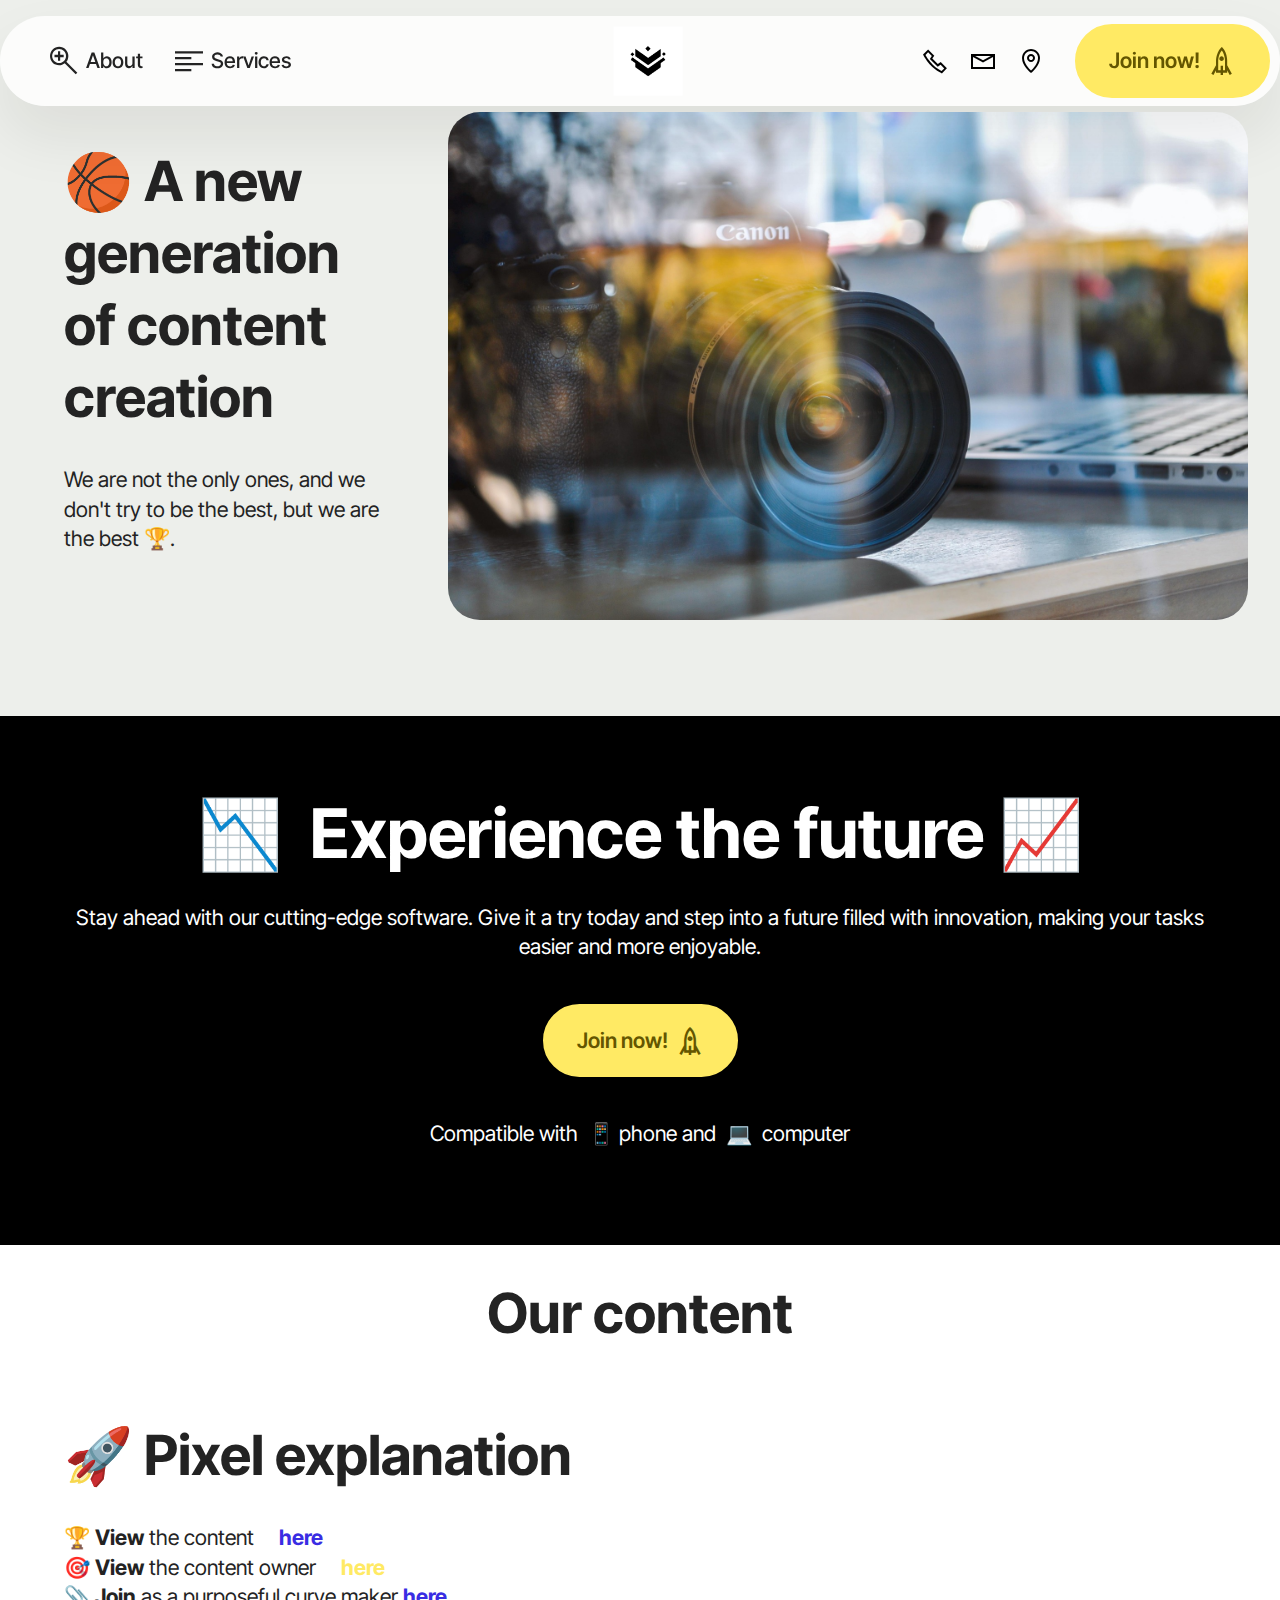
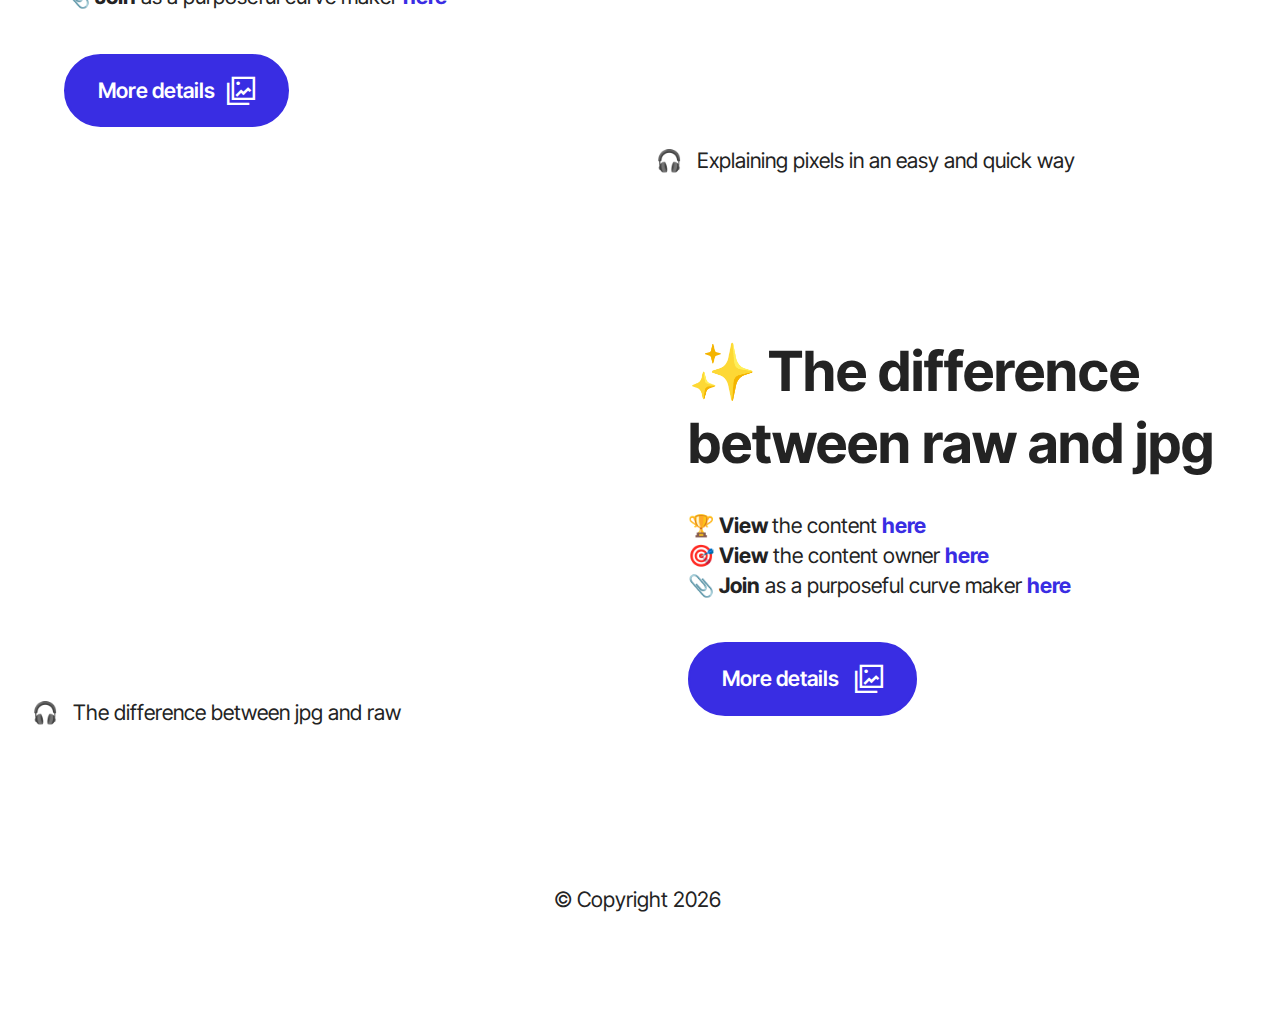
<file: index.html>
<!DOCTYPE html>
<html  >
<head>
  <!-- Site made with Mobirise Website Builder v6.0.6, https://mobirise.com -->
  <meta charset="UTF-8">
  <meta http-equiv="X-UA-Compatible" content="IE=edge">
  <meta name="generator" content="Mobirise v6.0.6, mobirise.com">
  <meta name="viewport" content="width=device-width, initial-scale=1, minimum-scale=1">
  <link rel="shortcut icon" href="assets/images/mbr-1.png" type="image/x-icon">
  <meta name="description" content="">
  
  
  <title>Home</title>
  <link rel="stylesheet" href="assets/web/assets/mobirise-icons2/mobirise2.css">
  <link rel="stylesheet" href="assets/bootstrap/css/bootstrap.min.css">
  <link rel="stylesheet" href="assets/bootstrap/css/bootstrap-grid.min.css">
  <link rel="stylesheet" href="assets/bootstrap/css/bootstrap-reboot.min.css">
  <link rel="stylesheet" href="assets/dropdown/css/style.css">
  <link rel="stylesheet" href="assets/theme/css/style.css">
  <link rel="preload" href="https://fonts.googleapis.com/css?family=Inter+Tight:100,200,300,400,500,600,700,800,900,100i,200i,300i,400i,500i,600i,700i,800i,900i&display=swap" as="style" onload="this.onload=null;this.rel='stylesheet'">
  <noscript><link rel="stylesheet" href="https://fonts.googleapis.com/css?family=Inter+Tight:100,200,300,400,500,600,700,800,900,100i,200i,300i,400i,500i,600i,700i,800i,900i&display=swap"></noscript>
  <link rel="preload" as="style" href="assets/mobirise/css/mbr-additional.css?v=aFgQM0"><link rel="stylesheet" href="assets/mobirise/css/mbr-additional.css?v=aFgQM0" type="text/css">

  
  
  
</head>
<body>
  
  <section data-bs-version="5.1" class="menu menu3 cid-uT8oaipbM6" once="menu" id="menu03-0">
	

	<nav class="navbar navbar-dropdown navbar-fixed-top navbar-expand-lg">
		<div class="container">
			<div class="navbar-brand">
				<span class="navbar-logo">
					<a href="index.html">
						<img src="assets/images/mbr-1.png" alt="ken zey" style="height: 4.3rem;">
					</a>
				</span>
				
			</div>
			<button class="navbar-toggler" type="button" data-toggle="collapse" data-bs-toggle="collapse" data-target="#navbarSupportedContent" data-bs-target="#navbarSupportedContent" aria-controls="navbarNavAltMarkup" aria-expanded="false" aria-label="Toggle navigation">
				<div class="hamburger">
					<span></span>
					<span></span>
					<span></span>
					<span></span>
				</div>
			</button>
			<div class="collapse navbar-collapse" id="navbarSupportedContent">
				<ul class="navbar-nav nav-dropdown" data-app-modern-menu="true"><li class="nav-item">
						<a class="nav-link link text-black text-primary display-4" href="index.html"><span class="mobi-mbri mobi-mbri-zoom-in mbr-iconfont mbr-iconfont-btn"></span>About</a>
					</li>
					<li class="nav-item">
						<a class="nav-link link text-black show text-primary display-4" href="index.html#video05-3" aria-expanded="false"><span class="mobi-mbri mobi-mbri-align-left mbr-iconfont mbr-iconfont-btn"></span>Services</a>
					</li></ul>
				<div class="icons-menu">
					<a class="iconfont-wrapper" href="page1.html#form03-b">
						<span class="p-2 mbr-iconfont mobi-mbri-phone mobi-mbri"></span>
					</a>
					<a class="iconfont-wrapper" href="page1.html#form03-b">
						<span class="p-2 mbr-iconfont mobi-mbri-letter mobi-mbri"></span>
					</a>
					<a class="iconfont-wrapper" href="page1.html#form03-b">
						<span class="p-2 mbr-iconfont mobi-mbri-map-pin mobi-mbri"></span>
					</a>
					
				</div>
				<div class="navbar-buttons mbr-section-btn"><a class="btn btn-danger display-4" href="page1.html"><span class="mobi-mbri mobi-mbri-rocket mbr-iconfont mbr-iconfont-btn"></span> Join now!</a></div>
			</div>
		</div>
	</nav>
</section>

<section data-bs-version="5.1" class="header1 cid-uT8owG5OhV" id="header01-1">
	

	
	

	<div class="container-fluid">
		<div class="row justify-content-center">
			<div class="col-12 col-md-12 col-lg-8 image-wrapper">
				<img class="w-100" src="assets/images/mbr.jpg" alt="Mobirise Website Builder">
			</div>
			<div class="col-12 col-lg col-md-12">
				<div class="text-wrapper align-left">
					<h1 class="mbr-section-title mbr-fonts-style mb-4 display-2"><strong>🏀 A new generation of content creation</strong></h1>
					<p class="mbr-text mbr-fonts-style mb-4 display-7">
						We are not the only ones, and we don't try to be the best, but we are the best 🏆.
					</p>
					
				</div>
			</div>
		</div>
	</div>
</section>

<section data-bs-version="5.1" class="header19 cid-uT8qOipTr6" id="header19-2">
  

  
  
  <div class="container">
    <div class="row">
      <div class="content-wrap col-12 col-md-12">
        <h1 class="mbr-section-title mbr-fonts-style mb-4 display-1">
          <strong>📉&nbsp; Experience the future 📈</strong></h1>
        <p class="mbr-fonts-style mbr-text mb-4 display-7">
          Stay ahead with our cutting-edge software. Give it a try today and step into a future filled with innovation,
          making your tasks easier and more enjoyable.
        </p>
        <div class="mbr-section-btn"><a class="btn btn-danger display-7" href="page1.html"><span class="mobi-mbri mobi-mbri-rocket mbr-iconfont mbr-iconfont-btn"></span>
            Join now!
          </a></div>
        <p class="mbr-fonts-style mbr-description mt-4 display-7">
          Compatible with&nbsp; 📱 phone and&nbsp; 💻&nbsp; computer
        </p>
      </div>
    </div>
  </div>
</section>

<section data-bs-version="5.1" class="video05 cid-uT8rcaxsiq" id="video05-3">
    

    
    

    <div class="container">
        <div class="row justify-content-center">
          <div class="col-12">
            <div class="title-wrapper mb-5">
                <h4 class="mbr-section-maintitle mbr-fonts-style mb-0 display-2"><strong>Our content</strong></h4>
            </div>
          </div>
            <div class="col-12 col-md">
                <div class="text-wrapper">
                    <h2 class="mb-4 mbr-fonts-style mbr-section-title display-2"><strong>🚀 Pixel explanation&nbsp;</strong></h2>
                    <p class="mbr-text mb-4 mbr-fonts-style display-7">🏆&nbsp;<strong>View</strong> the content&nbsp; &nbsp; &nbsp;<a href="page2.html" class="text-primary"><strong>here</strong></a><br>🎯&nbsp;<strong>View</strong> the content owner&nbsp; &nbsp; &nbsp;<a href="page2.html" class="text-danger text-primary"><strong>here</strong></a><br>📎&nbsp;<strong>Join</strong> as a purposeful curve maker <a href="page1.html" class="text-primary"><strong>here</strong></a><br></p>
                    <div class="mbr-section-btn mb-4"><a class="btn btn-primary display-7" href="page2.html"><span class="mobi-mbri mobi-mbri-photo mbr-iconfont mbr-iconfont-btn"></span>
                            More details&nbsp;</a></div>
                </div>
            </div>
            <div class="col-12 col-md-6 video-block">
                <div class="mbr-figure"><iframe class="mbr-embedded-video" src="https://www.youtube.com/embed/BjPh2HFbyQU?rel=0&amp;amp;mute=1&amp;showinfo=0&amp;autoplay=1&amp;loop=0" width="1280" height="720" frameborder="0" allowfullscreen></iframe></div>
                <p class="mbr-description mbr-fonts-style mt-3 display-4">
                    🎧&nbsp; &nbsp;Explaining pixels in an easy and quick way
                </p>
            </div>
        </div>
    </div>
</section>

<section data-bs-version="5.1" class="video05 cid-uT8rB9UYwj" id="video05-4">
    

    
    

    <div class="container">
        <div class="row justify-content-center">
          <div class="col-12">
            <div class="title-wrapper mb-5">
                
            </div>
          </div>
            <div class="col-12 col-md">
                <div class="text-wrapper">
                    <h2 class="mb-4 mbr-fonts-style mbr-section-title display-2"><strong>✨ The difference between raw and jpg</strong></h2>
                    <p class="mbr-text mb-4 mbr-fonts-style display-7">🏆&nbsp;<strong>View </strong>the content <a href="page3.html" class="text-primary"><strong>here</strong></a>
<br>🎯&nbsp;<strong>View</strong> the content owner <a href="page3.html" class="text-primary"><strong>here</strong></a>
<br>📎&nbsp;<strong>Join</strong> as a purposeful curve maker <a href="page1.html" class="text-primary"><strong>here</strong></a></p>
                    <div class="mbr-section-btn mb-4"><a class="btn btn-primary display-7" href="page3.html"><span class="mobi-mbri mobi-mbri-photo mbr-iconfont mbr-iconfont-btn"></span>
                            More details&nbsp;&nbsp;</a></div>
                </div>
            </div>
            <div class="col-12 col-md-6 video-block">
                <div class="mbr-figure"><iframe class="mbr-embedded-video" src="https://www.youtube.com/embed/uH6Lsxgx9Dg?rel=0&amp;amp;mute=1&amp;showinfo=0&amp;autoplay=1&amp;loop=1&amp;playlist=uH6Lsxgx9Dg" width="1280" height="720" frameborder="0" allowfullscreen></iframe></div>
                <p class="mbr-description mbr-fonts-style mt-3 display-4">🎧&nbsp; &nbsp;The difference between jpg and raw</p>
            </div>
        </div>
    </div>
</section>

<section data-bs-version="5.1" class="footer4 cid-v2bYqZytHE" once="footers" id="footer04-g">

    

    

    <div class="container">
        <div class="media-container-row align-center mbr-white">
            <div class="col-12">
                <p class="mbr-text mb-0 mbr-fonts-style display-7">
                    © Copyright 2026&nbsp;</p>
            </div>
        </div>
    </div>
</section><section class="display-7" style="padding: 0;align-items: center;justify-content: center;flex-wrap: wrap;    align-content: center;display: flex;position: relative;height: 4rem;"></section><script src="assets/bootstrap/js/bootstrap.bundle.min.js"></script>  <script src="assets/smoothscroll/smooth-scroll.js"></script>  <script src="assets/ytplayer/index.js"></script>  <script src="assets/dropdown/js/navbar-dropdown.js"></script>  <script src="assets/theme/js/script.js"></script>  
  
  
</body>
</html>
</file>
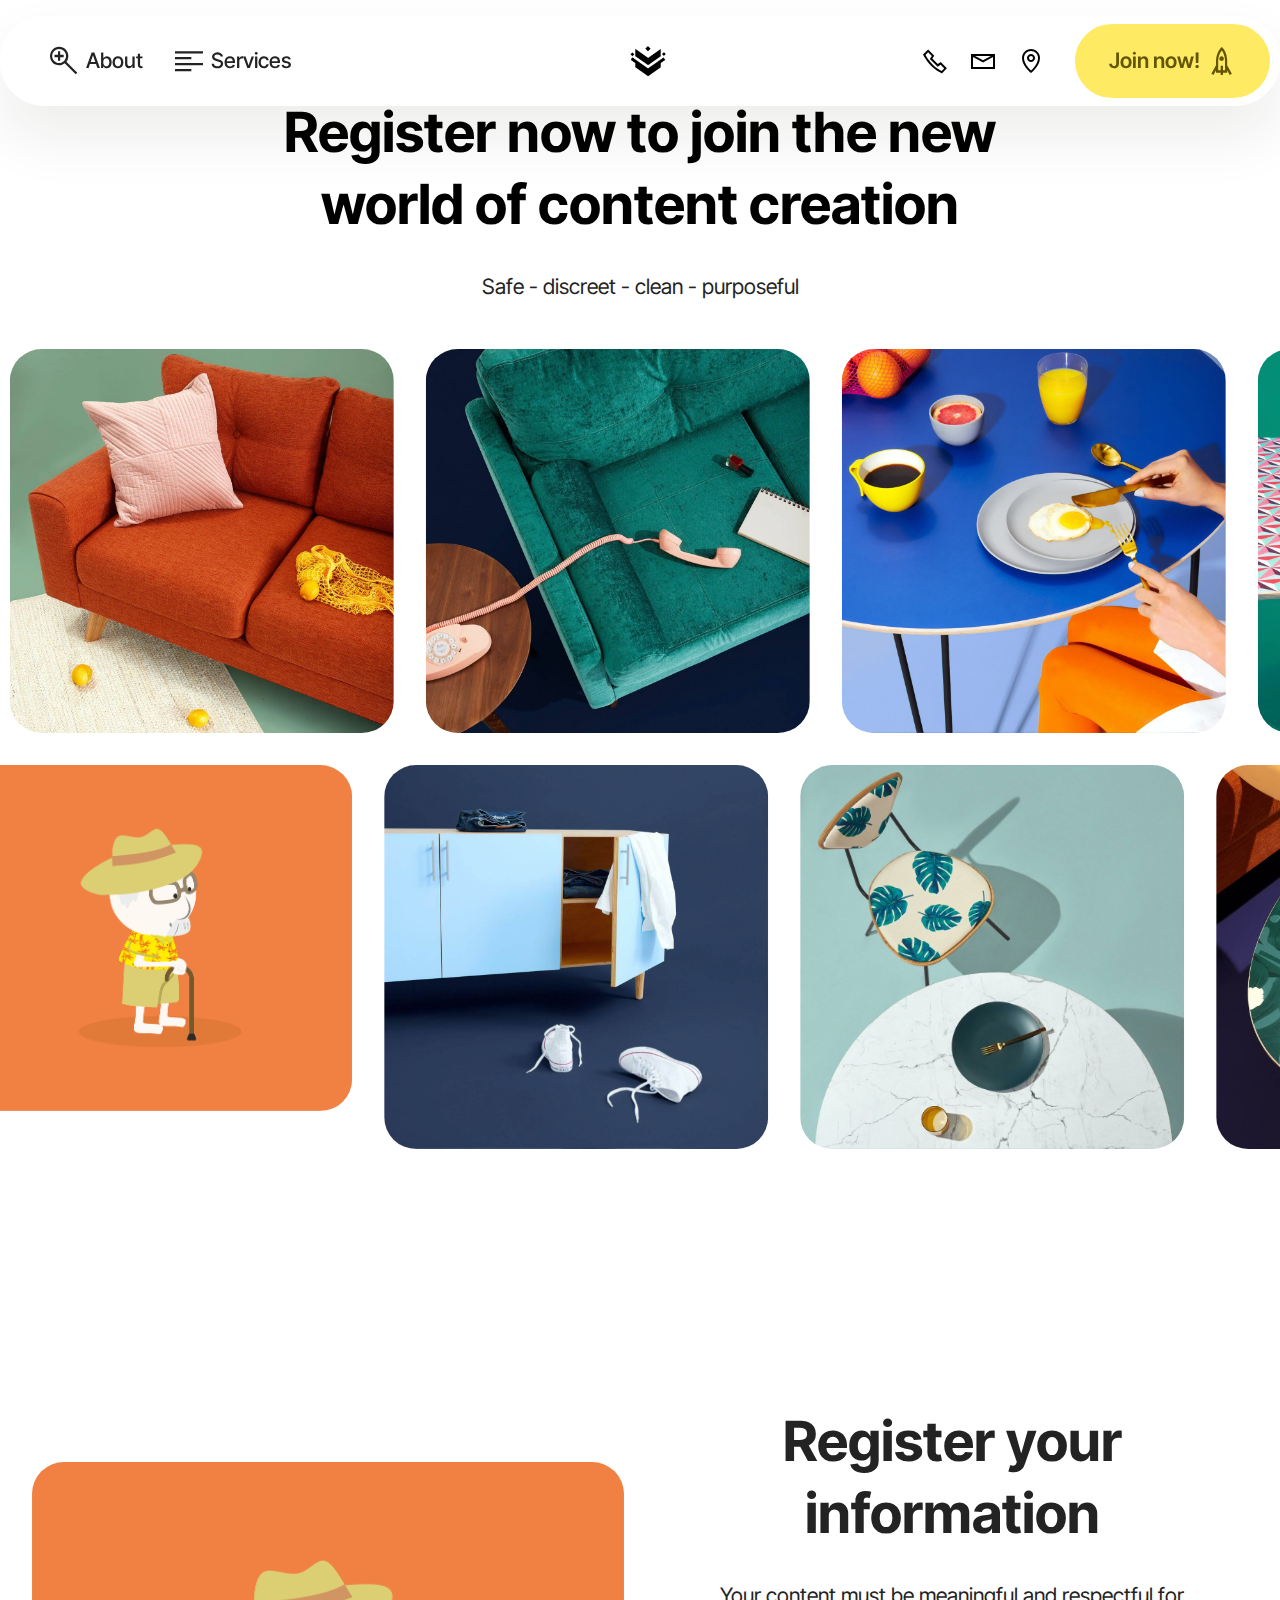
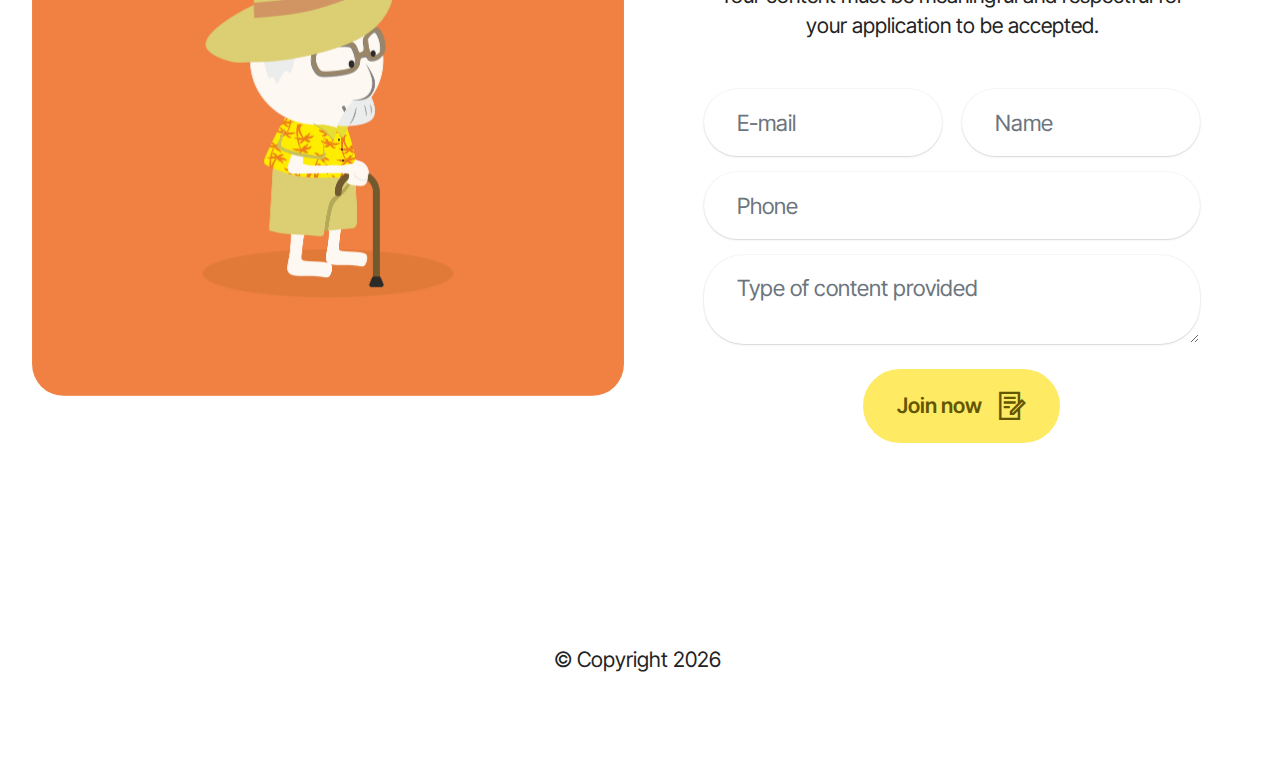
<file: page1.html>
<!DOCTYPE html>
<html  >
<head>
  <!-- Site made with Mobirise Website Builder v6.0.6, https://mobirise.com -->
  <meta charset="UTF-8">
  <meta http-equiv="X-UA-Compatible" content="IE=edge">
  <meta name="generator" content="Mobirise v6.0.6, mobirise.com">
  <meta name="viewport" content="width=device-width, initial-scale=1, minimum-scale=1">
  <link rel="shortcut icon" href="assets/images/mbr-1.png" type="image/x-icon">
  <meta name="description" content="">
  
  
  <title>Page 1</title>
  <link rel="stylesheet" href="assets/web/assets/mobirise-icons2/mobirise2.css">
  <link rel="stylesheet" href="assets/bootstrap/css/bootstrap.min.css">
  <link rel="stylesheet" href="assets/bootstrap/css/bootstrap-grid.min.css">
  <link rel="stylesheet" href="assets/bootstrap/css/bootstrap-reboot.min.css">
  <link rel="stylesheet" href="assets/dropdown/css/style.css">
  <link rel="stylesheet" href="assets/theme/css/style.css">
  <link rel="preload" href="https://fonts.googleapis.com/css?family=Inter+Tight:100,200,300,400,500,600,700,800,900,100i,200i,300i,400i,500i,600i,700i,800i,900i&display=swap" as="style" onload="this.onload=null;this.rel='stylesheet'">
  <noscript><link rel="stylesheet" href="https://fonts.googleapis.com/css?family=Inter+Tight:100,200,300,400,500,600,700,800,900,100i,200i,300i,400i,500i,600i,700i,800i,900i&display=swap"></noscript>
  <link rel="preload" as="style" href="assets/mobirise/css/mbr-additional.css?v=cAdMZ3"><link rel="stylesheet" href="assets/mobirise/css/mbr-additional.css?v=cAdMZ3" type="text/css">

  
  
  
</head>
<body>
  
  <section data-bs-version="5.1" class="menu menu3 cid-uT8oaipbM6" once="menu" id="menu03-7">
	

	<nav class="navbar navbar-dropdown navbar-fixed-top navbar-expand-lg">
		<div class="container">
			<div class="navbar-brand">
				<span class="navbar-logo">
					<a href="index.html">
						<img src="assets/images/mbr-1.png" alt="ken zey" style="height: 4.3rem;">
					</a>
				</span>
				
			</div>
			<button class="navbar-toggler" type="button" data-toggle="collapse" data-bs-toggle="collapse" data-target="#navbarSupportedContent" data-bs-target="#navbarSupportedContent" aria-controls="navbarNavAltMarkup" aria-expanded="false" aria-label="Toggle navigation">
				<div class="hamburger">
					<span></span>
					<span></span>
					<span></span>
					<span></span>
				</div>
			</button>
			<div class="collapse navbar-collapse" id="navbarSupportedContent">
				<ul class="navbar-nav nav-dropdown" data-app-modern-menu="true"><li class="nav-item">
						<a class="nav-link link text-black text-primary display-4" href="index.html"><span class="mobi-mbri mobi-mbri-zoom-in mbr-iconfont mbr-iconfont-btn"></span>About</a>
					</li>
					<li class="nav-item">
						<a class="nav-link link text-black show text-primary display-4" href="index.html#video05-3" aria-expanded="false"><span class="mobi-mbri mobi-mbri-align-left mbr-iconfont mbr-iconfont-btn"></span>Services</a>
					</li></ul>
				<div class="icons-menu">
					<a class="iconfont-wrapper" href="page1.html#form03-b">
						<span class="p-2 mbr-iconfont mobi-mbri-phone mobi-mbri"></span>
					</a>
					<a class="iconfont-wrapper" href="page1.html#form03-b">
						<span class="p-2 mbr-iconfont mobi-mbri-letter mobi-mbri"></span>
					</a>
					<a class="iconfont-wrapper" href="page1.html#form03-b">
						<span class="p-2 mbr-iconfont mobi-mbri-map-pin mobi-mbri"></span>
					</a>
					
				</div>
				<div class="navbar-buttons mbr-section-btn"><a class="btn btn-danger display-4" href="page1.html"><span class="mobi-mbri mobi-mbri-rocket mbr-iconfont mbr-iconfont-btn"></span> Join now!</a></div>
			</div>
		</div>
	</nav>
</section>

<section data-bs-version="5.1" class="gallery4 cid-v1CnqL2PqK" id="gallery04-a">
  
  
  <div class="container-fluid gallery-wrapper">
    <div class="row justify-content-center">
      <div class="col-12 content-head">
        <div class="mbr-section-head mb-5">
          <h4 class="mbr-section-title mbr-fonts-style align-center mb-0 display-2"><strong>Register now to join the new world of content creation</strong></h4>
          <h5 class="mbr-section-subtitle mbr-fonts-style align-center mb-0 mt-4 display-7">Safe - discreet - clean - purposeful</h5>
        </div>
      </div>
    </div>
    <div class="grid-container">
      <div class="grid-container-1" style="transform: translate3d(-200px, 0px, 0px);">
        <div class="grid-item">
          <img src="assets/images/gallery01.jpg" alt="Mobirise Website Builder">
        </div>
        <div class="grid-item">
          <img src="assets/images/gallery02.jpg" alt="Mobirise Website Builder">
        </div>
        <div class="grid-item">
          <img src="assets/images/gallery03.jpg" alt="Mobirise Website Builder">
        </div>
        <div class="grid-item">
          <img src="assets/images/gallery04.jpg" alt="Mobirise Website Builder">
        </div>
      </div>
      <div class="grid-container-2" style="transform: translate3d(-70px, 0px, 0px);">
        <div class="grid-item">
          <img src="assets/images/gallery05.jpg" alt="Mobirise Website Builder">
        </div>
        <div class="grid-item">
          <img src="assets/images/mbr-819x738.png" alt="Mobirise Website Builder">
        </div>
        <div class="grid-item">
          <img src="assets/images/gallery07.jpg" alt="Mobirise Website Builder">
        </div>
        <div class="grid-item">
          <img src="assets/images/gallery10.jpg" alt="Mobirise Website Builder">
        </div>
      </div>
    </div>
  </div>
</section>

<section data-bs-version="5.1" class="form03 cid-v1CnLlspab" id="form03-b">
    

    

    <div class="container">
        <div class="row justify-content-center">
            <div class="col-12 col-lg item-wrapper">
                <div class="mbr-section-head mb-5">
                    <h3 class="mbr-section-title mbr-fonts-style align-center mb-0 display-2"><strong>Register your information</strong></h3>
                    <h4 class="mbr-section-subtitle mbr-fonts-style align-center mb-0 mt-4 display-7">Your content must be meaningful and respectful for your application to be accepted.</h4>
                </div>
                <div class="col-lg-12 mx-auto mbr-form" data-form-type="formoid">
                    <form action="https://mobirise.eu/" method="POST" class="mbr-form form-with-styler" data-form-title="Form Name"><input type="hidden" name="email" data-form-email="true" value="X9p8PW5va+8dssWcCx81+3VNXkUvv7/0LXSNVaDAXt2BcJ8H76G15q6e29pTCMr53NRRJjcj6t6qGks2TOiwAe1KOoM523d34Cf4Vg3tMkaqntr82FUwfOisE+lWpc4z">
                        <div class="row">
                            <div hidden="hidden" data-form-alert="" class="alert alert-success col-12">Thank you, your request has been successfully registered and the team will contact you.!</div>
                            <div hidden="hidden" data-form-alert-danger="" class="alert alert-danger col-12">
                                Oops...! some problem!
                            </div>
                        </div>
                        <div class="dragArea row">
                            <div class="col-md col-sm-12 form-group mb-3 mb-3" data-for="name">
                                <input type="text" name="name" placeholder="Name" data-form-field="name" class="form-control" value="" id="name-form03-b">
                            </div>
                            <div class="col-md col-sm-12 form-group mb-3 mb-3" data-for="email">
                                <input type="email" name="email" placeholder="E-mail" data-form-field="email" class="form-control" value="" id="email-form03-b">
                            </div>
                            <div class="col-12 form-group mb-3 mb-3" data-for="phone">
                                <input type="tel" name="phone" placeholder="Phone" data-form-field="phone" class="form-control" value="" id="phone-form03-b">
                            </div>
                            <div class="col-12 form-group mb-3 mb-3" data-for="textarea">
                                <textarea name="textarea" placeholder="Type of content provided" data-form-field="textarea" class="form-control" id="textarea-form03-b"></textarea>
                            </div>
                            <div class="col-lg-12 col-md-12 col-sm-12 align-center mbr-section-btn"><button type="submit" class="btn btn-danger display-7"><span class="mobi-mbri mobi-mbri-contact-form mbr-iconfont mbr-iconfont-btn"></span>
                                    Join now&nbsp;&nbsp;</button></div>
                        </div>
                    </form>
                </div>


            </div>
            <div class="col-12 col-lg-6">
                <div class="image-wrapper">
                    <img class="w-100" src="assets/images/mbr-1187x1070.png" alt="Mobirise Website Builder">
                </div>
            </div>

        </div>
    </div>
</section>

<section data-bs-version="5.1" class="footer4 cid-v2bYqZytHE" once="footers" id="footer04-g">

    

    

    <div class="container">
        <div class="media-container-row align-center mbr-white">
            <div class="col-12">
                <p class="mbr-text mb-0 mbr-fonts-style display-7">
                    © Copyright 2026&nbsp;</p>
            </div>
        </div>
    </div>
</section><section class="display-7" style="padding: 0;align-items: center;justify-content: center;flex-wrap: wrap;    align-content: center;display: flex;position: relative;height: 4rem;"><a href="https://mobiri.se/" style="flex: 1 1;height: 4rem;position: absolute;width: 100%;z-index: 1;"><img alt="" style="height: 4rem;" src="[data-uri]"></a><p style="margin: 0;text-align: center;" class="display-7">&#8204;</p></section><script src="assets/bootstrap/js/bootstrap.bundle.min.js"></script>  <script src="assets/smoothscroll/smooth-scroll.js"></script>  <script src="assets/ytplayer/index.js"></script>  <script src="assets/dropdown/js/navbar-dropdown.js"></script>  <script src="assets/scrollgallery/scroll-gallery.js"></script>  <script src="assets/theme/js/script.js"></script>  <script src="assets/formoid/formoid.min.js"></script>  
  
  
</body>
</html>
</file>
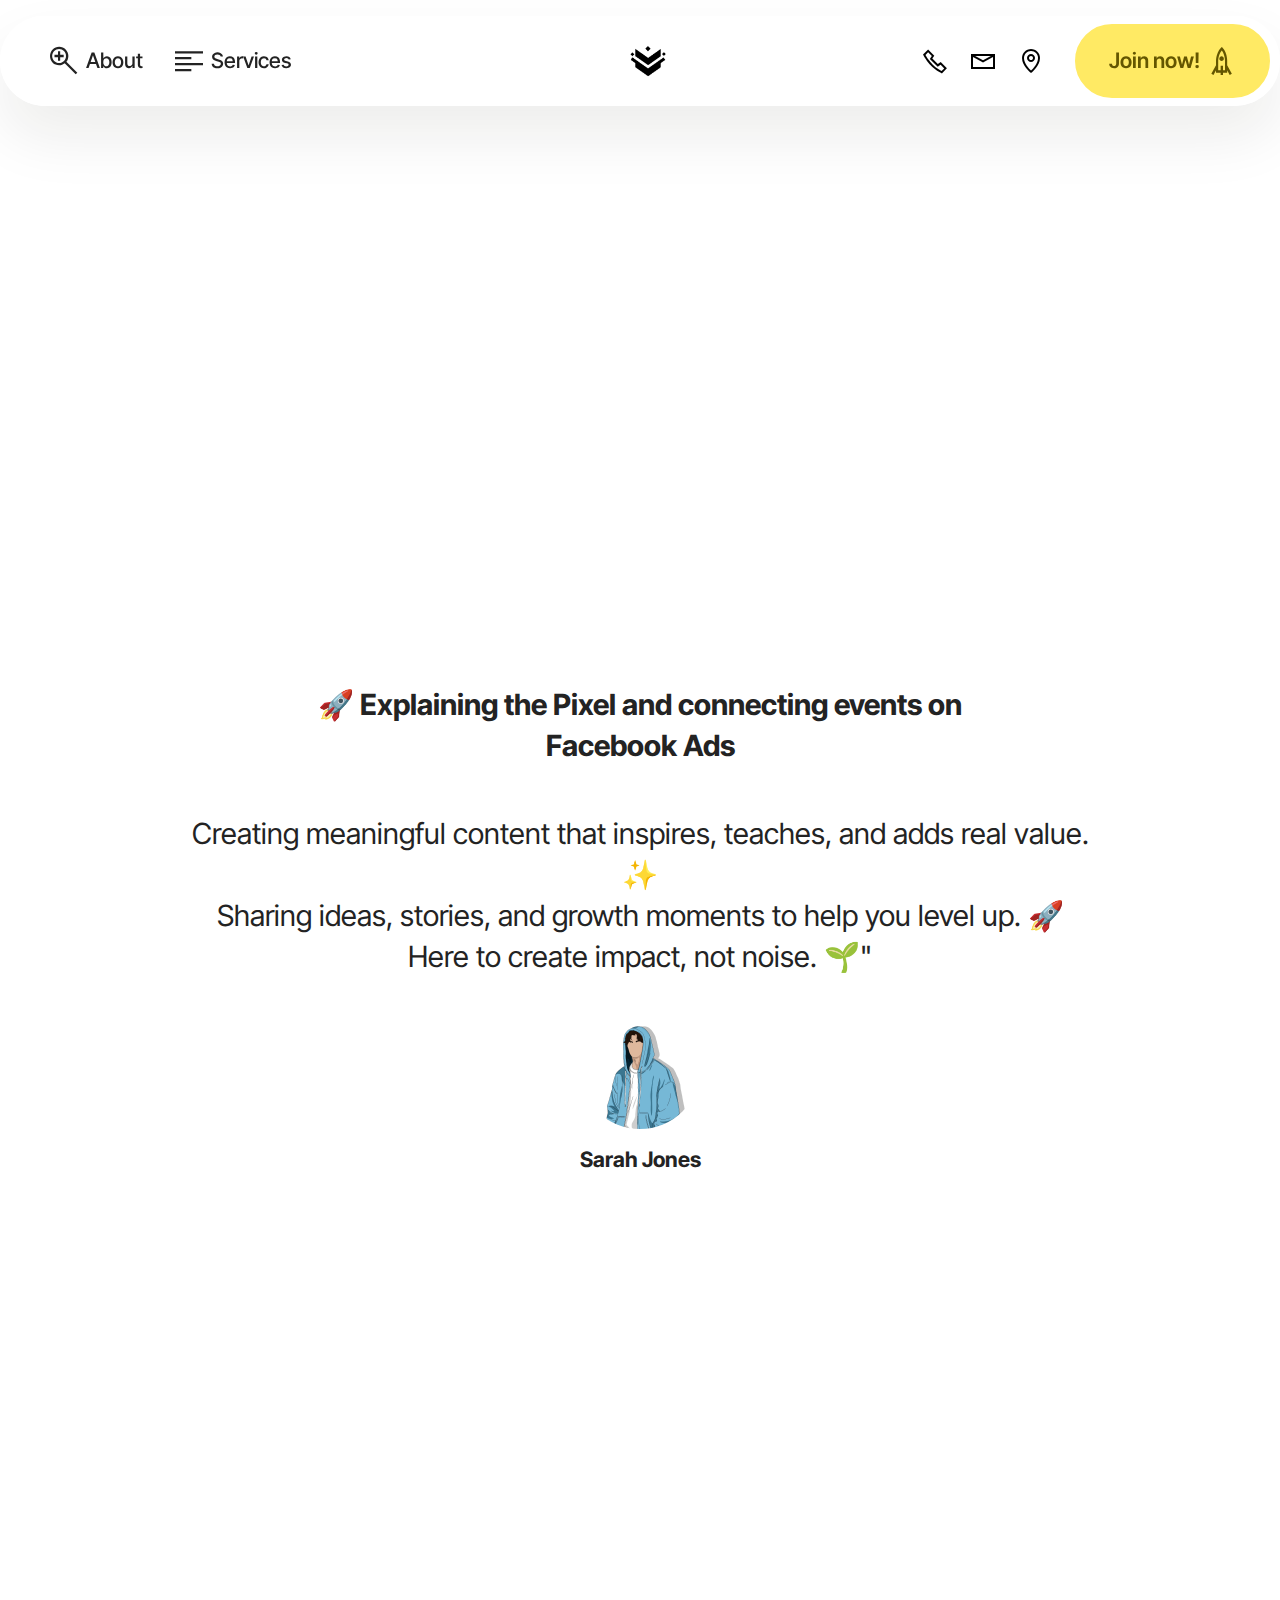
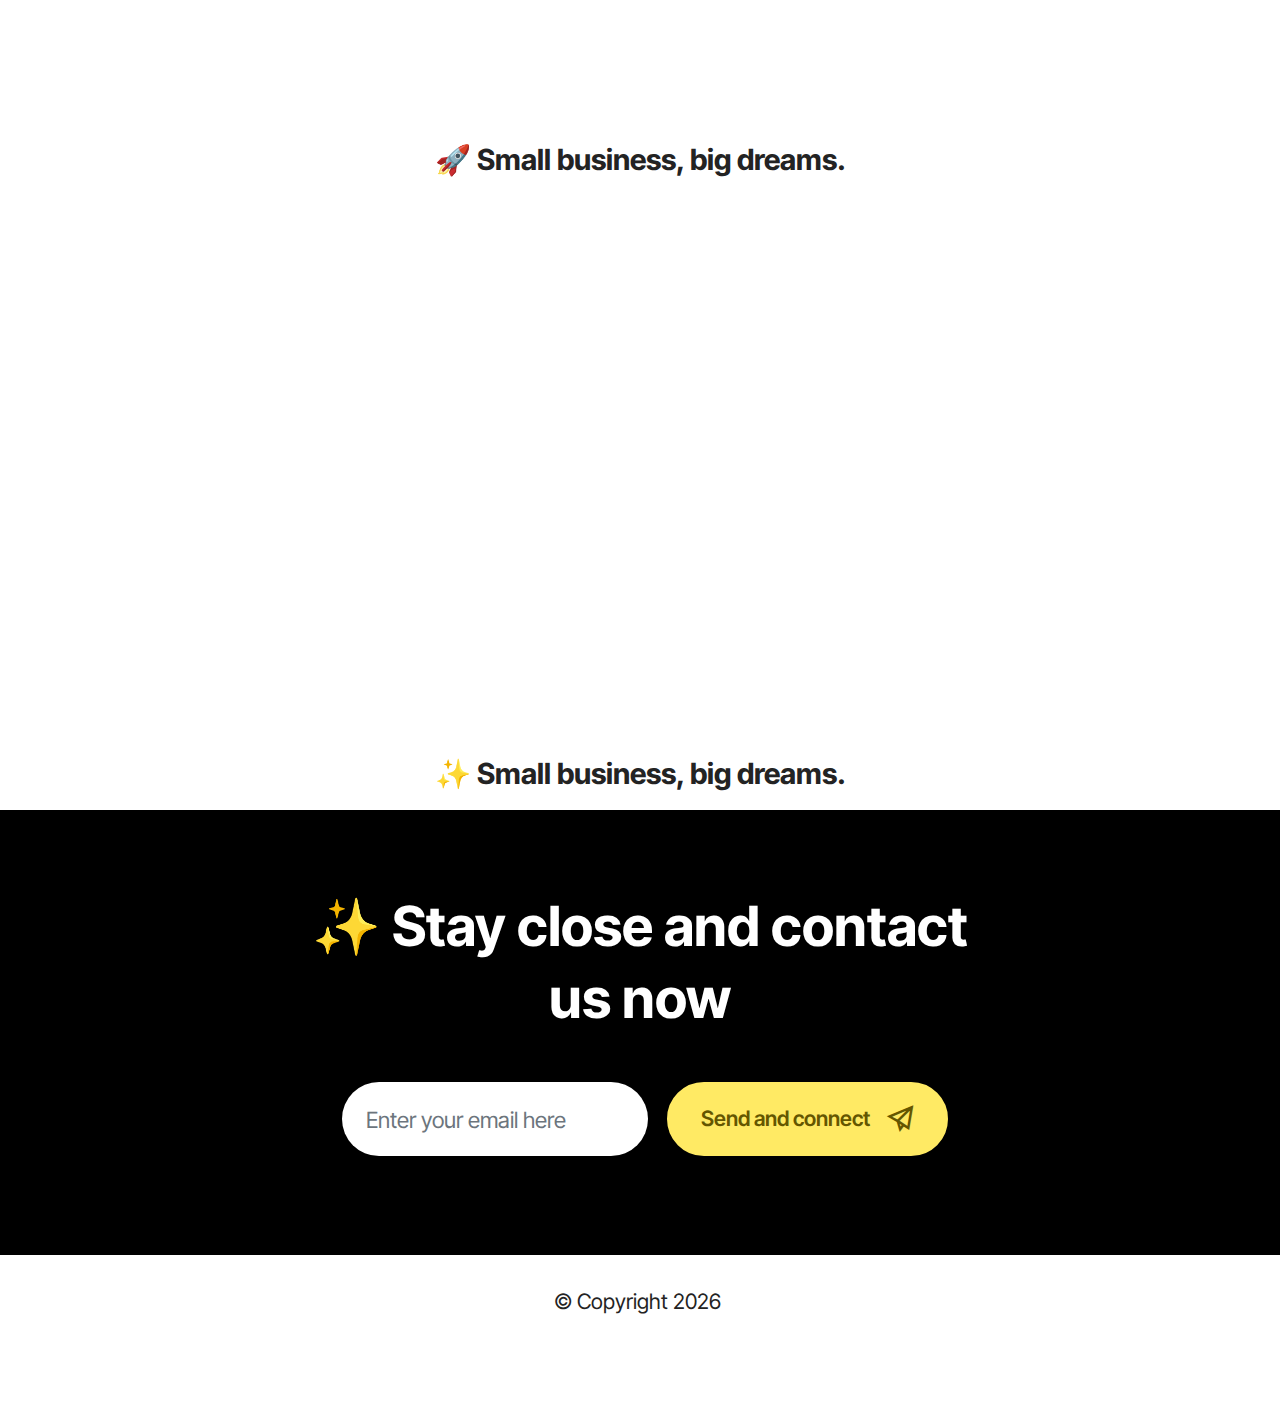
<file: page2.html>
<!DOCTYPE html>
<html  >
<head>
  <!-- Site made with Mobirise Website Builder v6.0.6, https://mobirise.com -->
  <meta charset="UTF-8">
  <meta http-equiv="X-UA-Compatible" content="IE=edge">
  <meta name="generator" content="Mobirise v6.0.6, mobirise.com">
  <meta name="viewport" content="width=device-width, initial-scale=1, minimum-scale=1">
  <link rel="shortcut icon" href="assets/images/mbr-1.png" type="image/x-icon">
  <meta name="description" content="">
  
  
  <title>Page 2</title>
  <link rel="stylesheet" href="assets/web/assets/mobirise-icons2/mobirise2.css">
  <link rel="stylesheet" href="assets/bootstrap/css/bootstrap.min.css">
  <link rel="stylesheet" href="assets/bootstrap/css/bootstrap-grid.min.css">
  <link rel="stylesheet" href="assets/bootstrap/css/bootstrap-reboot.min.css">
  <link rel="stylesheet" href="assets/dropdown/css/style.css">
  <link rel="stylesheet" href="assets/theme/css/style.css">
  <link rel="preload" href="https://fonts.googleapis.com/css?family=Inter+Tight:100,200,300,400,500,600,700,800,900,100i,200i,300i,400i,500i,600i,700i,800i,900i&display=swap" as="style" onload="this.onload=null;this.rel='stylesheet'">
  <noscript><link rel="stylesheet" href="https://fonts.googleapis.com/css?family=Inter+Tight:100,200,300,400,500,600,700,800,900,100i,200i,300i,400i,500i,600i,700i,800i,900i&display=swap"></noscript>
  <link rel="preload" as="style" href="assets/mobirise/css/mbr-additional.css?v=oykgrD"><link rel="stylesheet" href="assets/mobirise/css/mbr-additional.css?v=oykgrD" type="text/css">

  
  
  
</head>
<body>
  
  <section data-bs-version="5.1" class="menu menu3 cid-uT8oaipbM6" once="menu" id="menu03-c">
	

	<nav class="navbar navbar-dropdown navbar-fixed-top navbar-expand-lg">
		<div class="container">
			<div class="navbar-brand">
				<span class="navbar-logo">
					<a href="index.html">
						<img src="assets/images/mbr-1.png" alt="ken zey" style="height: 4.3rem;">
					</a>
				</span>
				
			</div>
			<button class="navbar-toggler" type="button" data-toggle="collapse" data-bs-toggle="collapse" data-target="#navbarSupportedContent" data-bs-target="#navbarSupportedContent" aria-controls="navbarNavAltMarkup" aria-expanded="false" aria-label="Toggle navigation">
				<div class="hamburger">
					<span></span>
					<span></span>
					<span></span>
					<span></span>
				</div>
			</button>
			<div class="collapse navbar-collapse" id="navbarSupportedContent">
				<ul class="navbar-nav nav-dropdown" data-app-modern-menu="true"><li class="nav-item">
						<a class="nav-link link text-black text-primary display-4" href="index.html"><span class="mobi-mbri mobi-mbri-zoom-in mbr-iconfont mbr-iconfont-btn"></span>About</a>
					</li>
					<li class="nav-item">
						<a class="nav-link link text-black show text-primary display-4" href="index.html#video05-3" aria-expanded="false"><span class="mobi-mbri mobi-mbri-align-left mbr-iconfont mbr-iconfont-btn"></span>Services</a>
					</li></ul>
				<div class="icons-menu">
					<a class="iconfont-wrapper" href="page1.html#form03-b">
						<span class="p-2 mbr-iconfont mobi-mbri-phone mobi-mbri"></span>
					</a>
					<a class="iconfont-wrapper" href="page1.html#form03-b">
						<span class="p-2 mbr-iconfont mobi-mbri-letter mobi-mbri"></span>
					</a>
					<a class="iconfont-wrapper" href="page1.html#form03-b">
						<span class="p-2 mbr-iconfont mobi-mbri-map-pin mobi-mbri"></span>
					</a>
					
				</div>
				<div class="navbar-buttons mbr-section-btn"><a class="btn btn-danger display-4" href="page1.html"><span class="mobi-mbri mobi-mbri-rocket mbr-iconfont mbr-iconfont-btn"></span> Join now!</a></div>
			</div>
		</div>
	</nav>
</section>

<section data-bs-version="5.1" class="video02 cid-v1CoIdrazq" id="video02-e">
  

  
  

  <div class="container">
    <div class="row justify-content-center">
      <div class="mbr-figure col-12 mb-5 col-md-9"><iframe class="mbr-embedded-video" src="https://www.youtube.com/embed/BjPh2HFbyQU?rel=0&amp;amp;mute=1&amp;showinfo=0&amp;autoplay=1&amp;loop=1&amp;playlist=BjPh2HFbyQU" width="1280" height="720" frameborder="0" allowfullscreen></iframe></div>
    </div>
    <div class="row justify-content-center">
      <div class="col-12 content-text">
        <h4 class="mbr-description mbr-fonts-style mb-3 align-center display-5"><strong>🚀 Explaining the Pixel and connecting events on Facebook Ads</strong></h4>
        
      </div>
    </div>
  </div>
</section>

<section data-bs-version="5.1" class="people07 cid-v1CpNhmgJI" id="people07-f">
    
    <div class="container">
        <div class="row justify-content-center">
            <div class="col-md-12 col-lg-9">
                <p class="card-text mbr-fonts-style display-5">Creating meaningful content that inspires, teaches, and adds real value. ✨<br>Sharing ideas, stories, and growth moments to help you level up. 🚀<br>Here to create impact, not noise. 🌱"</p>
                <div class="img-wrapper mt-4 justify-content-center">
                    <img src="assets/images/mbr-240x320.png" alt="" data-slide-to="0" data-bs-slide-to="0">
                </div>
                <p class="card-title mbr-fonts-style mt-3 display-7">
                    <strong>Sarah Jones</strong>
                </p>
            </div>
        </div>
    </div>
</section>

<section data-bs-version="5.1" class="video02 cid-v2hzWsCriI" id="video02-p">
  

  
  

  <div class="container">
    <div class="row justify-content-center">
      <div class="mbr-figure col-12 mb-5 col-md-9"><iframe class="mbr-embedded-video" src="https://www.youtube.com/embed/Hl7sozxmC3M?rel=0&amp;amp;mute=1&amp;showinfo=0&amp;autoplay=1&amp;loop=1&amp;playlist=Hl7sozxmC3M" width="1280" height="720" frameborder="0" allowfullscreen></iframe></div>
    </div>
    <div class="row justify-content-center">
      <div class="col-12 content-text">
        <h4 class="mbr-description mbr-fonts-style mb-3 align-center display-5">
          <strong>🚀 Small business, big dreams.</strong>
        </h4>
        
      </div>
    </div>
  </div>
</section>

<section data-bs-version="5.1" class="video02 cid-v2hzXgzYoh" id="video02-q">
  

  
  

  <div class="container">
    <div class="row justify-content-center">
      <div class="mbr-figure col-12 mb-5 col-md-9"><iframe class="mbr-embedded-video" src="https://www.youtube.com/embed/gRyofUYnqzE?rel=0&amp;amp;mute=1&amp;showinfo=0&amp;autoplay=1&amp;loop=1&amp;playlist=gRyofUYnqzE" width="1280" height="720" frameborder="0" allowfullscreen></iframe></div>
    </div>
    <div class="row justify-content-center">
      <div class="col-12 content-text">
        <h4 class="mbr-description mbr-fonts-style mb-3 align-center display-5">
          <strong>✨ Small business, big dreams.</strong>
        </h4>
        
      </div>
    </div>
  </div>
</section>

<section data-bs-version="5.1" class="form1 cid-v2fk9KZitJ" id="form01-h">
	

	

	<div class="container">
		<div class="row content-wrapper justify-content-center">
			<div class="col-lg-7 mbr-form">
				<div class="col-lg-12 col-md-12 col-sm-12">
					<h5 class="mbr-section-title mbr-fonts-style mb-5 display-2"><strong>✨ Stay close and contact us now</strong></h5>
				</div>

				<div class="text-wrapper align-left" data-form-type="formoid">
					<!--Formbuilder Form-->
					<form action="https://mobirise.eu/" method="POST" class="mbr-form form-with-styler" data-form-title="Form Name"><input type="hidden" name="email" data-form-email="true" value="PRC9rAuglsvL14QkDiEfUGvZezZo4aEt1Ov6t3yHVSLmTDTWAD4R/uuYlTaqbXeF5fR+6zT/a7rt85PIKuCXoBjNMnt2+YEqXIrxDxWivYB1lSA6GXgKQRgGh+FPIeEW">
						<div class="row">
							<div hidden="hidden" data-form-alert="" class="alert alert-success col-12">Thank you, we will contact you immediately, you creative genius!</div>
							<div hidden="hidden" data-form-alert-danger="" class="alert alert-danger col-12">
								Oops...! some problem!
							</div>
						</div>
						<div class="dragArea row">
							<div data-for="email" class="col-lg-6 col-md-6 col-sm-12 form-group">
								<input type="email" name="email" placeholder="Enter your email here" data-form-field="email" class="form-control display-7" value="" id="email-form01-h">
							</div>
							<div class="col-auto mbr-section-btn"><button type="submit" class="w-100 w-100 w-100 w-100 w-100 w-100 btn btn-danger display-7"><span class="mobi-mbri mobi-mbri-paper-plane mbr-iconfont mbr-iconfont-btn"></span>Send and connect&nbsp;&nbsp;</button></div>
						</div>
					</form>
					<!--Formbuilder Form-->
				</div>
			</div>
		</div>
	</div>
</section>

<section data-bs-version="5.1" class="footer4 cid-v2bYqZytHE" once="footers" id="footer04-g">

    

    

    <div class="container">
        <div class="media-container-row align-center mbr-white">
            <div class="col-12">
                <p class="mbr-text mb-0 mbr-fonts-style display-7">
                    © Copyright 2026&nbsp;</p>
            </div>
        </div>
    </div>
</section><section class="display-7" style="padding: 0;align-items: center;justify-content: center;flex-wrap: wrap;    align-content: center;display: flex;position: relative;height: 4rem;"><p style="margin: 0;text-align: center;" class="display-7">&#8204;</p></section><script src="assets/bootstrap/js/bootstrap.bundle.min.js"></script>  <script src="assets/smoothscroll/smooth-scroll.js"></script>  <script src="assets/ytplayer/index.js"></script>  <script src="assets/dropdown/js/navbar-dropdown.js"></script>  <script src="assets/playervimeo/vimeo_player.js"></script>  <script src="assets/theme/js/script.js"></script>  <script src="assets/formoid/formoid.min.js"></script>  
  
  
</body>
</html>
</file>
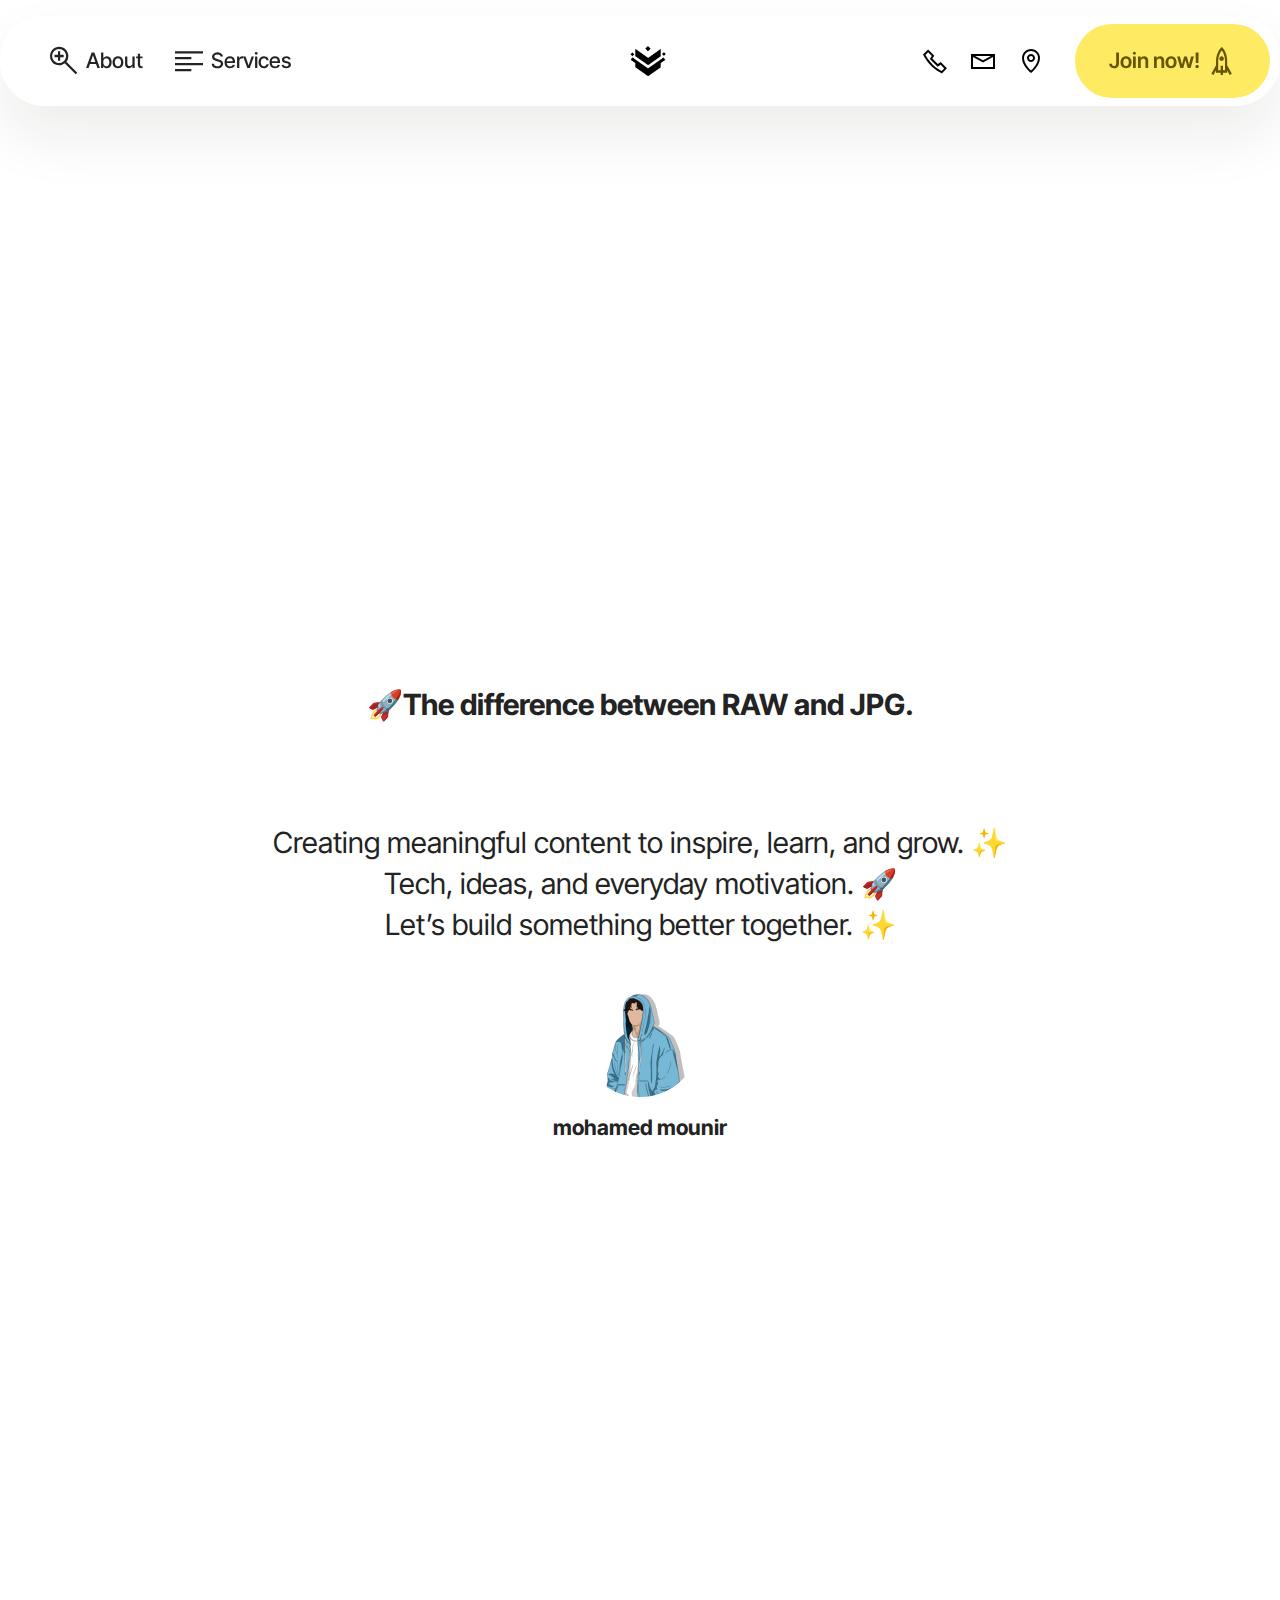
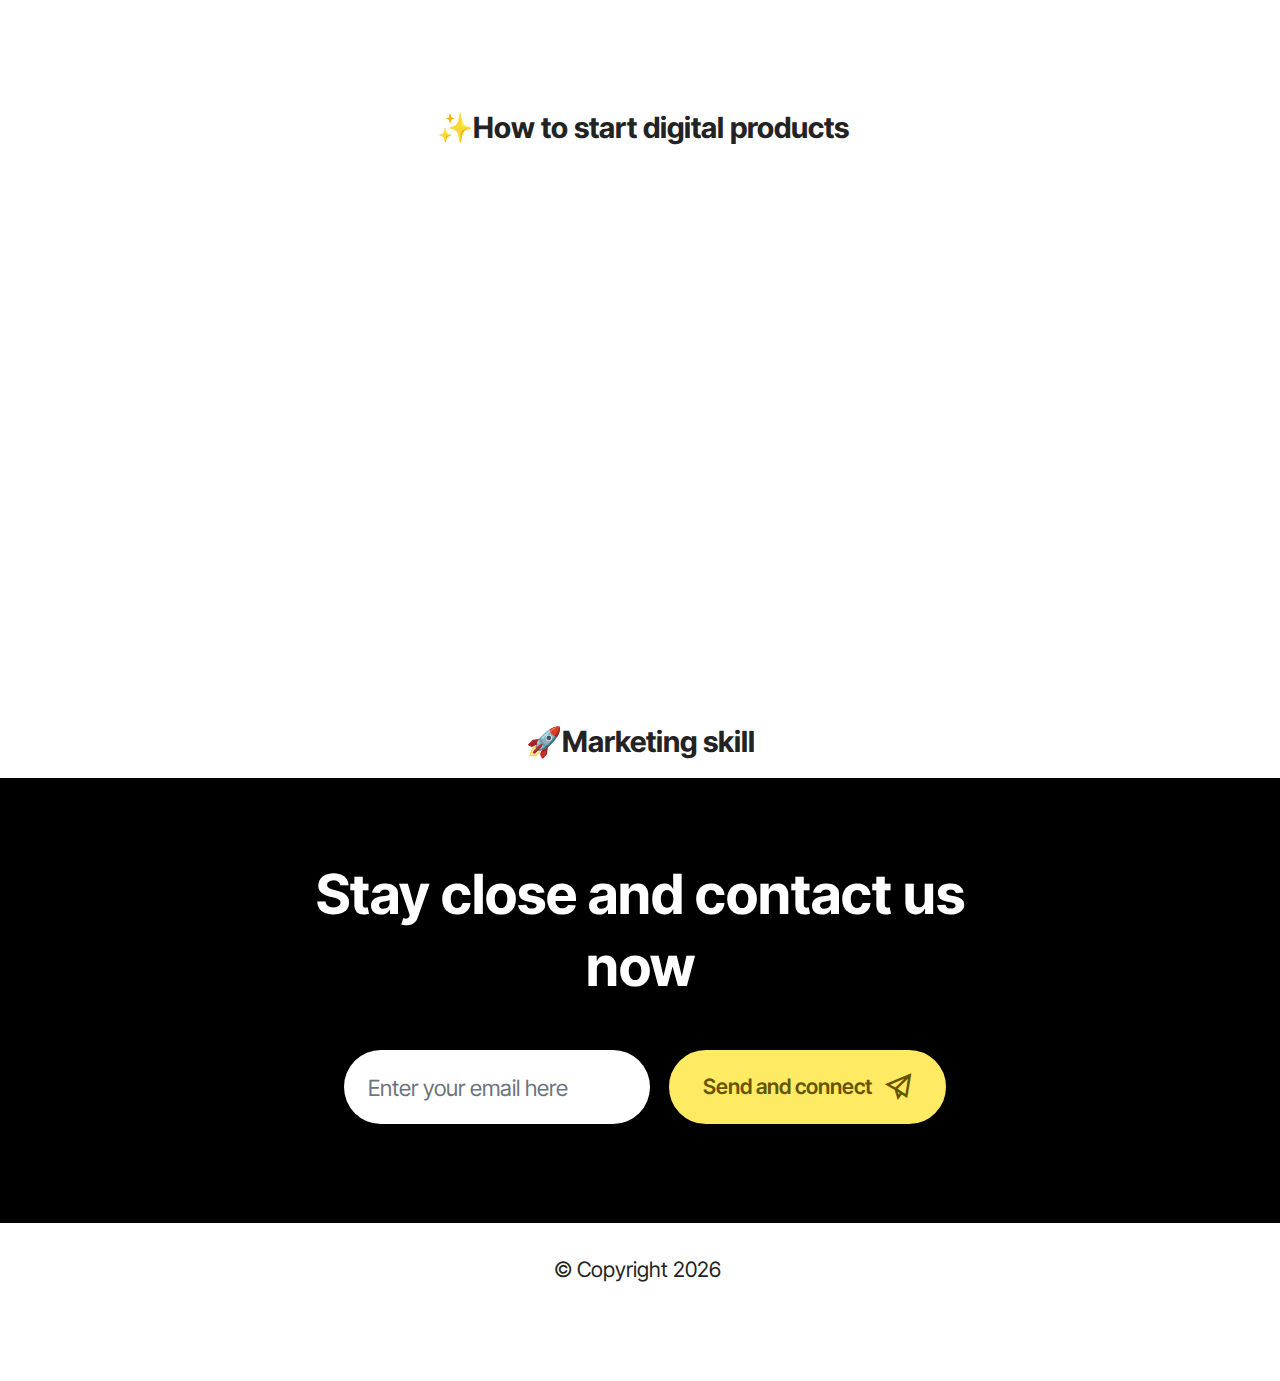
<file: page3.html>
<!DOCTYPE html>
<html  >
<head>
  <!-- Site made with Mobirise Website Builder v6.0.6, https://mobirise.com -->
  <meta charset="UTF-8">
  <meta http-equiv="X-UA-Compatible" content="IE=edge">
  <meta name="generator" content="Mobirise v6.0.6, mobirise.com">
  <meta name="viewport" content="width=device-width, initial-scale=1, minimum-scale=1">
  <link rel="shortcut icon" href="assets/images/mbr-1.png" type="image/x-icon">
  <meta name="description" content="">
  
  
  <title>Page 3</title>
  <link rel="stylesheet" href="assets/web/assets/mobirise-icons2/mobirise2.css">
  <link rel="stylesheet" href="assets/bootstrap/css/bootstrap.min.css">
  <link rel="stylesheet" href="assets/bootstrap/css/bootstrap-grid.min.css">
  <link rel="stylesheet" href="assets/bootstrap/css/bootstrap-reboot.min.css">
  <link rel="stylesheet" href="assets/dropdown/css/style.css">
  <link rel="stylesheet" href="assets/theme/css/style.css">
  <link rel="preload" href="https://fonts.googleapis.com/css?family=Inter+Tight:100,200,300,400,500,600,700,800,900,100i,200i,300i,400i,500i,600i,700i,800i,900i&display=swap" as="style" onload="this.onload=null;this.rel='stylesheet'">
  <noscript><link rel="stylesheet" href="https://fonts.googleapis.com/css?family=Inter+Tight:100,200,300,400,500,600,700,800,900,100i,200i,300i,400i,500i,600i,700i,800i,900i&display=swap"></noscript>
  <link rel="preload" as="style" href="assets/mobirise/css/mbr-additional.css?v=AmCRma"><link rel="stylesheet" href="assets/mobirise/css/mbr-additional.css?v=AmCRma" type="text/css">

  
  
  
</head>
<body>
  
  <section data-bs-version="5.1" class="menu menu3 cid-v2ft7GPmnF" once="menu" id="menu03-i">
	

	<nav class="navbar navbar-dropdown navbar-fixed-top navbar-expand-lg">
		<div class="container">
			<div class="navbar-brand">
				<span class="navbar-logo">
					<a href="index.html">
						<img src="assets/images/mbr-1.png" alt="ken zey" style="height: 4.3rem;">
					</a>
				</span>
				
			</div>
			<button class="navbar-toggler" type="button" data-toggle="collapse" data-bs-toggle="collapse" data-target="#navbarSupportedContent" data-bs-target="#navbarSupportedContent" aria-controls="navbarNavAltMarkup" aria-expanded="false" aria-label="Toggle navigation">
				<div class="hamburger">
					<span></span>
					<span></span>
					<span></span>
					<span></span>
				</div>
			</button>
			<div class="collapse navbar-collapse" id="navbarSupportedContent">
				<ul class="navbar-nav nav-dropdown" data-app-modern-menu="true"><li class="nav-item">
						<a class="nav-link link text-black text-primary display-4" href="index.html"><span class="mobi-mbri mobi-mbri-zoom-in mbr-iconfont mbr-iconfont-btn"></span>About</a>
					</li>
					<li class="nav-item">
						<a class="nav-link link text-black show text-primary display-4" href="index.html#video05-3" aria-expanded="false"><span class="mobi-mbri mobi-mbri-align-left mbr-iconfont mbr-iconfont-btn"></span>Services</a>
					</li></ul>
				<div class="icons-menu">
					<a class="iconfont-wrapper" href="page1.html#form03-b">
						<span class="p-2 mbr-iconfont mobi-mbri-phone mobi-mbri"></span>
					</a>
					<a class="iconfont-wrapper" href="page1.html#form03-b">
						<span class="p-2 mbr-iconfont mobi-mbri-letter mobi-mbri"></span>
					</a>
					<a class="iconfont-wrapper" href="page1.html#form03-b">
						<span class="p-2 mbr-iconfont mobi-mbri-map-pin mobi-mbri"></span>
					</a>
					
				</div>
				<div class="navbar-buttons mbr-section-btn"><a class="btn btn-danger display-4" href="page1.html"><span class="mobi-mbri mobi-mbri-rocket mbr-iconfont mbr-iconfont-btn"></span> Join now!</a></div>
			</div>
		</div>
	</nav>
</section>

<section data-bs-version="5.1" class="video02 cid-v2ft7HJkN1" id="video02-j">
  

  
  

  <div class="container">
    <div class="row justify-content-center">
      <div class="mbr-figure col-12 mb-5 col-md-9"><iframe class="mbr-embedded-video" src="https://www.youtube.com/embed/uH6Lsxgx9Dg?rel=0&amp;amp;mute=1&amp;showinfo=0&amp;autoplay=1&amp;loop=1&amp;playlist=uH6Lsxgx9Dg" width="1280" height="720" frameborder="0" allowfullscreen></iframe></div>
    </div>
    <div class="row justify-content-center">
      <div class="col-12 content-text">
        <h4 class="mbr-description mbr-fonts-style mb-3 align-center display-5"><strong>🚀The difference between RAW and JPG.</strong></h4>
        
      </div>
    </div>
  </div>
</section>

<section data-bs-version="5.1" class="people07 cid-v2ft7J2yJV" id="people07-k">
    
    <div class="container">
        <div class="row justify-content-center">
            <div class="col-md-12 col-lg-10">
                <p class="card-text mbr-fonts-style display-5"><br>
<br>Creating meaningful content to inspire, learn, and grow. ✨
<br>Tech, ideas, and everyday motivation. 🚀
<br>Let’s build something better together. ✨<br></p>
                <div class="img-wrapper mt-4 justify-content-center">
                    <img src="assets/images/mbr-240x320.png" alt="test" data-slide-to="0" data-bs-slide-to="0">
                </div>
                <p class="card-title mbr-fonts-style mt-3 display-7">
                    <strong>mohamed mounir</strong></p>
            </div>
        </div>
    </div>
</section>

<section data-bs-version="5.1" class="video02 cid-v2fOFiZAvT" id="video02-n">
  

  
  

  <div class="container">
    <div class="row justify-content-center">
      <div class="mbr-figure col-12 mb-5 col-md-9"><iframe class="mbr-embedded-video" src="https://www.youtube.com/embed/lIkWV64vzFc?rel=0&amp;amp;mute=1&amp;showinfo=0&amp;autoplay=1&amp;loop=1&amp;playlist=lIkWV64vzFc" width="1280" height="720" frameborder="0" allowfullscreen></iframe></div>
    </div>
    <div class="row justify-content-center">
      <div class="col-12 content-text">
        <h4 class="mbr-description mbr-fonts-style mb-3 align-center display-5"><strong>&nbsp;✨How to start digital products</strong></h4>
        
      </div>
    </div>
  </div>
</section>

<section data-bs-version="5.1" class="video02 cid-v2fOMpFypU" id="video02-o">
  

  
  

  <div class="container">
    <div class="row justify-content-center">
      <div class="mbr-figure col-12 mb-5 col-md-9"><iframe class="mbr-embedded-video" src="https://www.youtube.com/embed/GR1HF9SbG3c?rel=0&amp;amp;mute=1&amp;showinfo=0&amp;autoplay=1&amp;loop=1&amp;playlist=GR1HF9SbG3c" width="1280" height="720" frameborder="0" allowfullscreen></iframe></div>
    </div>
    <div class="row justify-content-center">
      <div class="col-12 content-text">
        <h4 class="mbr-description mbr-fonts-style mb-3 align-center display-5"><strong>🚀Marketing skill</strong></h4>
        
      </div>
    </div>
  </div>
</section>

<section data-bs-version="5.1" class="form1 cid-v2ft7JsYsZ" id="form01-l">
	

	

	<div class="container">
		<div class="row content-wrapper justify-content-center">
			<div class="col-lg-7 mbr-form">
				<div class="col-lg-12 col-md-12 col-sm-12">
					<h5 class="mbr-section-title mbr-fonts-style mb-5 display-2"><strong>Stay close and contact us now</strong></h5>
				</div>

				<div class="text-wrapper align-left" data-form-type="formoid">
					<!--Formbuilder Form-->
					<form action="https://mobirise.eu/" method="POST" class="mbr-form form-with-styler" data-form-title="Form Name"><input type="hidden" name="email" data-form-email="true" value="aYBVVbC8e6+s1ulN2LffiHFx0FnrGFBj5AR/Tzo5AGl4xCeXG4RR7Dz+aL1n0TPs2r5e1FbT23k+8iBqGZ0gYLiRmp3+HdcXJr8PqYvysy9JPmEtThyMc+jtCPVHJJBV">
						<div class="row">
							<div hidden="hidden" data-form-alert="" class="alert alert-success col-12">Thank you, we will contact you immediately, you creative genius!</div>
							<div hidden="hidden" data-form-alert-danger="" class="alert alert-danger col-12">
								Oops...! some problem!
							</div>
						</div>
						<div class="dragArea row">
							<div data-for="email" class="col-lg-6 col-md-6 col-sm-12 form-group">
								<input type="email" name="email" placeholder="Enter your email here" data-form-field="email" class="form-control display-7" value="" id="email-form01-l">
							</div>
							<div class="col-auto mbr-section-btn"><button type="submit" class="w-100 w-100 w-100 w-100 w-100 w-100 btn btn-danger display-7"><span class="mobi-mbri mobi-mbri-paper-plane mbr-iconfont mbr-iconfont-btn"></span>Send and connect&nbsp;</button></div>
						</div>
					</form>
					<!--Formbuilder Form-->
				</div>
			</div>
		</div>
	</div>
</section>

<section data-bs-version="5.1" class="footer4 cid-v2ft7JS4Nx" once="footers" id="footer04-m">

    

    

    <div class="container">
        <div class="media-container-row align-center mbr-white">
            <div class="col-12">
                <p class="mbr-text mb-0 mbr-fonts-style display-7">
                    © Copyright 2026&nbsp;</p>
            </div>
        </div>
    </div>
</section><section class="display-7" style="padding: 0;align-items: center;justify-content: center;flex-wrap: wrap;    align-content: center;display: flex;position: relative;height: 4rem;"></section><script src="assets/bootstrap/js/bootstrap.bundle.min.js"></script>  <script src="assets/smoothscroll/smooth-scroll.js"></script>  <script src="assets/ytplayer/index.js"></script>  <script src="assets/dropdown/js/navbar-dropdown.js"></script>  <script src="assets/playervimeo/vimeo_player.js"></script>  <script src="assets/theme/js/script.js"></script>  <script src="assets/formoid/formoid.min.js"></script>  
  
  
</body>
</html>
</file>
<file: assets/web/assets/mobirise-icons2/mobirise2.css>
@font-face {
  font-family: 'Moririse2';
  font-display: swap;
  src:  url('mobirise2.eot?f2bix4');
  src:  url('mobirise2.eot?f2bix4#iefix') format('embedded-opentype'),
    url('mobirise2.ttf?f2bix4') format('truetype'),
    url('mobirise2.woff?f2bix4') format('woff'),
    url('mobirise2.svg?f2bix4#mobirise2') format('svg');
  font-weight: normal;
  font-style: normal;
}

[class^="mobi-"], [class*=" mobi-"] {
  /* use !important to prevent issues with browser extensions that change fonts */
  font-family: 'Moririse2' !important;
  speak: none;
  font-style: normal;
  font-weight: normal;
  font-variant: normal;
  text-transform: none;
  line-height: 1;

  /* Better Font Rendering =========== */
  -webkit-font-smoothing: antialiased;
  -moz-osx-font-smoothing: grayscale;
}

.mobi-mbri-add-submenu:before {
  content: "\e900";
}
.mobi-mbri-alert:before {
  content: "\e901";
}
.mobi-mbri-align-center:before {
  content: "\e902";
}
.mobi-mbri-align-justify:before {
  content: "\e903";
}
.mobi-mbri-align-left:before {
  content: "\e904";
}
.mobi-mbri-align-right:before {
  content: "\e905";
}
.mobi-mbri-android:before {
  content: "\e906";
}
.mobi-mbri-apple:before {
  content: "\e907";
}
.mobi-mbri-arrow-down:before {
  content: "\e908";
}
.mobi-mbri-arrow-next:before {
  content: "\e909";
}
.mobi-mbri-arrow-prev:before {
  content: "\e90a";
}
.mobi-mbri-arrow-up:before {
  content: "\e90b";
}
.mobi-mbri-bold:before {
  content: "\e90c";
}
.mobi-mbri-bookmark:before {
  content: "\e90d";
}
.mobi-mbri-bootstrap:before {
  content: "\e90e";
}
.mobi-mbri-briefcase:before {
  content: "\e90f";
}
.mobi-mbri-browse:before {
  content: "\e910";
}
.mobi-mbri-bulleted-list:before {
  content: "\e911";
}
.mobi-mbri-calendar:before {
  content: "\e912";
}
.mobi-mbri-camera:before {
  content: "\e913";
}
.mobi-mbri-cart-add:before {
  content: "\e914";
}
.mobi-mbri-cart-full:before {
  content: "\e915";
}
.mobi-mbri-cash:before {
  content: "\e916";
}
.mobi-mbri-change-style:before {
  content: "\e917";
}
.mobi-mbri-chat:before {
  content: "\e918";
}
.mobi-mbri-clock:before {
  content: "\e919";
}
.mobi-mbri-close:before {
  content: "\e91a";
}
.mobi-mbri-cloud:before {
  content: "\e91b";
}
.mobi-mbri-code:before {
  content: "\e91c";
}
.mobi-mbri-contact-form:before {
  content: "\e91d";
}
.mobi-mbri-credit-card:before {
  content: "\e91e";
}
.mobi-mbri-cursor-click:before {
  content: "\e91f";
}
.mobi-mbri-cust-feedback:before {
  content: "\e920";
}
.mobi-mbri-database:before {
  content: "\e921";
}
.mobi-mbri-delivery:before {
  content: "\e922";
}
.mobi-mbri-desktop:before {
  content: "\e923";
}
.mobi-mbri-devices:before {
  content: "\e924";
}
.mobi-mbri-down:before {
  content: "\e925";
}
.mobi-mbri-download-2:before {
  content: "\e926";
}
.mobi-mbri-download:before {
  content: "\e927";
}
.mobi-mbri-drag-n-drop-2:before {
  content: "\e928";
}
.mobi-mbri-drag-n-drop:before {
  content: "\e929";
}
.mobi-mbri-edit-2:before {
  content: "\e92a";
}
.mobi-mbri-edit:before {
  content: "\e92b";
}
.mobi-mbri-error:before {
  content: "\e92c";
}
.mobi-mbri-extension:before {
  content: "\e92d";
}
.mobi-mbri-features:before {
  content: "\e92e";
}
.mobi-mbri-file:before {
  content: "\e92f";
}
.mobi-mbri-flag:before {
  content: "\e930";
}
.mobi-mbri-folder:before {
  content: "\e931";
}
.mobi-mbri-gift:before {
  content: "\e932";
}
.mobi-mbri-github:before {
  content: "\e933";
}
.mobi-mbri-globe-2:before {
  content: "\e934";
}
.mobi-mbri-globe:before {
  content: "\e935";
}
.mobi-mbri-growing-chart:before {
  content: "\e936";
}
.mobi-mbri-hearth:before {
  content: "\e937";
}
.mobi-mbri-help:before {
  content: "\e938";
}
.mobi-mbri-home:before {
  content: "\e939";
}
.mobi-mbri-hot-cup:before {
  content: "\e93a";
}
.mobi-mbri-idea:before {
  content: "\e93b";
}
.mobi-mbri-image-gallery:before {
  content: "\e93c";
}
.mobi-mbri-image-slider:before {
  content: "\e93d";
}
.mobi-mbri-info:before {
  content: "\e93e";
}
.mobi-mbri-italic:before {
  content: "\e93f";
}
.mobi-mbri-key:before {
  content: "\e940";
}
.mobi-mbri-laptop:before {
  content: "\e941";
}
.mobi-mbri-layers:before {
  content: "\e942";
}
.mobi-mbri-left-right:before {
  content: "\e943";
}
.mobi-mbri-left:before {
  content: "\e944";
}
.mobi-mbri-letter:before {
  content: "\e945";
}
.mobi-mbri-like:before {
  content: "\e946";
}
.mobi-mbri-link:before {
  content: "\e947";
}
.mobi-mbri-lock:before {
  content: "\e948";
}
.mobi-mbri-login:before {
  content: "\e949";
}
.mobi-mbri-logout:before {
  content: "\e94a";
}
.mobi-mbri-magic-stick:before {
  content: "\e94b";
}
.mobi-mbri-map-pin:before {
  content: "\e94c";
}
.mobi-mbri-menu:before {
  content: "\e94d";
}
.mobi-mbri-mobile-2:before {
  content: "\e94e";
}
.mobi-mbri-mobile-horizontal:before {
  content: "\e94f";
}
.mobi-mbri-mobile:before {
  content: "\e950";
}
.mobi-mbri-mobirise:before {
  content: "\e951";
}
.mobi-mbri-more-horizontal:before {
  content: "\e952";
}
.mobi-mbri-more-vertical:before {
  content: "\e953";
}
.mobi-mbri-music:before {
  content: "\e954";
}
.mobi-mbri-new-file:before {
  content: "\e955";
}
.mobi-mbri-numbered-list:before {
  content: "\e956";
}
.mobi-mbri-opened-folder:before {
  content: "\e957";
}
.mobi-mbri-pages:before {
  content: "\e958";
}
.mobi-mbri-paper-plane:before {
  content: "\e959";
}
.mobi-mbri-paperclip:before {
  content: "\e95a";
}
.mobi-mbri-phone:before {
  content: "\e95b";
}
.mobi-mbri-photo:before {
  content: "\e95c";
}
.mobi-mbri-photos:before {
  content: "\e95d";
}
.mobi-mbri-pin:before {
  content: "\e95e";
}
.mobi-mbri-play:before {
  content: "\e95f";
}
.mobi-mbri-plus:before {
  content: "\e960";
}
.mobi-mbri-preview:before {
  content: "\e961";
}
.mobi-mbri-print:before {
  content: "\e962";
}
.mobi-mbri-protect:before {
  content: "\e963";
}
.mobi-mbri-question:before {
  content: "\e964";
}
.mobi-mbri-quote-left:before {
  content: "\e965";
}
.mobi-mbri-quote-right:before {
  content: "\e966";
}
.mobi-mbri-redo:before {
  content: "\e967";
}
.mobi-mbri-refresh:before {
  content: "\e968";
}
.mobi-mbri-responsive-2:before {
  content: "\e969";
}
.mobi-mbri-responsive:before {
  content: "\e96a";
}
.mobi-mbri-right:before {
  content: "\e96b";
}
.mobi-mbri-rocket:before {
  content: "\e96c";
}
.mobi-mbri-sad-face:before {
  content: "\e96d";
}
.mobi-mbri-sale:before {
  content: "\e96e";
}
.mobi-mbri-save:before {
  content: "\e96f";
}
.mobi-mbri-search:before {
  content: "\e970";
}
.mobi-mbri-setting-2:before {
  content: "\e971";
}
.mobi-mbri-setting-3:before {
  content: "\e972";
}
.mobi-mbri-setting:before {
  content: "\e973";
}
.mobi-mbri-share:before {
  content: "\e974";
}
.mobi-mbri-shopping-bag:before {
  content: "\e975";
}
.mobi-mbri-shopping-basket:before {
  content: "\e976";
}
.mobi-mbri-shopping-cart:before {
  content: "\e977";
}
.mobi-mbri-sites:before {
  content: "\e978";
}
.mobi-mbri-smile-face:before {
  content: "\e979";
}
.mobi-mbri-speed:before {
  content: "\e97a";
}
.mobi-mbri-star:before {
  content: "\e97b";
}
.mobi-mbri-success:before {
  content: "\e97c";
}
.mobi-mbri-sun:before {
  content: "\e97d";
}
.mobi-mbri-sun2:before {
  content: "\e97e";
}
.mobi-mbri-tablet-vertical:before {
  content: "\e97f";
}
.mobi-mbri-tablet:before {
  content: "\e980";
}
.mobi-mbri-target:before {
  content: "\e981";
}
.mobi-mbri-timer:before {
  content: "\e982";
}
.mobi-mbri-to-ftp:before {
  content: "\e983";
}
.mobi-mbri-to-local-drive:before {
  content: "\e984";
}
.mobi-mbri-touch-swipe:before {
  content: "\e985";
}
.mobi-mbri-touch:before {
  content: "\e986";
}
.mobi-mbri-trash:before {
  content: "\e987";
}
.mobi-mbri-underline:before {
  content: "\e988";
}
.mobi-mbri-undo:before {
  content: "\e989";
}
.mobi-mbri-unlink:before {
  content: "\e98a";
}
.mobi-mbri-unlock:before {
  content: "\e98b";
}
.mobi-mbri-up-down:before {
  content: "\e98c";
}
.mobi-mbri-up:before {
  content: "\e98d";
}
.mobi-mbri-update:before {
  content: "\e98e";
}
.mobi-mbri-upload-2:before {
  content: "\e98f";
}
.mobi-mbri-upload:before {
  content: "\e990";
}
.mobi-mbri-user-2:before {
  content: "\e991";
}
.mobi-mbri-user:before {
  content: "\e992";
}
.mobi-mbri-users:before {
  content: "\e993";
}
.mobi-mbri-video-play:before {
  content: "\e994";
}
.mobi-mbri-video:before {
  content: "\e995";
}
.mobi-mbri-watch:before {
  content: "\e996";
}
.mobi-mbri-website-theme-2:before {
  content: "\e997";
}
.mobi-mbri-website-theme:before {
  content: "\e998";
}
.mobi-mbri-wifi:before {
  content: "\e999";
}
.mobi-mbri-windows:before {
  content: "\e99a";
}
.mobi-mbri-zoom-in:before {
  content: "\e99b";
}
.mobi-mbri-zoom-out:before {
  content: "\e99c";
}
</file>
<file: assets/dropdown/css/style.css>
.navbar-dropdown {
  left: 0;
  padding: 0;
  position: absolute;
  right: 0;
  top: 0;
  transition: all 0.45s ease;
  z-index: 1030;
  background: #282828; }
  .navbar-dropdown .navbar-logo {
    margin-right: 0.8rem;
    transition: margin 0.3s ease-in-out;
    vertical-align: middle; }
    .navbar-dropdown .navbar-logo img {
      height: 3.125rem;
      transition: all 0.3s ease-in-out; }
    .navbar-dropdown .navbar-logo.mbr-iconfont {
      font-size: 3.125rem;
      line-height: 3.125rem; }
  .navbar-dropdown .navbar-caption {
    font-weight: 700;
    white-space: normal;
    vertical-align: -4px;
    line-height: 3.125rem !important; }
    .navbar-dropdown .navbar-caption, .navbar-dropdown .navbar-caption:hover {
      color: inherit;
      text-decoration: none; }
  .navbar-dropdown .mbr-iconfont + .navbar-caption {
    vertical-align: -1px; }
  .navbar-dropdown.navbar-fixed-top {
    position: fixed; }
  .navbar-dropdown .navbar-brand span {
    vertical-align: -4px; }
  .navbar-dropdown.bg-color.transparent {
    background: none; }
  .navbar-dropdown.navbar-short .navbar-brand {
    padding: 0.625rem 0; }
    .navbar-dropdown.navbar-short .navbar-brand span {
      vertical-align: -1px; }
  .navbar-dropdown.navbar-short .navbar-caption {
    line-height: 2.375rem !important;
    vertical-align: -2px; }
  .navbar-dropdown.navbar-short .navbar-logo {
    margin-right: 0.5rem; }
    .navbar-dropdown.navbar-short .navbar-logo img {
      height: 2.375rem; }
    .navbar-dropdown.navbar-short .navbar-logo.mbr-iconfont {
      font-size: 2.375rem;
      line-height: 2.375rem; }
  .navbar-dropdown.navbar-short .mbr-table-cell {
    height: 3.625rem; }
  .navbar-dropdown .navbar-close {
    left: 0.6875rem;
    position: fixed;
    top: 0.75rem;
    z-index: 1000; }
  .navbar-dropdown .hamburger-icon {
    content: "";
    display: inline-block;
    vertical-align: middle;
    width: 16px;
    -webkit-box-shadow: 0 -6px 0 1px #282828,0 0 0 1px #282828,0 6px 0 1px #282828;
    -moz-box-shadow: 0 -6px 0 1px #282828,0 0 0 1px #282828,0 6px 0 1px #282828;
    box-shadow: 0 -6px 0 1px #282828,0 0 0 1px #282828,0 6px 0 1px #282828; }

.dropdown-menu .dropdown-toggle[data-toggle="dropdown-submenu"]::after {
  border-bottom: 0.35em solid transparent;
  border-left: 0.35em solid;
  border-right: 0;
  border-top: 0.35em solid transparent;
  margin-left: 0.3rem; }

.dropdown-menu .dropdown-item:focus {
  outline: 0; }

.nav-dropdown {
  font-size: 0.75rem;
  font-weight: 500;
  height: auto !important; }
  .nav-dropdown .nav-btn {
    padding-left: 1rem; }
  .nav-dropdown .link {
    margin: .667em 1.667em;
    font-weight: 500;
    padding: 0;
    transition: color .2s ease-in-out; }
    .nav-dropdown .link.dropdown-toggle {
      margin-right: 2.583em; }
      .nav-dropdown .link.dropdown-toggle::after {
        margin-left: .25rem;
        border-top: 0.35em solid;
        border-right: 0.35em solid transparent;
        border-left: 0.35em solid transparent;
        border-bottom: 0; }
      .nav-dropdown .link.dropdown-toggle[aria-expanded="true"] {
        margin: 0;
        padding: 0.667em 3.263em  0.667em 1.667em; }
  .nav-dropdown .link::after,
  .nav-dropdown .dropdown-item::after {
    color: inherit; }
  .nav-dropdown .btn {
    font-size: 0.75rem;
    font-weight: 700;
    letter-spacing: 0;
    margin-bottom: 0;
    padding-left: 1.25rem;
    padding-right: 1.25rem; }
  .nav-dropdown .dropdown-menu {
    border-radius: 0;
    border: 0;
    left: 0;
    margin: 0;
    padding-bottom: 1.25rem;
    padding-top: 1.25rem;
    position: relative; }
  .nav-dropdown .dropdown-submenu {
    margin-left: 0.125rem;
    top: 0; }
  .nav-dropdown .dropdown-item {
    font-weight: 500;
    line-height: 2;
    padding: 0.3846em 4.615em 0.3846em 1.5385em;
    position: relative;
    transition: color .2s ease-in-out, background-color .2s ease-in-out; }
    .nav-dropdown .dropdown-item::after {
      margin-top: -0.3077em;
      position: absolute;
      right: 1.1538em;
      top: 50%; }
    .nav-dropdown .dropdown-item:focus, .nav-dropdown .dropdown-item:hover {
      background: none; }

@media (max-width: 767px) {
  .nav-dropdown.navbar-toggleable-sm {
    bottom: 0;
    display: none;
    left: 0;
    overflow-x: hidden;
    position: fixed;
    top: 0;
    transform: translateX(-100%);
    -ms-transform: translateX(-100%);
    -webkit-transform: translateX(-100%);
    width: 18.75rem;
    z-index: 999; } }
.nav-dropdown.navbar-toggleable-xl {
  bottom: 0;
  display: none;
  left: 0;
  overflow-x: hidden;
  position: fixed;
  top: 0;
  transform: translateX(-100%);
  -ms-transform: translateX(-100%);
  -webkit-transform: translateX(-100%);
  width: 18.75rem;
  z-index: 999; }

.nav-dropdown-sm {
  display: block !important;
  overflow-x: hidden;
  overflow: auto;
  padding-top: 3.875rem; }
  .nav-dropdown-sm::after {
    content: "";
    display: block;
    height: 3rem;
    width: 100%; }
  .nav-dropdown-sm.collapse.in ~ .navbar-close {
    display: block !important; }
  .nav-dropdown-sm.collapsing, .nav-dropdown-sm.collapse.in {
    transform: translateX(0);
    -ms-transform: translateX(0);
    -webkit-transform: translateX(0);
    transition: all 0.25s ease-out;
    -webkit-transition: all 0.25s ease-out;
    background: #282828; }
  .nav-dropdown-sm.collapsing[aria-expanded="false"] {
    transform: translateX(-100%);
    -ms-transform: translateX(-100%);
    -webkit-transform: translateX(-100%); }
  .nav-dropdown-sm .nav-item {
    display: block;
    margin-left: 0 !important;
    padding-left: 0; }
  .nav-dropdown-sm .link,
  .nav-dropdown-sm .dropdown-item {
    border-top: 1px dotted rgba(255, 255, 255, 0.1);
    font-size: 0.8125rem;
    line-height: 1.6;
    margin: 0 !important;
    padding: 0.875rem 2.4rem 0.875rem 1.5625rem !important;
    position: relative;
    white-space: normal; }
    .nav-dropdown-sm .link:focus, .nav-dropdown-sm .link:hover,
    .nav-dropdown-sm .dropdown-item:focus,
    .nav-dropdown-sm .dropdown-item:hover {
      background: rgba(0, 0, 0, 0.2) !important;
      color: #c0a375; }
  .nav-dropdown-sm .nav-btn {
    position: relative;
    padding: 1.5625rem 1.5625rem 0 1.5625rem; }
    .nav-dropdown-sm .nav-btn::before {
      border-top: 1px dotted rgba(255, 255, 255, 0.1);
      content: "";
      left: 0;
      position: absolute;
      top: 0;
      width: 100%; }
    .nav-dropdown-sm .nav-btn + .nav-btn {
      padding-top: 0.625rem; }
      .nav-dropdown-sm .nav-btn + .nav-btn::before {
        display: none; }
  .nav-dropdown-sm .btn {
    padding: 0.625rem 0; }
  .nav-dropdown-sm .dropdown-toggle[data-toggle="dropdown-submenu"]::after {
    margin-left: .25rem;
    border-top: 0.35em solid;
    border-right: 0.35em solid transparent;
    border-left: 0.35em solid transparent;
    border-bottom: 0; }
  .nav-dropdown-sm .dropdown-toggle[data-toggle="dropdown-submenu"][aria-expanded="true"]::after {
    border-top: 0;
    border-right: 0.35em solid transparent;
    border-left: 0.35em solid transparent;
    border-bottom: 0.35em solid; }
  .nav-dropdown-sm .dropdown-menu {
    margin: 0;
    padding: 0;
    position: relative;
    top: 0;
    left: 0;
    width: 100%;
    border: 0;
    float: none;
    border-radius: 0;
    background: none; }
  .nav-dropdown-sm .dropdown-submenu {
    left: 100%;
    margin-left: 0.125rem;
    margin-top: -1.25rem;
    top: 0; }

.navbar-toggleable-sm .nav-dropdown .dropdown-menu {
  position: absolute; }

.navbar-toggleable-sm .nav-dropdown .dropdown-submenu {
  left: 100%;
  margin-left: 0.125rem;
  margin-top: -1.25rem;
  top: 0; }

.navbar-toggleable-sm.opened .nav-dropdown .dropdown-menu {
  position: relative; }

.navbar-toggleable-sm.opened .nav-dropdown .dropdown-submenu {
  left: 0;
  margin-left: 00rem;
  margin-top: 0rem;
  top: 0; }

.is-builder .nav-dropdown.collapsing {
  transition: none !important; }
</file>
<file: assets/theme/css/style.css>
@charset "UTF-8";
section {
  background-color: #ffffff;
}

body {
  font-style: normal;
  line-height: 1.5;
  font-weight: 400;
  color: #232323;
  position: relative;
}

button {
  background-color: transparent;
  border-color: transparent;
}

.embla__button,
.carousel-control {
  background-color: #edefea !important;
  opacity: 0.8 !important;
  color: #464845 !important;
  border-color: #edefea !important;
}

.carousel .close,
.modalWindow .close {
  background-color: #edefea !important;
  color: #464845 !important;
  border-color: #edefea !important;
  opacity: 0.8 !important;
}

.carousel .close:hover,
.modalWindow .close:hover {
  opacity: 1 !important;
}

.carousel-indicators li {
  background-color: #edefea !important;
  border: 2px solid #464845 !important;
}

.carousel-indicators li:hover,
.carousel-indicators li:active {
  opacity: 0.8 !important;
}

.embla__button:hover,
.carousel-control:hover {
  background-color: #edefea !important;
  opacity: 1 !important;
}

.modalWindow-video-container {
  height: 80%;
}

section,
.container,
.container-fluid {
  position: relative;
  word-wrap: break-word;
}

a.mbr-iconfont:hover {
  text-decoration: none;
}

.article .lead p,
.article .lead ul,
.article .lead ol,
.article .lead pre,
.article .lead blockquote {
  margin-bottom: 0;
}

a {
  font-style: normal;
  font-weight: 400;
  cursor: pointer;
}
a, a:hover {
  text-decoration: none;
}

.mbr-section-title {
  font-style: normal;
  line-height: 1.3;
}

.mbr-section-subtitle {
  line-height: 1.3;
}

.mbr-text {
  font-style: normal;
  line-height: 1.7;
}

h1,
h2,
h3,
h4,
h5,
h6,
.display-1,
.display-2,
.display-4,
.display-5,
.display-7,
span,
p,
a {
  line-height: 1;
  word-break: break-word;
  word-wrap: break-word;
  font-weight: 400;
}

b,
strong {
  font-weight: bold;
}

input:-webkit-autofill, input:-webkit-autofill:hover, input:-webkit-autofill:focus, input:-webkit-autofill:active {
  transition-delay: 9999s;
  -webkit-transition-property: background-color, color;
  transition-property: background-color, color;
}

textarea[type=hidden] {
  display: none;
}

section {
  background-position: 50% 50%;
  background-repeat: no-repeat;
  background-size: cover;
}
section .mbr-background-video,
section .mbr-background-video-preview {
  position: absolute;
  bottom: 0;
  left: 0;
  right: 0;
  top: 0;
}

.hidden {
  visibility: hidden;
}

.mbr-z-index20 {
  z-index: 20;
}

/*! Base colors */
.mbr-white {
  color: #ffffff;
}

.mbr-black {
  color: #111111;
}

.mbr-bg-white {
  background-color: #ffffff;
}

.mbr-bg-black {
  background-color: #000000;
}

/*! Text-aligns */
.align-left {
  text-align: left;
}

.align-center {
  text-align: center;
}

.align-right {
  text-align: right;
}

/*! Font-weight  */
.mbr-light {
  font-weight: 300;
}

.mbr-regular {
  font-weight: 400;
}

.mbr-semibold {
  font-weight: 500;
}

.mbr-bold {
  font-weight: 700;
}

/*! Media  */
.media-content {
  flex-basis: 100%;
}

.media-container-row {
  display: flex;
  flex-direction: row;
  flex-wrap: wrap;
  justify-content: center;
  align-content: center;
  align-items: start;
}
.media-container-row .media-size-item {
  width: 400px;
}

.media-container-column {
  display: flex;
  flex-direction: column;
  flex-wrap: wrap;
  justify-content: center;
  align-content: center;
  align-items: stretch;
}
.media-container-column > * {
  width: 100%;
}

@media (min-width: 992px) {
  .media-container-row {
    flex-wrap: nowrap;
  }
}
figure {
  margin-bottom: 0;
  overflow: hidden;
}

figure[mbr-media-size] {
  transition: width 0.1s;
}

img,
iframe {
  display: block;
  width: 100%;
}

.card {
  background-color: transparent;
  border: none;
}

.card-box {
  width: 100%;
}

.card-img {
  text-align: center;
  flex-shrink: 0;
  -webkit-flex-shrink: 0;
}

.media {
  max-width: 100%;
  margin: 0 auto;
}

.mbr-figure {
  align-self: center;
}

.media-container > div {
  max-width: 100%;
}

.mbr-figure img,
.card-img img {
  width: 100%;
}

@media (max-width: 991px) {
  .media-size-item {
    width: auto !important;
  }
  .media {
    width: auto;
  }
  .mbr-figure {
    width: 100% !important;
  }
}
/*! Buttons */
.mbr-section-btn {
  margin-left: -0.6rem;
  margin-right: -0.6rem;
  font-size: 0;
}

.btn {
  font-weight: 600;
  border-width: 1px;
  font-style: normal;
  margin: 0.6rem 0.6rem;
  white-space: normal;
  transition: all 0.2s ease-in-out;
  display: inline-flex;
  align-items: center;
  justify-content: center;
  word-break: break-word;
}

.btn-sm {
  font-weight: 600;
  letter-spacing: 0px;
  transition: all 0.3s ease-in-out;
}

.btn-md {
  font-weight: 600;
  letter-spacing: 0px;
  transition: all 0.3s ease-in-out;
}

.btn-lg {
  font-weight: 600;
  letter-spacing: 0px;
  transition: all 0.3s ease-in-out;
}

.btn-form {
  margin: 0;
}
.btn-form:hover {
  cursor: pointer;
}

nav .mbr-section-btn {
  margin-left: 0rem;
  margin-right: 0rem;
}

/*! Btn icon margin */
.btn .mbr-iconfont,
.btn.btn-sm .mbr-iconfont {
  order: 1;
  cursor: pointer;
  margin-left: 0.5rem;
  vertical-align: sub;
}

.btn.btn-md .mbr-iconfont,
.btn.btn-md .mbr-iconfont {
  margin-left: 0.8rem;
}

.mbr-regular {
  font-weight: 400;
}

.mbr-semibold {
  font-weight: 500;
}

.mbr-bold {
  font-weight: 700;
}

[type=submit] {
  -webkit-appearance: none;
}

/*! Full-screen */
.mbr-fullscreen .mbr-overlay {
  min-height: 100vh;
}

.mbr-fullscreen {
  display: flex;
  display: -moz-flex;
  display: -ms-flex;
  display: -o-flex;
  align-items: center;
  min-height: 100vh;
  padding-top: 3rem;
  padding-bottom: 3rem;
}

/*! Map */
.map {
  height: 25rem;
  position: relative;
}
.map iframe {
  width: 100%;
  height: 100%;
}

/*! Scroll to top arrow */
.mbr-arrow-up {
  bottom: 25px;
  right: 90px;
  position: fixed;
  text-align: right;
  z-index: 5000;
  color: #ffffff;
  font-size: 22px;
}

.mbr-arrow-up a {
  background: rgba(0, 0, 0, 0.2);
  border-radius: 50%;
  color: #fff;
  display: inline-block;
  height: 60px;
  width: 60px;
  border: 2px solid #fff;
  outline-style: none !important;
  position: relative;
  text-decoration: none;
  transition: all 0.3s ease-in-out;
  cursor: pointer;
  text-align: center;
}
.mbr-arrow-up a:hover {
  background-color: rgba(0, 0, 0, 0.4);
}
.mbr-arrow-up a i {
  line-height: 60px;
}

.mbr-arrow-up-icon {
  display: block;
  color: #fff;
}

.mbr-arrow-up-icon::before {
  content: "›";
  display: inline-block;
  font-family: serif;
  font-size: 22px;
  line-height: 1;
  font-style: normal;
  position: relative;
  top: 6px;
  left: -4px;
  transform: rotate(-90deg);
}

/*! Arrow Down */
.mbr-arrow {
  position: absolute;
  bottom: 45px;
  left: 50%;
  width: 60px;
  height: 60px;
  cursor: pointer;
  background-color: rgba(80, 80, 80, 0.5);
  border-radius: 50%;
  transform: translateX(-50%);
}
@media (max-width: 767px) {
  .mbr-arrow {
    display: none;
  }
}
.mbr-arrow > a {
  display: inline-block;
  text-decoration: none;
  outline-style: none;
  animation: arrowdown 1.7s ease-in-out infinite;
  color: #ffffff;
}
.mbr-arrow > a > i {
  position: absolute;
  top: -2px;
  left: 15px;
  font-size: 2rem;
}

#scrollToTop a i::before {
  content: "";
  position: absolute;
  display: block;
  border-bottom: 2.5px solid #fff;
  border-left: 2.5px solid #fff;
  width: 27.8%;
  height: 27.8%;
  left: 50%;
  top: 51%;
  transform: translateY(-30%) translateX(-50%) rotate(135deg);
}

@keyframes arrowdown {
  0% {
    transform: translateY(0px);
  }
  50% {
    transform: translateY(-5px);
  }
  100% {
    transform: translateY(0px);
  }
}
@media (max-width: 500px) {
  .mbr-arrow-up {
    left: 0;
    right: 0;
    text-align: center;
  }
}
/*Gradients animation*/
@keyframes gradient-animation {
  from {
    background-position: 0% 100%;
    animation-timing-function: ease-in-out;
  }
  to {
    background-position: 100% 0%;
    animation-timing-function: ease-in-out;
  }
}
.bg-gradient {
  background-size: 200% 200%;
  animation: gradient-animation 5s infinite alternate;
  -webkit-animation: gradient-animation 5s infinite alternate;
}

.menu .navbar-brand {
  display: -webkit-flex;
}
.menu .navbar-brand span {
  display: flex;
  display: -webkit-flex;
}
.menu .navbar-brand .navbar-caption-wrap {
  display: -webkit-flex;
}
.menu .navbar-brand .navbar-logo img {
  display: -webkit-flex;
  width: auto;
}
@media (min-width: 768px) and (max-width: 991px) {
  .menu .navbar-toggleable-sm .navbar-nav {
    display: -ms-flexbox;
  }
}
@media (max-width: 991px) {
  .menu .navbar-collapse {
    max-height: 93.5vh;
  }
  .menu .navbar-collapse.show {
    overflow: auto;
  }
}
@media (min-width: 992px) {
  .menu .navbar-nav.nav-dropdown {
    display: -webkit-flex;
  }
  .menu .navbar-toggleable-sm .navbar-collapse {
    display: -webkit-flex !important;
  }
  .menu .collapsed .navbar-collapse {
    max-height: 93.5vh;
  }
  .menu .collapsed .navbar-collapse.show {
    overflow: auto;
  }
}
@media (max-width: 767px) {
  .menu .navbar-collapse {
    max-height: 80vh;
  }
}

.nav-link .mbr-iconfont {
  margin-right: 0.5rem;
}

.navbar {
  display: -webkit-flex;
  -webkit-flex-wrap: wrap;
  -webkit-align-items: center;
  -webkit-justify-content: space-between;
}

.navbar-collapse {
  -webkit-flex-basis: 100%;
  -webkit-flex-grow: 1;
  -webkit-align-items: center;
}

.nav-dropdown .link {
  padding: 0.667em 1.667em !important;
  margin: 0 !important;
}

.nav {
  display: -webkit-flex;
  -webkit-flex-wrap: wrap;
}

.row {
  display: -webkit-flex;
  -webkit-flex-wrap: wrap;
}

.justify-content-center {
  -webkit-justify-content: center;
}

.form-inline {
  display: -webkit-flex;
}

.card-wrapper {
  -webkit-flex: 1;
}

.carousel-control {
  z-index: 10;
  display: -webkit-flex;
}

.carousel-controls {
  display: -webkit-flex;
}

.media {
  display: -webkit-flex;
}

.form-group:focus {
  outline: none;
}

.jq-selectbox__select {
  padding: 7px 0;
  position: relative;
}

.jq-selectbox__dropdown {
  overflow: hidden;
  border-radius: 10px;
  position: absolute;
  top: 100%;
  left: 0 !important;
  width: 100% !important;
}

.jq-selectbox__trigger-arrow {
  right: 0;
  transform: translateY(-50%);
}

.jq-selectbox li {
  padding: 1.07em 0.5em;
}

input[type=range] {
  padding-left: 0 !important;
  padding-right: 0 !important;
}

.modal-dialog,
.modal-content {
  height: 100%;
}

.modal-dialog .carousel-inner {
  height: calc(100vh - 1.75rem);
}
@media (max-width: 575px) {
  .modal-dialog .carousel-inner {
    height: calc(100vh - 1rem);
  }
}

.carousel-item {
  text-align: center;
}

.carousel-item img {
  margin: auto;
}

.navbar-toggler {
  align-self: flex-start;
  padding: 0.25rem 0.75rem;
  font-size: 1.25rem;
  line-height: 1;
  background: transparent;
  border: 1px solid transparent;
  border-radius: 0.25rem;
}

.navbar-toggler:focus,
.navbar-toggler:hover {
  text-decoration: none;
  box-shadow: none;
}

.navbar-toggler-icon {
  display: inline-block;
  width: 1.5em;
  height: 1.5em;
  vertical-align: middle;
  content: "";
  background: no-repeat center center;
  background-size: 100% 100%;
}

.navbar-toggler-left {
  position: absolute;
  left: 1rem;
}

.navbar-toggler-right {
  position: absolute;
  right: 1rem;
}

.card-img {
  width: auto;
}

.menu .navbar.collapsed:not(.beta-menu) {
  flex-direction: column;
}

.carousel-item.active,
.carousel-item-next,
.carousel-item-prev {
  display: flex;
}

.note-air-layout .dropup .dropdown-menu,
.note-air-layout .navbar-fixed-bottom .dropdown .dropdown-menu {
  bottom: initial !important;
}

html,
body {
  height: auto;
  min-height: 100vh;
}

.dropup .dropdown-toggle::after {
  display: none;
}

.form-asterisk {
  font-family: initial;
  position: absolute;
  top: -2px;
  font-weight: normal;
}

.form-control-label {
  position: relative;
  cursor: pointer;
  margin-bottom: 0.357em;
  padding: 0;
}

.alert {
  color: #ffffff;
  border-radius: 0;
  border: 0;
  font-size: 1.1rem;
  line-height: 1.5;
  margin-bottom: 1.875rem;
  padding: 1.25rem;
  position: relative;
  text-align: center;
}
.alert.alert-form::after {
  background-color: inherit;
  bottom: -7px;
  content: "";
  display: block;
  height: 14px;
  left: 50%;
  margin-left: -7px;
  position: absolute;
  transform: rotate(45deg);
  width: 14px;
}

.form-control {
  background-color: #ffffff;
  background-clip: border-box;
  color: #232323;
  line-height: 1rem !important;
  height: auto;
  padding: 1.2rem 2rem;
  transition: border-color 0.25s ease 0s;
  border: 1px solid transparent !important;
  border-radius: 4px;
  box-shadow: rgba(0, 0, 0, 0.07) 0px 1px 1px 0px, rgba(0, 0, 0, 0.07) 0px 1px 3px 0px, rgba(0, 0, 0, 0.03) 0px 0px 0px 1px;
}
.form-active .form-control:invalid {
  border-color: red;
}

.row > * {
  padding-right: 1rem;
  padding-left: 1rem;
}

form .row {
  margin-left: -0.6rem;
  margin-right: -0.6rem;
}
form .row [class*=col] {
  padding-left: 0.6rem;
  padding-right: 0.6rem;
}

form .mbr-section-btn {
  padding-left: 0.6rem;
  padding-right: 0.6rem;
}

form .form-check-input {
  margin-top: 0.5;
}

textarea.form-control {
  line-height: 1.5rem !important;
}

.form-group {
  margin-bottom: 1.2rem;
}

.form-control,
form .btn {
  min-height: 48px;
}

.gdpr-block label span.textGDPR input[name=gdpr] {
  top: 7px;
}

.form-control:focus {
  box-shadow: none;
}

:focus {
  outline: none;
}

.mbr-overlay {
  background-color: #000;
  bottom: 0;
  left: 0;
  opacity: 0.5;
  position: absolute;
  right: 0;
  top: 0;
  z-index: 0;
  pointer-events: none;
}

blockquote {
  font-style: italic;
  padding: 3rem;
  font-size: 1.09rem;
  position: relative;
  border-left: 3px solid;
}

ul,
ol,
pre,
blockquote {
  margin-bottom: 2.3125rem;
}

.mt-4 {
  margin-top: 2rem !important;
}

.mb-4 {
  margin-bottom: 2rem !important;
}

.container,
.container-fluid {
  padding-left: 16px;
  padding-right: 16px;
}

.row {
  margin-left: -16px;
  margin-right: -16px;
}
.row > [class*=col] {
  padding-left: 16px;
  padding-right: 16px;
}

@media (min-width: 992px) {
  .container-fluid {
    padding-left: 32px;
    padding-right: 32px;
  }
}
@media (max-width: 991px) {
  .mbr-container {
    padding-left: 16px;
    padding-right: 16px;
  }
}
.app-video-wrapper > img {
  opacity: 1;
}

.app-video-wrapper {
  background: transparent;
}

.item {
  position: relative;
}

.dropdown-menu .dropdown-menu {
  left: 100%;
}

.dropdown-item + .dropdown-menu {
  display: none;
}

.dropdown-item:hover + .dropdown-menu,
.dropdown-menu:hover {
  display: block;
}

@media (min-aspect-ratio: 16/9) {
  .mbr-video-foreground {
    height: 300% !important;
    top: -100% !important;
  }
}
@media (max-aspect-ratio: 16/9) {
  .mbr-video-foreground {
    width: 300% !important;
    left: -100% !important;
  }
}.engine {
	position: absolute;
	text-indent: -2400px;
	text-align: center;
	padding: 0;
	top: 0;
	left: -2400px;
}
</file>
<file: assets/mobirise/css/mbr-additional.css>
.btn {
  border-width: 2px;
}
img,
.card-wrap,
.card-wrapper,
.video-wrapper,
.mbr-figure iframe,
.google-map iframe,
.slide-content,
.plan,
.card,
.item-wrapper {
  border-radius: 2rem !important;
}
.video-wrapper {
  overflow: hidden;
}
body {
  font-family: Inter Tight;
}
.display-1 {
  font-family: 'Inter Tight', sans-serif;
  font-size: 5rem;
  line-height: 1;
}
.display-1 > .mbr-iconfont {
  font-size: 6.25rem;
}
.display-2 {
  font-family: 'Inter Tight', sans-serif;
  font-size: 4rem;
  line-height: 1;
}
.display-2 > .mbr-iconfont {
  font-size: 5rem;
}
.display-4 {
  font-family: 'Inter Tight', sans-serif;
  font-size: 1.4rem;
  line-height: 1.5;
}
.display-4 > .mbr-iconfont {
  font-size: 1.75rem;
}
.display-5 {
  font-family: 'Inter Tight', sans-serif;
  font-size: 2rem;
  line-height: 1.5;
}
.display-5 > .mbr-iconfont {
  font-size: 2.5rem;
}
.display-7 {
  font-family: 'Inter Tight', sans-serif;
  font-size: 1.4rem;
  line-height: 1.3;
}
.display-7 > .mbr-iconfont {
  font-size: 1.75rem;
}
/* ---- Fluid typography for mobile devices ---- */
/* 1.4 - font scale ratio ( bootstrap == 1.42857 ) */
/* 100vw - current viewport width */
/* (48 - 20)  48 == 48rem == 768px, 20 == 20rem == 320px(minimal supported viewport) */
/* 0.65 - min scale variable, may vary */
@media (max-width: 992px) {
  .display-1 {
    font-size: 4rem;
  }
}
@media (max-width: 768px) {
  .display-1 {
    font-size: 3.5rem;
    font-size: calc( 2.4rem + (5 - 2.4) * ((100vw - 20rem) / (48 - 20)));
    line-height: calc( 1.1 * (2.4rem + (5 - 2.4) * ((100vw - 20rem) / (48 - 20))));
  }
  .display-2 {
    font-size: 3.2rem;
    font-size: calc( 2.05rem + (4 - 2.05) * ((100vw - 20rem) / (48 - 20)));
    line-height: calc( 1.3 * (2.05rem + (4 - 2.05) * ((100vw - 20rem) / (48 - 20))));
  }
  .display-4 {
    font-size: 1.12rem;
    font-size: calc( 1.14rem + (1.4 - 1.14) * ((100vw - 20rem) / (48 - 20)));
    line-height: calc( 1.4 * (1.14rem + (1.4 - 1.14) * ((100vw - 20rem) / (48 - 20))));
  }
  .display-5 {
    font-size: 1.6rem;
    font-size: calc( 1.35rem + (2 - 1.35) * ((100vw - 20rem) / (48 - 20)));
    line-height: calc( 1.4 * (1.35rem + (2 - 1.35) * ((100vw - 20rem) / (48 - 20))));
  }
  .display-7 {
    font-size: 1.12rem;
    font-size: calc( 1.14rem + (1.4 - 1.14) * ((100vw - 20rem) / (48 - 20)));
    line-height: calc( 1.4 * (1.14rem + (1.4 - 1.14) * ((100vw - 20rem) / (48 - 20))));
  }
}
@media (min-width: 992px) and (max-width: 1400px) {
  .display-1 {
    font-size: 3.5rem;
    font-size: calc( 2.4rem + (5 - 2.4) * ((100vw - 62rem) / (87 - 62)));
    line-height: calc( 1.1 * (2.4rem + (5 - 2.4) * ((100vw - 62rem) / (87 - 62))));
  }
  .display-2 {
    font-size: 3.2rem;
    font-size: calc( 2.05rem + (4 - 2.05) * ((100vw - 62rem) / (87 - 62)));
    line-height: calc( 1.3 * (2.05rem + (4 - 2.05) * ((100vw - 62rem) / (87 - 62))));
  }
  .display-4 {
    font-size: 1.12rem;
    font-size: calc( 1.14rem + (1.4 - 1.14) * ((100vw - 62rem) / (87 - 62)));
    line-height: calc( 1.4 * (1.14rem + (1.4 - 1.14) * ((100vw - 62rem) / (87 - 62))));
  }
  .display-5 {
    font-size: 1.6rem;
    font-size: calc( 1.35rem + (2 - 1.35) * ((100vw - 62rem) / (87 - 62)));
    line-height: calc( 1.4 * (1.35rem + (2 - 1.35) * ((100vw - 62rem) / (87 - 62))));
  }
  .display-7 {
    font-size: 1.12rem;
    font-size: calc( 1.14rem + (1.4 - 1.14) * ((100vw - 62rem) / (87 - 62)));
    line-height: calc( 1.4 * (1.14rem + (1.4 - 1.14) * ((100vw - 62rem) / (87 - 62))));
  }
}
/* Buttons */
.btn {
  padding: 1.25rem 2rem;
  border-radius: 4px;
}
@media (max-width: 767px) {
  .btn {
    padding: 0.75rem 1.5rem;
  }
}
.btn-sm {
  padding: 0.6rem 1.2rem;
  border-radius: 4px;
}
.btn-md {
  padding: 0.6rem 1.2rem;
  border-radius: 4px;
}
.btn-lg {
  padding: 1.25rem 2rem;
  border-radius: 4px;
}
.bg-primary {
  background-color: #392de3 !important;
}
.bg-success {
  background-color: #3a341c !important;
}
.bg-info {
  background-color: #320707 !important;
}
.bg-warning {
  background-color: #a0e2e1 !important;
}
.bg-danger {
  background-color: #ffea64 !important;
}
.btn-primary,
.btn-primary:active {
  background-color: #392de3 !important;
  border-color: #392de3 !important;
  color: #ffffff !important;
  box-shadow: none;
}
.btn-primary:hover,
.btn-primary:focus,
.btn-primary.focus,
.btn-primary.active {
  color: inherit;
  background-color: #635ae9 !important;
  border-color: #635ae9 !important;
  box-shadow: none;
}
.btn-primary.disabled,
.btn-primary:disabled {
  color: #ffffff !important;
  background-color: #635ae9 !important;
  border-color: #635ae9 !important;
}
.btn-secondary,
.btn-secondary:active {
  background-color: #ffd7ef !important;
  border-color: #ffd7ef !important;
  color: #d70081 !important;
  box-shadow: none;
}
.btn-secondary:hover,
.btn-secondary:focus,
.btn-secondary.focus,
.btn-secondary.active {
  color: inherit;
  background-color: #ffffff !important;
  border-color: #ffffff !important;
  box-shadow: none;
}
.btn-secondary.disabled,
.btn-secondary:disabled {
  color: #d70081 !important;
  background-color: #ffffff !important;
  border-color: #ffffff !important;
}
.btn-info,
.btn-info:active {
  background-color: #320707 !important;
  border-color: #320707 !important;
  color: #ffffff !important;
  box-shadow: none;
}
.btn-info:hover,
.btn-info:focus,
.btn-info.focus,
.btn-info.active {
  color: inherit;
  background-color: #5f0d0d !important;
  border-color: #5f0d0d !important;
  box-shadow: none;
}
.btn-info.disabled,
.btn-info:disabled {
  color: #ffffff !important;
  background-color: #5f0d0d !important;
  border-color: #5f0d0d !important;
}
.btn-success,
.btn-success:active {
  background-color: #3a341c !important;
  border-color: #3a341c !important;
  color: #ffffff !important;
  box-shadow: none;
}
.btn-success:hover,
.btn-success:focus,
.btn-success.focus,
.btn-success.active {
  color: inherit;
  background-color: #5c532d !important;
  border-color: #5c532d !important;
  box-shadow: none;
}
.btn-success.disabled,
.btn-success:disabled {
  color: #ffffff !important;
  background-color: #5c532d !important;
  border-color: #5c532d !important;
}
.btn-warning,
.btn-warning:active {
  background-color: #a0e2e1 !important;
  border-color: #a0e2e1 !important;
  color: #1f6463 !important;
  box-shadow: none;
}
.btn-warning:hover,
.btn-warning:focus,
.btn-warning.focus,
.btn-warning.active {
  color: inherit;
  background-color: #c7eeed !important;
  border-color: #c7eeed !important;
  box-shadow: none;
}
.btn-warning.disabled,
.btn-warning:disabled {
  color: #1f6463 !important;
  background-color: #c7eeed !important;
  border-color: #c7eeed !important;
}
.btn-danger,
.btn-danger:active {
  background-color: #ffea64 !important;
  border-color: #ffea64 !important;
  color: #645600 !important;
  box-shadow: none;
}
.btn-danger:hover,
.btn-danger:focus,
.btn-danger.focus,
.btn-danger.active {
  color: inherit;
  background-color: #fff197 !important;
  border-color: #fff197 !important;
  box-shadow: none;
}
.btn-danger.disabled,
.btn-danger:disabled {
  color: #645600 !important;
  background-color: #fff197 !important;
  border-color: #fff197 !important;
}
.btn-white,
.btn-white:active {
  background-color: #eff0ec !important;
  border-color: #eff0ec !important;
  color: #757b62 !important;
  box-shadow: none;
}
.btn-white:hover,
.btn-white:focus,
.btn-white.focus,
.btn-white.active {
  color: inherit;
  background-color: #ffffff !important;
  border-color: #ffffff !important;
  box-shadow: none;
}
.btn-white.disabled,
.btn-white:disabled {
  color: #757b62 !important;
  background-color: #ffffff !important;
  border-color: #ffffff !important;
}
.btn-black,
.btn-black:active {
  background-color: #232323 !important;
  border-color: #232323 !important;
  color: #ffffff !important;
  box-shadow: none;
}
.btn-black:hover,
.btn-black:focus,
.btn-black.focus,
.btn-black.active {
  color: inherit;
  background-color: #3d3d3d !important;
  border-color: #3d3d3d !important;
  box-shadow: none;
}
.btn-black.disabled,
.btn-black:disabled {
  color: #ffffff !important;
  background-color: #3d3d3d !important;
  border-color: #3d3d3d !important;
}
.btn-primary-outline,
.btn-primary-outline:active {
  background-color: transparent !important;
  border-color: #392de3;
  color: #392de3;
}
.btn-primary-outline:hover,
.btn-primary-outline:focus,
.btn-primary-outline.focus,
.btn-primary-outline.active {
  color: #1f16a3 !important;
  background-color: transparent !important;
  border-color: #1f16a3 !important;
  box-shadow: none !important;
}
.btn-primary-outline.disabled,
.btn-primary-outline:disabled {
  color: #ffffff !important;
  background-color: #392de3 !important;
  border-color: #392de3 !important;
}
.btn-secondary-outline,
.btn-secondary-outline:active {
  background-color: transparent !important;
  border-color: #ffd7ef;
  color: #ffd7ef;
}
.btn-secondary-outline:hover,
.btn-secondary-outline:focus,
.btn-secondary-outline.focus,
.btn-secondary-outline.active {
  color: #ff80cc !important;
  background-color: transparent !important;
  border-color: #ff80cc !important;
  box-shadow: none !important;
}
.btn-secondary-outline.disabled,
.btn-secondary-outline:disabled {
  color: #d70081 !important;
  background-color: #ffd7ef !important;
  border-color: #ffd7ef !important;
}
.btn-info-outline,
.btn-info-outline:active {
  background-color: transparent !important;
  border-color: #320707;
  color: #320707;
}
.btn-info-outline:hover,
.btn-info-outline:focus,
.btn-info-outline.focus,
.btn-info-outline.active {
  color: #000000 !important;
  background-color: transparent !important;
  border-color: #000000 !important;
  box-shadow: none !important;
}
.btn-info-outline.disabled,
.btn-info-outline:disabled {
  color: #ffffff !important;
  background-color: #320707 !important;
  border-color: #320707 !important;
}
.btn-success-outline,
.btn-success-outline:active {
  background-color: transparent !important;
  border-color: #3a341c;
  color: #3a341c;
}
.btn-success-outline:hover,
.btn-success-outline:focus,
.btn-success-outline.focus,
.btn-success-outline.active {
  color: #000000 !important;
  background-color: transparent !important;
  border-color: #000000 !important;
  box-shadow: none !important;
}
.btn-success-outline.disabled,
.btn-success-outline:disabled {
  color: #ffffff !important;
  background-color: #3a341c !important;
  border-color: #3a341c !important;
}
.btn-warning-outline,
.btn-warning-outline:active {
  background-color: transparent !important;
  border-color: #a0e2e1;
  color: #a0e2e1;
}
.btn-warning-outline:hover,
.btn-warning-outline:focus,
.btn-warning-outline.focus,
.btn-warning-outline.active {
  color: #5ececc !important;
  background-color: transparent !important;
  border-color: #5ececc !important;
  box-shadow: none !important;
}
.btn-warning-outline.disabled,
.btn-warning-outline:disabled {
  color: #1f6463 !important;
  background-color: #a0e2e1 !important;
  border-color: #a0e2e1 !important;
}
.btn-danger-outline,
.btn-danger-outline:active {
  background-color: transparent !important;
  border-color: #ffea64;
  color: #ffea64;
}
.btn-danger-outline:hover,
.btn-danger-outline:focus,
.btn-danger-outline.focus,
.btn-danger-outline.active {
  color: #ffde0d !important;
  background-color: transparent !important;
  border-color: #ffde0d !important;
  box-shadow: none !important;
}
.btn-danger-outline.disabled,
.btn-danger-outline:disabled {
  color: #645600 !important;
  background-color: #ffea64 !important;
  border-color: #ffea64 !important;
}
.btn-black-outline,
.btn-black-outline:active {
  background-color: transparent !important;
  border-color: #232323;
  color: #232323;
}
.btn-black-outline:hover,
.btn-black-outline:focus,
.btn-black-outline.focus,
.btn-black-outline.active {
  color: #000000 !important;
  background-color: transparent !important;
  border-color: #000000 !important;
  box-shadow: none !important;
}
.btn-black-outline.disabled,
.btn-black-outline:disabled {
  color: #ffffff !important;
  background-color: #232323 !important;
  border-color: #232323 !important;
}
.btn-white-outline,
.btn-white-outline:active {
  background-color: transparent !important;
  border-color: #fafafa;
  color: #fafafa;
}
.btn-white-outline:hover,
.btn-white-outline:focus,
.btn-white-outline.focus,
.btn-white-outline.active {
  color: #cfcfcf !important;
  background-color: transparent !important;
  border-color: #cfcfcf !important;
  box-shadow: none !important;
}
.btn-white-outline.disabled,
.btn-white-outline:disabled {
  color: #7a7a7a !important;
  background-color: #fafafa !important;
  border-color: #fafafa !important;
}
.text-primary {
  color: #392de3 !important;
}
.text-secondary {
  color: #ffd7ef !important;
}
.text-success {
  color: #3a341c !important;
}
.text-info {
  color: #320707 !important;
}
.text-warning {
  color: #a0e2e1 !important;
}
.text-danger {
  color: #ffea64 !important;
}
.text-white {
  color: #fafafa !important;
}
.text-black {
  color: #232323 !important;
}
a.text-primary:hover,
a.text-primary:focus,
a.text-primary.active {
  color: #1d1496 !important;
}
a.text-secondary:hover,
a.text-secondary:focus,
a.text-secondary.active {
  color: #ff71c6 !important;
}
a.text-success:hover,
a.text-success:focus,
a.text-success.active {
  color: #000000 !important;
}
a.text-info:hover,
a.text-info:focus,
a.text-info.active {
  color: #000000 !important;
}
a.text-warning:hover,
a.text-warning:focus,
a.text-warning.active {
  color: #52cac8 !important;
}
a.text-danger:hover,
a.text-danger:focus,
a.text-danger.active {
  color: #fddb00 !important;
}
a.text-white:hover,
a.text-white:focus,
a.text-white.active {
  color: #c7c7c7 !important;
}
a.text-black:hover,
a.text-black:focus,
a.text-black.active {
  color: #000000 !important;
}
a[class*="text-"]:not(.nav-link):not(.dropdown-item):not([role]):not(.navbar-caption) {
  position: relative;
  background-image: transparent;
  background-size: 10000px 2px;
  background-repeat: no-repeat;
  background-position: 0px 1.2em;
  background-position: -10000px 1.2em;
}
a[class*="text-"]:not(.nav-link):not(.dropdown-item):not([role]):not(.navbar-caption):hover {
  transition: background-position 2s ease-in-out;
  background-image: linear-gradient(currentColor 50%, currentColor 50%);
  background-position: 0px 1.2em;
}
.nav-tabs .nav-link.active {
  color: #392de3;
}
.nav-tabs .nav-link:not(.active) {
  color: #232323;
}
.alert-success {
  background-color: #70c770;
}
.alert-info {
  background-color: #320707;
}
.alert-warning {
  background-color: #a0e2e1;
}
.alert-danger {
  background-color: #ffea64;
}
.mbr-section-btn .btn:not(.btn-form) {
  border-radius: 100px;
}
.mbr-gallery-filter li a {
  border-radius: 100px !important;
}
.mbr-gallery-filter li.active .btn {
  background-color: #392de3;
  border-color: #392de3;
  color: #ffffff;
}
.mbr-gallery-filter li.active .btn:focus {
  box-shadow: none;
}
.nav-tabs .nav-link {
  border-radius: 100px !important;
}
a,
a:hover {
  color: #392de3;
}
.mbr-plan-header.bg-primary .mbr-plan-subtitle,
.mbr-plan-header.bg-primary .mbr-plan-price-desc {
  color: #e3e1fb;
}
.mbr-plan-header.bg-success .mbr-plan-subtitle,
.mbr-plan-header.bg-success .mbr-plan-price-desc {
  color: #c0b27c;
}
.mbr-plan-header.bg-info .mbr-plan-subtitle,
.mbr-plan-header.bg-info .mbr-plan-price-desc {
  color: #f3abab;
}
.mbr-plan-header.bg-warning .mbr-plan-subtitle,
.mbr-plan-header.bg-warning .mbr-plan-price-desc {
  color: #ffffff;
}
.mbr-plan-header.bg-danger .mbr-plan-subtitle,
.mbr-plan-header.bg-danger .mbr-plan-price-desc {
  color: #ffffff;
}
/* Scroll to top button*/
.scrollToTop_wraper {
  display: none;
}
.form-control {
  font-family: 'Inter Tight', sans-serif;
  font-size: 1.4rem;
  line-height: 1.3;
  font-weight: 400;
  border-radius: 40px !important;
}
.form-control > .mbr-iconfont {
  font-size: 1.75rem;
}
.form-control:hover,
.form-control:focus {
  box-shadow: rgba(0, 0, 0, 0.07) 0px 1px 1px 0px, rgba(0, 0, 0, 0.07) 0px 1px 3px 0px, rgba(0, 0, 0, 0.03) 0px 0px 0px 1px;
  border-color: #392de3 !important;
}
.form-control:-webkit-input-placeholder {
  font-family: 'Inter Tight', sans-serif;
  font-size: 1.4rem;
  line-height: 1.3;
  font-weight: 400;
}
.form-control:-webkit-input-placeholder > .mbr-iconfont {
  font-size: 1.75rem;
}
blockquote {
  border-color: #392de3;
}
/* Forms */
.mbr-form .input-group-btn .btn {
  border-radius: 100px !important;
}
.mbr-form .input-group-btn .btn:hover {
  box-shadow: 0 10px 40px 0 rgba(0, 0, 0, 0.2);
}
.mbr-form .input-group-btn button[type="submit"] {
  border-radius: 100px !important;
  padding: 1rem 3rem;
}
.mbr-form .input-group-btn button[type="submit"]:hover {
  box-shadow: 0 10px 40px 0 rgba(0, 0, 0, 0.2);
}
.jq-selectbox li:hover,
.jq-selectbox li.selected {
  background-color: #392de3;
  color: #ffffff;
}
.jq-number__spin {
  transition: 0.25s ease;
}
.jq-number__spin:hover {
  border-color: #392de3;
}
.jq-selectbox .jq-selectbox__trigger-arrow,
.jq-number__spin.minus:after,
.jq-number__spin.plus:after {
  transition: 0.4s;
  border-top-color: #232323;
  border-bottom-color: #232323;
}
.jq-selectbox:hover .jq-selectbox__trigger-arrow,
.jq-number__spin.minus:hover:after,
.jq-number__spin.plus:hover:after {
  border-top-color: #392de3;
  border-bottom-color: #392de3;
}
.xdsoft_datetimepicker .xdsoft_calendar td.xdsoft_default,
.xdsoft_datetimepicker .xdsoft_calendar td.xdsoft_current,
.xdsoft_datetimepicker .xdsoft_timepicker .xdsoft_time_box > div > div.xdsoft_current {
  color: #ffffff !important;
  background-color: #392de3 !important;
  box-shadow: none !important;
}
.xdsoft_datetimepicker .xdsoft_calendar td:hover,
.xdsoft_datetimepicker .xdsoft_timepicker .xdsoft_time_box > div > div:hover {
  color: #000000 !important;
  background: #ffd7ef !important;
  box-shadow: none !important;
}
.lazy-bg {
  background-image: none !important;
}
.lazy-placeholder:not(section),
.lazy-none {
  display: block;
  position: relative;
  padding-bottom: 56.25%;
  width: 100%;
  height: auto;
}
iframe.lazy-placeholder,
.lazy-placeholder:after {
  content: '';
  position: absolute;
  width: 200px;
  height: 200px;
  background: transparent no-repeat center;
  background-size: contain;
  top: 50%;
  left: 50%;
  transform: translateX(-50%) translateY(-50%);
  background-image: url("data:image/svg+xml;charset=UTF-8,%3csvg width='32' height='32' viewBox='0 0 64 64' xmlns='http://www.w3.org/2000/svg' stroke='%23392de3' %3e%3cg fill='none' fill-rule='evenodd'%3e%3cg transform='translate(16 16)' stroke-width='2'%3e%3ccircle stroke-opacity='.5' cx='16' cy='16' r='16'/%3e%3cpath d='M32 16c0-9.94-8.06-16-16-16'%3e%3canimateTransform attributeName='transform' type='rotate' from='0 16 16' to='360 16 16' dur='1s' repeatCount='indefinite'/%3e%3c/path%3e%3c/g%3e%3c/g%3e%3c/svg%3e");
}
section.lazy-placeholder:after {
  opacity: 0.5;
}
body {
  overflow-x: hidden;
}
a {
  transition: color 0.6s;
}
@media (max-width: 1400px) {
  .container {
    max-width: 100%;
  }
}
@media (max-width: 1400px) and (min-width: 768px) {
  .container {
    padding-left: 32px;
    padding-right: 32px;
  }
}
@media (max-width: 1400px) and (min-width: 768px) {
  .container-fluid {
    padding-left: 32px;
    padding-right: 32px;
  }
}
@media (max-width: 767px) {
  .container-fluid {
    padding-left: 16px;
    padding-right: 16px;
  }
}
.cid-uT8oaipbM6 {
  z-index: 1000;
  width: 100%;
}
.cid-uT8oaipbM6 .dropdown-item:before {
  font-family: Moririse2 !important;
  content: "\e966";
  display: inline-block;
  width: 0;
  position: absolute;
  left: 1rem;
  top: 0.5rem;
  margin-right: 0.5rem;
  line-height: 1;
  font-size: inherit;
  vertical-align: middle;
  text-align: center;
  overflow: hidden;
  transform: scale(0, 1);
  transition: all 0.25s ease-in-out;
}
@media (max-width: 767px) {
  .cid-uT8oaipbM6 .navbar-toggler {
    transform: scale(0.8);
  }
}
.cid-uT8oaipbM6 .navbar-nav {
  margin: auto;
  margin-left: 0;
}
@media (min-width: 992px) {
  .cid-uT8oaipbM6 .navbar-nav {
    max-width: 45%;
  }
}
.cid-uT8oaipbM6 .navbar-nav .nav-item {
  padding: 0 !important;
  transition: .3s all !important;
}
.cid-uT8oaipbM6 .navbar-nav .nav-item .nav-link {
  padding: 16px !important;
  margin: 0 !important;
  border-radius: 1rem !important;
  transition: .3s all !important;
}
.cid-uT8oaipbM6 .navbar-nav .nav-item .nav-link:hover {
  background-color: rgba(27, 31, 10, 0.06);
}
.cid-uT8oaipbM6 .navbar-nav .open .nav-link::after {
  transform: rotate(180deg);
}
@media (min-width: 992px) {
  .cid-uT8oaipbM6 .navbar-nav .open .nav-link::before {
    content: "";
    width: 100%;
    height: 20px;
    top: 100%;
    background: transparent;
    position: absolute;
  }
}
.cid-uT8oaipbM6 .navbar-nav .dropdown-item {
  padding: 12px !important;
  border-radius: 0.5rem !important;
  margin: 0 8px !important;
  transition: .3s all !important;
}
.cid-uT8oaipbM6 .navbar-nav .dropdown-item:hover {
  background-color: rgba(27, 31, 10, 0.06);
}
@media (min-width: 992px) {
  .cid-uT8oaipbM6 .navbar-nav {
    padding-left: 1.5rem;
  }
}
.cid-uT8oaipbM6 .navbar-logo {
  padding-left: 1rem;
  margin: 0 !important;
}
@media (min-width: 992px) {
  .cid-uT8oaipbM6 .navbar-logo {
    position: absolute;
    left: 50%;
    top: 50%;
    transform: translate(-50%, -50%);
  }
}
@media (max-width: 767px) {
  .cid-uT8oaipbM6 .navbar-logo {
    padding-left: 1rem;
  }
}
.cid-uT8oaipbM6 .navbar-brand {
  flex-shrink: 0;
  align-items: center;
  margin-right: 0;
  padding: 10px 0;
  transition: all 0.3s;
  word-break: break-word;
  z-index: 1;
}
.cid-uT8oaipbM6 .navbar-brand img {
  max-width: 100%;
  max-height: 100%;
  border-radius: 0px !important;
}
.cid-uT8oaipbM6 .navbar-brand .navbar-caption {
  line-height: inherit !important;
}
.cid-uT8oaipbM6 .navbar-brand .navbar-logo a {
  outline: none;
}
.cid-uT8oaipbM6 .nav-link {
  width: fit-content;
  position: relative;
}
.cid-uT8oaipbM6 .navbar-caption {
  padding-left: 2rem;
  padding-right: .5rem;
}
@media (max-width: 767px) {
  .cid-uT8oaipbM6 .navbar-caption {
    padding-left: 1rem;
  }
}
@media (max-width: 767px) {
  .cid-uT8oaipbM6 .nav-dropdown {
    padding-bottom: 0.5rem;
  }
}
.cid-uT8oaipbM6 .nav-dropdown .link.dropdown-toggle::after {
  margin-left: 0.5rem;
  margin-top: 0.2rem;
  transition: .3s all;
}
.cid-uT8oaipbM6 .container {
  display: flex;
  height: 90px;
  position: relative;
  padding: 0.5rem 0.6rem;
  flex-wrap: nowrap;
  background: rgba(255, 255, 255, 0.8) !important;
  left: 0;
  right: 0;
  -webkit-box-pack: justify;
  -ms-flex-pack: justify;
  justify-content: flex-end;
  -webkit-box-align: center;
  -webkit-align-items: center;
  -ms-flex-align: center;
  align-items: center;
  border-radius: 100vw;
  margin-top: 1rem;
  background-color: #ffffff;
  box-shadow: 0 30px 60px 0 rgba(27, 31, 10, 0.08);
}
@media (max-width: 992px) {
  .cid-uT8oaipbM6 .container {
    padding-right: 2rem;
  }
}
@media (max-width: 767px) {
  .cid-uT8oaipbM6 .container {
    width: 95%;
    height: 56px !important;
    padding-right: 1rem;
    margin-top: 0rem;
  }
}
.cid-uT8oaipbM6 .iconfont-wrapper {
  color: #000000 !important;
  font-size: 1.5rem;
  padding-right: 0.5rem;
}
.cid-uT8oaipbM6 .dropdown-menu {
  flex-wrap: wrap;
  flex-direction: column;
  max-width: 100%;
  padding: 12px 4px !important;
  border-radius: 1.5rem;
  transition: .3s all !important;
  min-width: auto;
  background: #ffffff;
  background: rgba(255, 255, 255, 0.8) !important;
}
.cid-uT8oaipbM6 .nav-item:focus,
.cid-uT8oaipbM6 .nav-link:focus {
  outline: none;
}
.cid-uT8oaipbM6 .dropdown .dropdown-menu .dropdown-item {
  width: auto;
  transition: all 0.25s ease-in-out;
}
.cid-uT8oaipbM6 .dropdown .dropdown-menu .dropdown-item::after {
  right: 0.5rem;
}
.cid-uT8oaipbM6 .dropdown .dropdown-menu .dropdown-item .mbr-iconfont {
  margin-right: 0.5rem;
  vertical-align: sub;
}
.cid-uT8oaipbM6 .dropdown .dropdown-menu .dropdown-item .mbr-iconfont:before {
  display: inline-block;
  transform: scale(1, 1);
  transition: all 0.25s ease-in-out;
}
.cid-uT8oaipbM6 .collapsed .dropdown-menu .dropdown-item:before {
  display: none;
}
.cid-uT8oaipbM6 .collapsed .dropdown .dropdown-menu .dropdown-item {
  padding: 0.235em 1.5em 0.235em 1.5em !important;
  transition: none;
  margin: 0 !important;
}
.cid-uT8oaipbM6 .navbar {
  min-height: 90px;
  transition: all 0.3s;
  border-bottom: 1px solid transparent;
  background: transparent !important;
  padding: 0 !important;
  border: none !important;
  box-shadow: none !important;
  border-radius: 0 !important;
}
.cid-uT8oaipbM6 .navbar.opened {
  transition: all 0.3s;
}
.cid-uT8oaipbM6 .navbar .dropdown-item {
  padding: 0.5rem 1.8rem;
}
.cid-uT8oaipbM6 .navbar .navbar-logo img {
  width: auto;
}
.cid-uT8oaipbM6 .navbar .navbar-collapse {
  justify-content: flex-end;
}
.cid-uT8oaipbM6 .navbar.collapsed {
  justify-content: center;
}
.cid-uT8oaipbM6 .navbar.collapsed .nav-item .nav-link::before {
  display: none;
}
.cid-uT8oaipbM6 .navbar.collapsed.opened .dropdown-menu {
  top: 0;
}
@media (min-width: 992px) {
  .cid-uT8oaipbM6 .navbar.collapsed.opened:not(.navbar-short) .navbar-collapse {
    max-height: calc(98.5vh - 4.3rem);
  }
}
.cid-uT8oaipbM6 .navbar.collapsed .dropdown-menu .dropdown-submenu {
  left: 0 !important;
}
.cid-uT8oaipbM6 .navbar.collapsed .dropdown-menu .dropdown-item:after {
  right: auto;
}
.cid-uT8oaipbM6 .navbar.collapsed .dropdown-menu .dropdown-toggle[data-toggle="dropdown-submenu"]:after {
  margin-left: 0.5rem;
  margin-top: 0.2rem;
  border-top: 0.35em solid;
  border-right: 0.35em solid transparent;
  border-left: 0.35em solid transparent;
  border-bottom: 0;
  top: 41%;
}
.cid-uT8oaipbM6 .navbar.collapsed ul.navbar-nav li {
  margin: auto;
}
.cid-uT8oaipbM6 .navbar.collapsed .dropdown-menu .dropdown-item {
  padding: 0.25rem 1.5rem;
  text-align: center;
}
.cid-uT8oaipbM6 .navbar.collapsed .icons-menu {
  padding-left: 0;
  padding-right: 0;
  padding-top: 0.5rem;
  padding-bottom: 0.5rem;
}
@media (max-width: 767px) {
  .cid-uT8oaipbM6 .navbar {
    min-height: 72px;
  }
  .cid-uT8oaipbM6 .navbar .navbar-logo img {
    height: 2rem !important;
  }
}
@media (max-width: 991px) {
  .cid-uT8oaipbM6 .navbar .nav-item .nav-link::before {
    display: none;
  }
  .cid-uT8oaipbM6 .navbar.opened .dropdown-menu {
    top: 0;
  }
  .cid-uT8oaipbM6 .navbar .dropdown-menu .dropdown-submenu {
    left: 0 !important;
  }
  .cid-uT8oaipbM6 .navbar .dropdown-menu .dropdown-item:after {
    right: auto;
  }
  .cid-uT8oaipbM6 .navbar .dropdown-menu .dropdown-toggle[data-toggle="dropdown-submenu"]:after {
    margin-left: 0.5rem;
    margin-top: 0.2rem;
    border-top: 0.35em solid;
    border-right: 0.35em solid transparent;
    border-left: 0.35em solid transparent;
    border-bottom: 0;
    top: 40%;
  }
  .cid-uT8oaipbM6 .navbar .dropdown-menu .dropdown-item {
    padding: 0.25rem 1.5rem !important;
    text-align: center;
  }
  .cid-uT8oaipbM6 .navbar .navbar-brand {
    flex-shrink: initial;
    flex-basis: auto;
    word-break: break-word;
    padding-right: 10px;
  }
  .cid-uT8oaipbM6 .navbar .navbar-toggler {
    flex-basis: auto;
  }
  .cid-uT8oaipbM6 .navbar .icons-menu {
    padding-left: 0;
    padding-top: 0.5rem;
    padding-bottom: 0.5rem;
  }
}
.cid-uT8oaipbM6 .navbar.navbar-short .navbar-logo img {
  height: 2rem;
}
.cid-uT8oaipbM6 .dropdown-item.active,
.cid-uT8oaipbM6 .dropdown-item:active {
  background-color: transparent;
}
.cid-uT8oaipbM6 .navbar-expand-lg .navbar-nav .nav-link {
  padding: 0;
}
.cid-uT8oaipbM6 .nav-dropdown .link.dropdown-toggle {
  margin-right: 1.667em;
}
.cid-uT8oaipbM6 .nav-dropdown .link.dropdown-toggle[aria-expanded="true"] {
  margin-right: 0;
  padding: 0.667em 1.667em;
}
.cid-uT8oaipbM6 .navbar.navbar-expand-lg .dropdown .dropdown-menu {
  background: #ffffff;
}
.cid-uT8oaipbM6 .navbar.navbar-expand-lg .dropdown .dropdown-menu .dropdown-submenu {
  margin: 0;
  left: 105%;
  transform: none;
  top: -12px;
}
.cid-uT8oaipbM6 .navbar .dropdown.open > .dropdown-menu {
  display: flex;
}
.cid-uT8oaipbM6 ul.navbar-nav {
  flex-wrap: wrap;
}
.cid-uT8oaipbM6 .navbar-buttons {
  text-align: center;
  min-width: 140px;
}
@media (max-width: 992px) {
  .cid-uT8oaipbM6 .navbar-buttons {
    text-align: left;
  }
}
.cid-uT8oaipbM6 button.navbar-toggler {
  outline: none;
  width: 31px;
  height: 20px;
  cursor: pointer;
  transition: all 0.2s;
  position: relative;
  align-self: center;
}
.cid-uT8oaipbM6 button.navbar-toggler .hamburger span {
  position: absolute;
  right: 0;
  width: 30px;
  height: 2px;
  border-right: 5px;
  background-color: #000000;
}
.cid-uT8oaipbM6 button.navbar-toggler .hamburger span:nth-child(1) {
  top: 0;
  transition: all 0.2s;
}
.cid-uT8oaipbM6 button.navbar-toggler .hamburger span:nth-child(2) {
  top: 8px;
  transition: all 0.15s;
}
.cid-uT8oaipbM6 button.navbar-toggler .hamburger span:nth-child(3) {
  top: 8px;
  transition: all 0.15s;
}
.cid-uT8oaipbM6 button.navbar-toggler .hamburger span:nth-child(4) {
  top: 16px;
  transition: all 0.2s;
}
.cid-uT8oaipbM6 nav.opened .hamburger span:nth-child(1) {
  top: 8px;
  width: 0;
  opacity: 0;
  right: 50%;
  transition: all 0.2s;
}
.cid-uT8oaipbM6 nav.opened .hamburger span:nth-child(2) {
  transform: rotate(45deg);
  transition: all 0.25s;
}
.cid-uT8oaipbM6 nav.opened .hamburger span:nth-child(3) {
  transform: rotate(-45deg);
  transition: all 0.25s;
}
.cid-uT8oaipbM6 nav.opened .hamburger span:nth-child(4) {
  top: 8px;
  width: 0;
  opacity: 0;
  right: 50%;
  transition: all 0.2s;
}
.cid-uT8oaipbM6 .navbar-dropdown {
  padding: 0 1rem;
}
.cid-uT8oaipbM6 a.nav-link {
  display: flex;
  align-items: center;
  justify-content: center;
}
.cid-uT8oaipbM6 .icons-menu {
  flex-wrap: nowrap;
  display: flex;
  justify-content: center;
  padding-left: 1rem;
  padding-right: 1rem;
  padding-top: 0.3rem;
  text-align: center;
}
@media (max-width: 992px) {
  .cid-uT8oaipbM6 .icons-menu {
    justify-content: flex-start;
    margin-bottom: .5rem;
  }
}
@media screen and (-ms-high-contrast: active), (-ms-high-contrast: none) {
  .cid-uT8oaipbM6 .navbar {
    height: 70px;
  }
  .cid-uT8oaipbM6 .navbar.opened {
    height: auto;
  }
  .cid-uT8oaipbM6 .nav-item .nav-link:hover::before {
    width: 175%;
    max-width: calc(100% + 2rem);
    left: -1rem;
  }
}
.cid-uT8oaipbM6 .navbar .dropdown > .dropdown-menu {
  display: none;
  width: max-content;
  max-width: 500px !important;
  transform: translateX(-50%);
  top: calc(100% + 20px);
  left: 50%;
}
.cid-uT8oaipbM6 .navbar .dropdown > .dropdown-menu .dropdown-item {
  line-height: 1 !important;
}
.cid-uT8oaipbM6 .navbar .dropdown > .dropdown-menu .dropdown .dropdown-item {
  align-items: center;
  display: flex;
  height: max-content !important;
  min-height: max-content !important;
}
.cid-uT8oaipbM6 .navbar .dropdown > .dropdown-menu .dropdown .dropdown-item::after {
  display: inline-block;
  position: static;
  margin-left: 0.5rem;
  margin-top: 0;
  margin-right: 0;
  margin-bottom: 0;
  transition: .3s all;
  transform: rotate(-90deg);
}
.cid-uT8oaipbM6 .navbar .dropdown > .dropdown-menu .dropdown.open .dropdown-item::after {
  transform: rotate(0deg);
}
.cid-uT8oaipbM6 .mbr-section-btn {
  margin: -0.6rem -0.6rem;
}
.cid-uT8oaipbM6 .navbar-toggler {
  margin-left: 12px;
  margin-right: 8px;
  order: 1000;
}
@media (max-width: 991px) {
  .cid-uT8oaipbM6 .navbar-brand {
    margin-right: auto;
  }
  .cid-uT8oaipbM6 .navbar-collapse {
    z-index: -1 !important;
    position: absolute;
    top: 110%;
    left: 0;
    width: 100%;
    padding: 1rem;
    border-radius: 1.5rem;
    background: #ffffff;
    opacity: 1;
    border-color: rgba(255, 255, 255, 0.8) !important;
    background: rgba(255, 255, 255, 0.8) !important;
    backdrop-filter: blur(8px);
  }
  .cid-uT8oaipbM6 .navbar-nav .nav-item .nav-link::after {
    margin-left: 10px;
  }
  .cid-uT8oaipbM6 .navbar-nav .dropdown-item:hover {
    background-color: rgba(27, 31, 10, 0.06);
  }
  .cid-uT8oaipbM6 .navbar .dropdown > .dropdown-menu {
    max-width: 100% !important;
    transform: translateX(0);
    top: 10px;
    left: 0;
    padding: 8px !important;
    border-radius: 1rem;
    background-color: rgba(27, 31, 10, 0.04) !important;
  }
  .cid-uT8oaipbM6 .navbar .dropdown > .dropdown-menu .dropdown-item {
    padding: 8px !important;
    line-height: 1 !important;
    margin-bottom: 4px !important;
  }
  .cid-uT8oaipbM6 .navbar .dropdown > .dropdown-menu .dropdown .dropdown-item {
    align-items: center;
    display: flex;
    height: max-content !important;
    min-height: max-content !important;
  }
  .cid-uT8oaipbM6 .navbar .dropdown > .dropdown-menu .dropdown .dropdown-item::after {
    display: inline-block;
    position: static;
    margin-left: 0.5rem;
    margin-top: 0;
    margin-right: 0;
    margin-bottom: 0;
    transition: .3s all;
    transform: rotate(0deg);
  }
  .cid-uT8oaipbM6 .navbar .dropdown > .dropdown-menu .dropdown.open .dropdown-item::after {
    transform: rotate(180deg);
  }
  .cid-uT8oaipbM6 .navbar .dropdown > .dropdown-menu .dropdown-submenu {
    position: static;
    width: 100%;
    max-width: 100% !important;
    transform: translateX(0) !important;
    top: 0;
    left: 0;
    padding: 8px !important;
    border-radius: 1rem;
    background-color: rgba(27, 31, 10, 0.04) !important;
  }
  .cid-uT8oaipbM6 .navbar .dropdown.open > .dropdown-menu {
    display: flex !important;
    flex-direction: column;
    align-items: flex-start;
  }
}
@media (max-width: 575px) {
  .cid-uT8oaipbM6 .navbar-collapse {
    padding: 1rem;
  }
}
.cid-uT8owG5OhV {
  padding-top: 7rem;
  padding-bottom: 6rem;
  background-color: #edefeb;
}
.cid-uT8owG5OhV .mbr-fallback-image.disabled {
  display: none;
}
.cid-uT8owG5OhV .mbr-fallback-image {
  display: block;
  background-size: cover;
  background-position: center center;
  width: 100%;
  height: 100%;
  position: absolute;
  top: 0;
}
@media (max-width: 991px) {
  .cid-uT8owG5OhV .image-wrapper {
    margin-bottom: 1rem;
  }
}
.cid-uT8owG5OhV .row {
  flex-direction: row-reverse;
}
.cid-uT8owG5OhV .row {
  align-items: center;
}
@media (max-width: 991px) {
  .cid-uT8owG5OhV .image-wrapper {
    padding: 1rem;
  }
}
@media (min-width: 992px) {
  .cid-uT8owG5OhV .text-wrapper {
    padding: 0 2rem;
  }
}
.cid-uT8owG5OhV .mbr-section-title {
  color: #232323;
}
.cid-uT8owG5OhV .mbr-text,
.cid-uT8owG5OhV .mbr-section-btn {
  color: #232323;
}
.cid-uT8qOipTr6 {
  display: flex;
  padding-top: 0rem;
  padding-bottom: 0rem;
  background-color: #000000;
}
.cid-uT8qOipTr6 .content-wrap {
  padding: 5rem 1rem;
}
@media (min-width: 992px) {
  .cid-uT8qOipTr6 .content-wrap {
    padding: 5rem 3rem;
  }
}
@media (min-width: 768px) {
  .cid-uT8qOipTr6 {
    align-items: center;
  }
  .cid-uT8qOipTr6 .row {
    justify-content: center;
  }
}
@media (max-width: 991px) and (min-width: 768px) {
  .cid-uT8qOipTr6 .content-wrap {
    min-width: 50%;
  }
}
@media (max-width: 767px) {
  .cid-uT8qOipTr6 {
    -webkit-align-items: center;
    align-items: center;
  }
  .cid-uT8qOipTr6 .mbr-row {
    -webkit-justify-content: center;
    justify-content: center;
  }
  .cid-uT8qOipTr6 .content-wrap {
    width: 100%;
  }
}
.cid-uT8qOipTr6 .mbr-section-title {
  text-align: center;
  color: #ffffff;
}
.cid-uT8qOipTr6 .mbr-text,
.cid-uT8qOipTr6 .mbr-section-btn {
  text-align: center;
  color: #ffffff;
}
.cid-uT8qOipTr6 .mbr-description {
  text-align: center;
  color: #ffffff;
}
.cid-uT8rcaxsiq {
  padding-top: 2rem;
  padding-bottom: 6rem;
  background-color: #ffffff;
}
.cid-uT8rcaxsiq .mbr-fallback-image.disabled {
  display: none;
}
.cid-uT8rcaxsiq .mbr-fallback-image {
  display: block;
  background-size: cover;
  background-position: center center;
  width: 100%;
  height: 100%;
  position: absolute;
  top: 0;
}
@media (max-width: 992px) {
  .cid-uT8rcaxsiq .mbr-figure {
    margin-top: 1.5rem;
  }
}
.cid-uT8rcaxsiq .row {
  align-items: center;
}
@media (min-width: 992px) {
  .cid-uT8rcaxsiq .text-wrapper {
    padding: 0 2rem;
  }
}
.cid-uT8rcaxsiq .media-content,
.cid-uT8rcaxsiq .mbr-figure {
  align-self: center;
}
.cid-uT8rcaxsiq .mbr-figure iframe {
  width: 100%;
  border-radius: 2rem;
  overflow: hidden;
}
.cid-uT8rcaxsiq .mbr-figure {
  border-radius: 0rem;
  overflow: hidden;
}
@media (min-width: 767px) {
  .cid-uT8rcaxsiq .mbr-figure {
    border-radius: 2rem;
  }
}
.cid-uT8rcaxsiq .mbr-section-maintitle {
  text-align: center;
  color: #232323;
}
.cid-uT8rcaxsiq .mbr-section-title {
  text-align: left;
  color: #232323;
}
.cid-uT8rcaxsiq .mbr-text,
.cid-uT8rcaxsiq .mbr-section-btn {
  text-align: left;
  color: #232323;
}
.cid-uT8rB9UYwj {
  padding-top: 0rem;
  padding-bottom: 6rem;
  background-color: #ffffff;
}
.cid-uT8rB9UYwj .mbr-fallback-image.disabled {
  display: none;
}
.cid-uT8rB9UYwj .mbr-fallback-image {
  display: block;
  background-size: cover;
  background-position: center center;
  width: 100%;
  height: 100%;
  position: absolute;
  top: 0;
}
.cid-uT8rB9UYwj .row {
  flex-direction: row-reverse;
}
@media (max-width: 992px) {
  .cid-uT8rB9UYwj .mbr-figure {
    margin-top: 1.5rem;
  }
}
.cid-uT8rB9UYwj .row {
  align-items: center;
}
@media (min-width: 992px) {
  .cid-uT8rB9UYwj .text-wrapper {
    padding: 0 2rem;
  }
}
.cid-uT8rB9UYwj .media-content,
.cid-uT8rB9UYwj .mbr-figure {
  align-self: center;
}
.cid-uT8rB9UYwj .mbr-figure iframe {
  width: 100%;
  border-radius: 2rem;
  overflow: hidden;
}
.cid-uT8rB9UYwj .mbr-figure {
  border-radius: 0rem;
  overflow: hidden;
}
@media (min-width: 767px) {
  .cid-uT8rB9UYwj .mbr-figure {
    border-radius: 2rem;
  }
}
.cid-uT8rB9UYwj .mbr-section-maintitle {
  text-align: center;
  color: #232323;
}
.cid-uT8rB9UYwj .mbr-section-title {
  text-align: left;
  color: #232323;
}
.cid-uT8rB9UYwj .mbr-text,
.cid-uT8rB9UYwj .mbr-section-btn {
  text-align: left;
  color: #232323;
}
.cid-v2bYqZytHE {
  padding-top: 2rem;
  padding-bottom: 2rem;
  background-color: #ffffff;
  overflow: hidden;
}
.cid-v2bYqZytHE .media-container-row .mbr-text {
  color: #232323;
}
.cid-uT8oaipbM6 {
  z-index: 1000;
  width: 100%;
}
.cid-uT8oaipbM6 .dropdown-item:before {
  font-family: Moririse2 !important;
  content: "\e966";
  display: inline-block;
  width: 0;
  position: absolute;
  left: 1rem;
  top: 0.5rem;
  margin-right: 0.5rem;
  line-height: 1;
  font-size: inherit;
  vertical-align: middle;
  text-align: center;
  overflow: hidden;
  transform: scale(0, 1);
  transition: all 0.25s ease-in-out;
}
@media (max-width: 767px) {
  .cid-uT8oaipbM6 .navbar-toggler {
    transform: scale(0.8);
  }
}
.cid-uT8oaipbM6 .navbar-nav {
  margin: auto;
  margin-left: 0;
}
@media (min-width: 992px) {
  .cid-uT8oaipbM6 .navbar-nav {
    max-width: 45%;
  }
}
.cid-uT8oaipbM6 .navbar-nav .nav-item {
  padding: 0 !important;
  transition: .3s all !important;
}
.cid-uT8oaipbM6 .navbar-nav .nav-item .nav-link {
  padding: 16px !important;
  margin: 0 !important;
  border-radius: 1rem !important;
  transition: .3s all !important;
}
.cid-uT8oaipbM6 .navbar-nav .nav-item .nav-link:hover {
  background-color: rgba(27, 31, 10, 0.06);
}
.cid-uT8oaipbM6 .navbar-nav .open .nav-link::after {
  transform: rotate(180deg);
}
@media (min-width: 992px) {
  .cid-uT8oaipbM6 .navbar-nav .open .nav-link::before {
    content: "";
    width: 100%;
    height: 20px;
    top: 100%;
    background: transparent;
    position: absolute;
  }
}
.cid-uT8oaipbM6 .navbar-nav .dropdown-item {
  padding: 12px !important;
  border-radius: 0.5rem !important;
  margin: 0 8px !important;
  transition: .3s all !important;
}
.cid-uT8oaipbM6 .navbar-nav .dropdown-item:hover {
  background-color: rgba(27, 31, 10, 0.06);
}
@media (min-width: 992px) {
  .cid-uT8oaipbM6 .navbar-nav {
    padding-left: 1.5rem;
  }
}
.cid-uT8oaipbM6 .navbar-logo {
  padding-left: 1rem;
  margin: 0 !important;
}
@media (min-width: 992px) {
  .cid-uT8oaipbM6 .navbar-logo {
    position: absolute;
    left: 50%;
    top: 50%;
    transform: translate(-50%, -50%);
  }
}
@media (max-width: 767px) {
  .cid-uT8oaipbM6 .navbar-logo {
    padding-left: 1rem;
  }
}
.cid-uT8oaipbM6 .navbar-brand {
  flex-shrink: 0;
  align-items: center;
  margin-right: 0;
  padding: 10px 0;
  transition: all 0.3s;
  word-break: break-word;
  z-index: 1;
}
.cid-uT8oaipbM6 .navbar-brand img {
  max-width: 100%;
  max-height: 100%;
  border-radius: 0px !important;
}
.cid-uT8oaipbM6 .navbar-brand .navbar-caption {
  line-height: inherit !important;
}
.cid-uT8oaipbM6 .navbar-brand .navbar-logo a {
  outline: none;
}
.cid-uT8oaipbM6 .nav-link {
  width: fit-content;
  position: relative;
}
.cid-uT8oaipbM6 .navbar-caption {
  padding-left: 2rem;
  padding-right: .5rem;
}
@media (max-width: 767px) {
  .cid-uT8oaipbM6 .navbar-caption {
    padding-left: 1rem;
  }
}
@media (max-width: 767px) {
  .cid-uT8oaipbM6 .nav-dropdown {
    padding-bottom: 0.5rem;
  }
}
.cid-uT8oaipbM6 .nav-dropdown .link.dropdown-toggle::after {
  margin-left: 0.5rem;
  margin-top: 0.2rem;
  transition: .3s all;
}
.cid-uT8oaipbM6 .container {
  display: flex;
  height: 90px;
  position: relative;
  padding: 0.5rem 0.6rem;
  flex-wrap: nowrap;
  background: rgba(255, 255, 255, 0.8) !important;
  left: 0;
  right: 0;
  -webkit-box-pack: justify;
  -ms-flex-pack: justify;
  justify-content: flex-end;
  -webkit-box-align: center;
  -webkit-align-items: center;
  -ms-flex-align: center;
  align-items: center;
  border-radius: 100vw;
  margin-top: 1rem;
  background-color: #ffffff;
  box-shadow: 0 30px 60px 0 rgba(27, 31, 10, 0.08);
}
@media (max-width: 992px) {
  .cid-uT8oaipbM6 .container {
    padding-right: 2rem;
  }
}
@media (max-width: 767px) {
  .cid-uT8oaipbM6 .container {
    width: 95%;
    height: 56px !important;
    padding-right: 1rem;
    margin-top: 0rem;
  }
}
.cid-uT8oaipbM6 .iconfont-wrapper {
  color: #000000 !important;
  font-size: 1.5rem;
  padding-right: 0.5rem;
}
.cid-uT8oaipbM6 .dropdown-menu {
  flex-wrap: wrap;
  flex-direction: column;
  max-width: 100%;
  padding: 12px 4px !important;
  border-radius: 1.5rem;
  transition: .3s all !important;
  min-width: auto;
  background: #ffffff;
  background: rgba(255, 255, 255, 0.8) !important;
}
.cid-uT8oaipbM6 .nav-item:focus,
.cid-uT8oaipbM6 .nav-link:focus {
  outline: none;
}
.cid-uT8oaipbM6 .dropdown .dropdown-menu .dropdown-item {
  width: auto;
  transition: all 0.25s ease-in-out;
}
.cid-uT8oaipbM6 .dropdown .dropdown-menu .dropdown-item::after {
  right: 0.5rem;
}
.cid-uT8oaipbM6 .dropdown .dropdown-menu .dropdown-item .mbr-iconfont {
  margin-right: 0.5rem;
  vertical-align: sub;
}
.cid-uT8oaipbM6 .dropdown .dropdown-menu .dropdown-item .mbr-iconfont:before {
  display: inline-block;
  transform: scale(1, 1);
  transition: all 0.25s ease-in-out;
}
.cid-uT8oaipbM6 .collapsed .dropdown-menu .dropdown-item:before {
  display: none;
}
.cid-uT8oaipbM6 .collapsed .dropdown .dropdown-menu .dropdown-item {
  padding: 0.235em 1.5em 0.235em 1.5em !important;
  transition: none;
  margin: 0 !important;
}
.cid-uT8oaipbM6 .navbar {
  min-height: 90px;
  transition: all 0.3s;
  border-bottom: 1px solid transparent;
  background: transparent !important;
  padding: 0 !important;
  border: none !important;
  box-shadow: none !important;
  border-radius: 0 !important;
}
.cid-uT8oaipbM6 .navbar.opened {
  transition: all 0.3s;
}
.cid-uT8oaipbM6 .navbar .dropdown-item {
  padding: 0.5rem 1.8rem;
}
.cid-uT8oaipbM6 .navbar .navbar-logo img {
  width: auto;
}
.cid-uT8oaipbM6 .navbar .navbar-collapse {
  justify-content: flex-end;
}
.cid-uT8oaipbM6 .navbar.collapsed {
  justify-content: center;
}
.cid-uT8oaipbM6 .navbar.collapsed .nav-item .nav-link::before {
  display: none;
}
.cid-uT8oaipbM6 .navbar.collapsed.opened .dropdown-menu {
  top: 0;
}
@media (min-width: 992px) {
  .cid-uT8oaipbM6 .navbar.collapsed.opened:not(.navbar-short) .navbar-collapse {
    max-height: calc(98.5vh - 4.3rem);
  }
}
.cid-uT8oaipbM6 .navbar.collapsed .dropdown-menu .dropdown-submenu {
  left: 0 !important;
}
.cid-uT8oaipbM6 .navbar.collapsed .dropdown-menu .dropdown-item:after {
  right: auto;
}
.cid-uT8oaipbM6 .navbar.collapsed .dropdown-menu .dropdown-toggle[data-toggle="dropdown-submenu"]:after {
  margin-left: 0.5rem;
  margin-top: 0.2rem;
  border-top: 0.35em solid;
  border-right: 0.35em solid transparent;
  border-left: 0.35em solid transparent;
  border-bottom: 0;
  top: 41%;
}
.cid-uT8oaipbM6 .navbar.collapsed ul.navbar-nav li {
  margin: auto;
}
.cid-uT8oaipbM6 .navbar.collapsed .dropdown-menu .dropdown-item {
  padding: 0.25rem 1.5rem;
  text-align: center;
}
.cid-uT8oaipbM6 .navbar.collapsed .icons-menu {
  padding-left: 0;
  padding-right: 0;
  padding-top: 0.5rem;
  padding-bottom: 0.5rem;
}
@media (max-width: 767px) {
  .cid-uT8oaipbM6 .navbar {
    min-height: 72px;
  }
  .cid-uT8oaipbM6 .navbar .navbar-logo img {
    height: 2rem !important;
  }
}
@media (max-width: 991px) {
  .cid-uT8oaipbM6 .navbar .nav-item .nav-link::before {
    display: none;
  }
  .cid-uT8oaipbM6 .navbar.opened .dropdown-menu {
    top: 0;
  }
  .cid-uT8oaipbM6 .navbar .dropdown-menu .dropdown-submenu {
    left: 0 !important;
  }
  .cid-uT8oaipbM6 .navbar .dropdown-menu .dropdown-item:after {
    right: auto;
  }
  .cid-uT8oaipbM6 .navbar .dropdown-menu .dropdown-toggle[data-toggle="dropdown-submenu"]:after {
    margin-left: 0.5rem;
    margin-top: 0.2rem;
    border-top: 0.35em solid;
    border-right: 0.35em solid transparent;
    border-left: 0.35em solid transparent;
    border-bottom: 0;
    top: 40%;
  }
  .cid-uT8oaipbM6 .navbar .dropdown-menu .dropdown-item {
    padding: 0.25rem 1.5rem !important;
    text-align: center;
  }
  .cid-uT8oaipbM6 .navbar .navbar-brand {
    flex-shrink: initial;
    flex-basis: auto;
    word-break: break-word;
    padding-right: 10px;
  }
  .cid-uT8oaipbM6 .navbar .navbar-toggler {
    flex-basis: auto;
  }
  .cid-uT8oaipbM6 .navbar .icons-menu {
    padding-left: 0;
    padding-top: 0.5rem;
    padding-bottom: 0.5rem;
  }
}
.cid-uT8oaipbM6 .navbar.navbar-short .navbar-logo img {
  height: 2rem;
}
.cid-uT8oaipbM6 .dropdown-item.active,
.cid-uT8oaipbM6 .dropdown-item:active {
  background-color: transparent;
}
.cid-uT8oaipbM6 .navbar-expand-lg .navbar-nav .nav-link {
  padding: 0;
}
.cid-uT8oaipbM6 .nav-dropdown .link.dropdown-toggle {
  margin-right: 1.667em;
}
.cid-uT8oaipbM6 .nav-dropdown .link.dropdown-toggle[aria-expanded="true"] {
  margin-right: 0;
  padding: 0.667em 1.667em;
}
.cid-uT8oaipbM6 .navbar.navbar-expand-lg .dropdown .dropdown-menu {
  background: #ffffff;
}
.cid-uT8oaipbM6 .navbar.navbar-expand-lg .dropdown .dropdown-menu .dropdown-submenu {
  margin: 0;
  left: 105%;
  transform: none;
  top: -12px;
}
.cid-uT8oaipbM6 .navbar .dropdown.open > .dropdown-menu {
  display: flex;
}
.cid-uT8oaipbM6 ul.navbar-nav {
  flex-wrap: wrap;
}
.cid-uT8oaipbM6 .navbar-buttons {
  text-align: center;
  min-width: 140px;
}
@media (max-width: 992px) {
  .cid-uT8oaipbM6 .navbar-buttons {
    text-align: left;
  }
}
.cid-uT8oaipbM6 button.navbar-toggler {
  outline: none;
  width: 31px;
  height: 20px;
  cursor: pointer;
  transition: all 0.2s;
  position: relative;
  align-self: center;
}
.cid-uT8oaipbM6 button.navbar-toggler .hamburger span {
  position: absolute;
  right: 0;
  width: 30px;
  height: 2px;
  border-right: 5px;
  background-color: #000000;
}
.cid-uT8oaipbM6 button.navbar-toggler .hamburger span:nth-child(1) {
  top: 0;
  transition: all 0.2s;
}
.cid-uT8oaipbM6 button.navbar-toggler .hamburger span:nth-child(2) {
  top: 8px;
  transition: all 0.15s;
}
.cid-uT8oaipbM6 button.navbar-toggler .hamburger span:nth-child(3) {
  top: 8px;
  transition: all 0.15s;
}
.cid-uT8oaipbM6 button.navbar-toggler .hamburger span:nth-child(4) {
  top: 16px;
  transition: all 0.2s;
}
.cid-uT8oaipbM6 nav.opened .hamburger span:nth-child(1) {
  top: 8px;
  width: 0;
  opacity: 0;
  right: 50%;
  transition: all 0.2s;
}
.cid-uT8oaipbM6 nav.opened .hamburger span:nth-child(2) {
  transform: rotate(45deg);
  transition: all 0.25s;
}
.cid-uT8oaipbM6 nav.opened .hamburger span:nth-child(3) {
  transform: rotate(-45deg);
  transition: all 0.25s;
}
.cid-uT8oaipbM6 nav.opened .hamburger span:nth-child(4) {
  top: 8px;
  width: 0;
  opacity: 0;
  right: 50%;
  transition: all 0.2s;
}
.cid-uT8oaipbM6 .navbar-dropdown {
  padding: 0 1rem;
}
.cid-uT8oaipbM6 a.nav-link {
  display: flex;
  align-items: center;
  justify-content: center;
}
.cid-uT8oaipbM6 .icons-menu {
  flex-wrap: nowrap;
  display: flex;
  justify-content: center;
  padding-left: 1rem;
  padding-right: 1rem;
  padding-top: 0.3rem;
  text-align: center;
}
@media (max-width: 992px) {
  .cid-uT8oaipbM6 .icons-menu {
    justify-content: flex-start;
    margin-bottom: .5rem;
  }
}
@media screen and (-ms-high-contrast: active), (-ms-high-contrast: none) {
  .cid-uT8oaipbM6 .navbar {
    height: 70px;
  }
  .cid-uT8oaipbM6 .navbar.opened {
    height: auto;
  }
  .cid-uT8oaipbM6 .nav-item .nav-link:hover::before {
    width: 175%;
    max-width: calc(100% + 2rem);
    left: -1rem;
  }
}
.cid-uT8oaipbM6 .navbar .dropdown > .dropdown-menu {
  display: none;
  width: max-content;
  max-width: 500px !important;
  transform: translateX(-50%);
  top: calc(100% + 20px);
  left: 50%;
}
.cid-uT8oaipbM6 .navbar .dropdown > .dropdown-menu .dropdown-item {
  line-height: 1 !important;
}
.cid-uT8oaipbM6 .navbar .dropdown > .dropdown-menu .dropdown .dropdown-item {
  align-items: center;
  display: flex;
  height: max-content !important;
  min-height: max-content !important;
}
.cid-uT8oaipbM6 .navbar .dropdown > .dropdown-menu .dropdown .dropdown-item::after {
  display: inline-block;
  position: static;
  margin-left: 0.5rem;
  margin-top: 0;
  margin-right: 0;
  margin-bottom: 0;
  transition: .3s all;
  transform: rotate(-90deg);
}
.cid-uT8oaipbM6 .navbar .dropdown > .dropdown-menu .dropdown.open .dropdown-item::after {
  transform: rotate(0deg);
}
.cid-uT8oaipbM6 .mbr-section-btn {
  margin: -0.6rem -0.6rem;
}
.cid-uT8oaipbM6 .navbar-toggler {
  margin-left: 12px;
  margin-right: 8px;
  order: 1000;
}
@media (max-width: 991px) {
  .cid-uT8oaipbM6 .navbar-brand {
    margin-right: auto;
  }
  .cid-uT8oaipbM6 .navbar-collapse {
    z-index: -1 !important;
    position: absolute;
    top: 110%;
    left: 0;
    width: 100%;
    padding: 1rem;
    border-radius: 1.5rem;
    background: #ffffff;
    opacity: 1;
    border-color: rgba(255, 255, 255, 0.8) !important;
    background: rgba(255, 255, 255, 0.8) !important;
    backdrop-filter: blur(8px);
  }
  .cid-uT8oaipbM6 .navbar-nav .nav-item .nav-link::after {
    margin-left: 10px;
  }
  .cid-uT8oaipbM6 .navbar-nav .dropdown-item:hover {
    background-color: rgba(27, 31, 10, 0.06);
  }
  .cid-uT8oaipbM6 .navbar .dropdown > .dropdown-menu {
    max-width: 100% !important;
    transform: translateX(0);
    top: 10px;
    left: 0;
    padding: 8px !important;
    border-radius: 1rem;
    background-color: rgba(27, 31, 10, 0.04) !important;
  }
  .cid-uT8oaipbM6 .navbar .dropdown > .dropdown-menu .dropdown-item {
    padding: 8px !important;
    line-height: 1 !important;
    margin-bottom: 4px !important;
  }
  .cid-uT8oaipbM6 .navbar .dropdown > .dropdown-menu .dropdown .dropdown-item {
    align-items: center;
    display: flex;
    height: max-content !important;
    min-height: max-content !important;
  }
  .cid-uT8oaipbM6 .navbar .dropdown > .dropdown-menu .dropdown .dropdown-item::after {
    display: inline-block;
    position: static;
    margin-left: 0.5rem;
    margin-top: 0;
    margin-right: 0;
    margin-bottom: 0;
    transition: .3s all;
    transform: rotate(0deg);
  }
  .cid-uT8oaipbM6 .navbar .dropdown > .dropdown-menu .dropdown.open .dropdown-item::after {
    transform: rotate(180deg);
  }
  .cid-uT8oaipbM6 .navbar .dropdown > .dropdown-menu .dropdown-submenu {
    position: static;
    width: 100%;
    max-width: 100% !important;
    transform: translateX(0) !important;
    top: 0;
    left: 0;
    padding: 8px !important;
    border-radius: 1rem;
    background-color: rgba(27, 31, 10, 0.04) !important;
  }
  .cid-uT8oaipbM6 .navbar .dropdown.open > .dropdown-menu {
    display: flex !important;
    flex-direction: column;
    align-items: flex-start;
  }
}
@media (max-width: 575px) {
  .cid-uT8oaipbM6 .navbar-collapse {
    padding: 1rem;
  }
}
.cid-v1CnqL2PqK {
  padding-top: 6rem;
  padding-bottom: 6rem;
  background-color: #ffffff;
}
.cid-v1CnqL2PqK .item:focus,
.cid-v1CnqL2PqK span:focus {
  outline: none;
}
.cid-v1CnqL2PqK .item {
  cursor: pointer;
}
.cid-v1CnqL2PqK .grid-container {
  grid-row-gap: 2rem;
}
@media (max-width: 767px) {
  .cid-v1CnqL2PqK .grid-container {
    grid-row-gap: 1rem;
  }
}
.cid-v1CnqL2PqK .grid-container-1,
.cid-v1CnqL2PqK .grid-container-2 {
  gap: 0 2rem;
}
@media (max-width: 767px) {
  .cid-v1CnqL2PqK .grid-container-1,
  .cid-v1CnqL2PqK .grid-container-2 {
    gap: 0 1rem;
  }
}
.cid-v1CnqL2PqK .mbr-section-title {
  color: #000000;
}
.cid-v1CnqL2PqK .mbr-text,
.cid-v1CnqL2PqK .mbr-section-btn {
  color: #000000;
}
.cid-v1CnqL2PqK .content-head {
  max-width: 800px;
}
.cid-v1CnqL2PqK .container,
.cid-v1CnqL2PqK .container-fluid {
  overflow: hidden;
}
.cid-v1CnqL2PqK .grid-container {
  display: grid;
  transform: translate3d(-3rem, 0, 0);
  width: 115vw;
  grid-column-gap: 1rem;
}
.cid-v1CnqL2PqK .grid-item {
  display: flex;
  justify-content: center;
  align-items: center;
}
.cid-v1CnqL2PqK .grid-item img {
  min-width: 30vw;
  max-width: 100%;
  max-height: 100%;
  object-fit: cover;
}
@media (max-width: 767px) {
  .cid-v1CnqL2PqK .grid-item img {
    min-width: 35vw;
  }
}
.cid-v1CnqL2PqK .grid-container-1,
.cid-v1CnqL2PqK .grid-container-2 {
  display: grid;
  grid-template-columns: repeat(4, 1fr);
  grid-auto-columns: 1fr;
  grid-auto-flow: column;
}
.cid-v1CnqL2PqK .grid-container-1 {
  align-items: flex-end;
}
.cid-v1CnqL2PqK .grid-container-2 {
  align-items: flex-start;
}
.cid-v1CnLlspab {
  padding-top: 6rem;
  padding-bottom: 6rem;
  background-color: #ffffff;
}
.cid-v1CnLlspab .row {
  flex-direction: row-reverse;
}
.cid-v1CnLlspab .justify-content-center {
  align-items: center;
}
.cid-v1CnLlspab .mbr-section-title {
  text-align: center;
}
.cid-v1CnLlspab .mbr-text,
.cid-v1CnLlspab .mbr-section-btn {
  text-align: center;
}
@media (max-width: 767px) {
  .cid-v1CnLlspab .item-wrapper {
    margin-bottom: 2rem;
  }
}
@media (min-width: 768px) and (max-width: 991px) {
  .cid-v1CnLlspab .item-wrapper {
    margin-bottom: 2rem;
  }
}
@media (min-width: 992px) {
  .cid-v1CnLlspab .item-wrapper {
    padding: 4rem;
  }
}
.cid-v2bYqZytHE {
  padding-top: 2rem;
  padding-bottom: 2rem;
  background-color: #ffffff;
  overflow: hidden;
}
.cid-v2bYqZytHE .media-container-row .mbr-text {
  color: #232323;
}
.cid-uT8oaipbM6 {
  z-index: 1000;
  width: 100%;
}
.cid-uT8oaipbM6 .dropdown-item:before {
  font-family: Moririse2 !important;
  content: "\e966";
  display: inline-block;
  width: 0;
  position: absolute;
  left: 1rem;
  top: 0.5rem;
  margin-right: 0.5rem;
  line-height: 1;
  font-size: inherit;
  vertical-align: middle;
  text-align: center;
  overflow: hidden;
  transform: scale(0, 1);
  transition: all 0.25s ease-in-out;
}
@media (max-width: 767px) {
  .cid-uT8oaipbM6 .navbar-toggler {
    transform: scale(0.8);
  }
}
.cid-uT8oaipbM6 .navbar-nav {
  margin: auto;
  margin-left: 0;
}
@media (min-width: 992px) {
  .cid-uT8oaipbM6 .navbar-nav {
    max-width: 45%;
  }
}
.cid-uT8oaipbM6 .navbar-nav .nav-item {
  padding: 0 !important;
  transition: .3s all !important;
}
.cid-uT8oaipbM6 .navbar-nav .nav-item .nav-link {
  padding: 16px !important;
  margin: 0 !important;
  border-radius: 1rem !important;
  transition: .3s all !important;
}
.cid-uT8oaipbM6 .navbar-nav .nav-item .nav-link:hover {
  background-color: rgba(27, 31, 10, 0.06);
}
.cid-uT8oaipbM6 .navbar-nav .open .nav-link::after {
  transform: rotate(180deg);
}
@media (min-width: 992px) {
  .cid-uT8oaipbM6 .navbar-nav .open .nav-link::before {
    content: "";
    width: 100%;
    height: 20px;
    top: 100%;
    background: transparent;
    position: absolute;
  }
}
.cid-uT8oaipbM6 .navbar-nav .dropdown-item {
  padding: 12px !important;
  border-radius: 0.5rem !important;
  margin: 0 8px !important;
  transition: .3s all !important;
}
.cid-uT8oaipbM6 .navbar-nav .dropdown-item:hover {
  background-color: rgba(27, 31, 10, 0.06);
}
@media (min-width: 992px) {
  .cid-uT8oaipbM6 .navbar-nav {
    padding-left: 1.5rem;
  }
}
.cid-uT8oaipbM6 .navbar-logo {
  padding-left: 1rem;
  margin: 0 !important;
}
@media (min-width: 992px) {
  .cid-uT8oaipbM6 .navbar-logo {
    position: absolute;
    left: 50%;
    top: 50%;
    transform: translate(-50%, -50%);
  }
}
@media (max-width: 767px) {
  .cid-uT8oaipbM6 .navbar-logo {
    padding-left: 1rem;
  }
}
.cid-uT8oaipbM6 .navbar-brand {
  flex-shrink: 0;
  align-items: center;
  margin-right: 0;
  padding: 10px 0;
  transition: all 0.3s;
  word-break: break-word;
  z-index: 1;
}
.cid-uT8oaipbM6 .navbar-brand img {
  max-width: 100%;
  max-height: 100%;
  border-radius: 0px !important;
}
.cid-uT8oaipbM6 .navbar-brand .navbar-caption {
  line-height: inherit !important;
}
.cid-uT8oaipbM6 .navbar-brand .navbar-logo a {
  outline: none;
}
.cid-uT8oaipbM6 .nav-link {
  width: fit-content;
  position: relative;
}
.cid-uT8oaipbM6 .navbar-caption {
  padding-left: 2rem;
  padding-right: .5rem;
}
@media (max-width: 767px) {
  .cid-uT8oaipbM6 .navbar-caption {
    padding-left: 1rem;
  }
}
@media (max-width: 767px) {
  .cid-uT8oaipbM6 .nav-dropdown {
    padding-bottom: 0.5rem;
  }
}
.cid-uT8oaipbM6 .nav-dropdown .link.dropdown-toggle::after {
  margin-left: 0.5rem;
  margin-top: 0.2rem;
  transition: .3s all;
}
.cid-uT8oaipbM6 .container {
  display: flex;
  height: 90px;
  position: relative;
  padding: 0.5rem 0.6rem;
  flex-wrap: nowrap;
  background: rgba(255, 255, 255, 0.8) !important;
  left: 0;
  right: 0;
  -webkit-box-pack: justify;
  -ms-flex-pack: justify;
  justify-content: flex-end;
  -webkit-box-align: center;
  -webkit-align-items: center;
  -ms-flex-align: center;
  align-items: center;
  border-radius: 100vw;
  margin-top: 1rem;
  background-color: #ffffff;
  box-shadow: 0 30px 60px 0 rgba(27, 31, 10, 0.08);
}
@media (max-width: 992px) {
  .cid-uT8oaipbM6 .container {
    padding-right: 2rem;
  }
}
@media (max-width: 767px) {
  .cid-uT8oaipbM6 .container {
    width: 95%;
    height: 56px !important;
    padding-right: 1rem;
    margin-top: 0rem;
  }
}
.cid-uT8oaipbM6 .iconfont-wrapper {
  color: #000000 !important;
  font-size: 1.5rem;
  padding-right: 0.5rem;
}
.cid-uT8oaipbM6 .dropdown-menu {
  flex-wrap: wrap;
  flex-direction: column;
  max-width: 100%;
  padding: 12px 4px !important;
  border-radius: 1.5rem;
  transition: .3s all !important;
  min-width: auto;
  background: #ffffff;
  background: rgba(255, 255, 255, 0.8) !important;
}
.cid-uT8oaipbM6 .nav-item:focus,
.cid-uT8oaipbM6 .nav-link:focus {
  outline: none;
}
.cid-uT8oaipbM6 .dropdown .dropdown-menu .dropdown-item {
  width: auto;
  transition: all 0.25s ease-in-out;
}
.cid-uT8oaipbM6 .dropdown .dropdown-menu .dropdown-item::after {
  right: 0.5rem;
}
.cid-uT8oaipbM6 .dropdown .dropdown-menu .dropdown-item .mbr-iconfont {
  margin-right: 0.5rem;
  vertical-align: sub;
}
.cid-uT8oaipbM6 .dropdown .dropdown-menu .dropdown-item .mbr-iconfont:before {
  display: inline-block;
  transform: scale(1, 1);
  transition: all 0.25s ease-in-out;
}
.cid-uT8oaipbM6 .collapsed .dropdown-menu .dropdown-item:before {
  display: none;
}
.cid-uT8oaipbM6 .collapsed .dropdown .dropdown-menu .dropdown-item {
  padding: 0.235em 1.5em 0.235em 1.5em !important;
  transition: none;
  margin: 0 !important;
}
.cid-uT8oaipbM6 .navbar {
  min-height: 90px;
  transition: all 0.3s;
  border-bottom: 1px solid transparent;
  background: transparent !important;
  padding: 0 !important;
  border: none !important;
  box-shadow: none !important;
  border-radius: 0 !important;
}
.cid-uT8oaipbM6 .navbar.opened {
  transition: all 0.3s;
}
.cid-uT8oaipbM6 .navbar .dropdown-item {
  padding: 0.5rem 1.8rem;
}
.cid-uT8oaipbM6 .navbar .navbar-logo img {
  width: auto;
}
.cid-uT8oaipbM6 .navbar .navbar-collapse {
  justify-content: flex-end;
}
.cid-uT8oaipbM6 .navbar.collapsed {
  justify-content: center;
}
.cid-uT8oaipbM6 .navbar.collapsed .nav-item .nav-link::before {
  display: none;
}
.cid-uT8oaipbM6 .navbar.collapsed.opened .dropdown-menu {
  top: 0;
}
@media (min-width: 992px) {
  .cid-uT8oaipbM6 .navbar.collapsed.opened:not(.navbar-short) .navbar-collapse {
    max-height: calc(98.5vh - 4.3rem);
  }
}
.cid-uT8oaipbM6 .navbar.collapsed .dropdown-menu .dropdown-submenu {
  left: 0 !important;
}
.cid-uT8oaipbM6 .navbar.collapsed .dropdown-menu .dropdown-item:after {
  right: auto;
}
.cid-uT8oaipbM6 .navbar.collapsed .dropdown-menu .dropdown-toggle[data-toggle="dropdown-submenu"]:after {
  margin-left: 0.5rem;
  margin-top: 0.2rem;
  border-top: 0.35em solid;
  border-right: 0.35em solid transparent;
  border-left: 0.35em solid transparent;
  border-bottom: 0;
  top: 41%;
}
.cid-uT8oaipbM6 .navbar.collapsed ul.navbar-nav li {
  margin: auto;
}
.cid-uT8oaipbM6 .navbar.collapsed .dropdown-menu .dropdown-item {
  padding: 0.25rem 1.5rem;
  text-align: center;
}
.cid-uT8oaipbM6 .navbar.collapsed .icons-menu {
  padding-left: 0;
  padding-right: 0;
  padding-top: 0.5rem;
  padding-bottom: 0.5rem;
}
@media (max-width: 767px) {
  .cid-uT8oaipbM6 .navbar {
    min-height: 72px;
  }
  .cid-uT8oaipbM6 .navbar .navbar-logo img {
    height: 2rem !important;
  }
}
@media (max-width: 991px) {
  .cid-uT8oaipbM6 .navbar .nav-item .nav-link::before {
    display: none;
  }
  .cid-uT8oaipbM6 .navbar.opened .dropdown-menu {
    top: 0;
  }
  .cid-uT8oaipbM6 .navbar .dropdown-menu .dropdown-submenu {
    left: 0 !important;
  }
  .cid-uT8oaipbM6 .navbar .dropdown-menu .dropdown-item:after {
    right: auto;
  }
  .cid-uT8oaipbM6 .navbar .dropdown-menu .dropdown-toggle[data-toggle="dropdown-submenu"]:after {
    margin-left: 0.5rem;
    margin-top: 0.2rem;
    border-top: 0.35em solid;
    border-right: 0.35em solid transparent;
    border-left: 0.35em solid transparent;
    border-bottom: 0;
    top: 40%;
  }
  .cid-uT8oaipbM6 .navbar .dropdown-menu .dropdown-item {
    padding: 0.25rem 1.5rem !important;
    text-align: center;
  }
  .cid-uT8oaipbM6 .navbar .navbar-brand {
    flex-shrink: initial;
    flex-basis: auto;
    word-break: break-word;
    padding-right: 10px;
  }
  .cid-uT8oaipbM6 .navbar .navbar-toggler {
    flex-basis: auto;
  }
  .cid-uT8oaipbM6 .navbar .icons-menu {
    padding-left: 0;
    padding-top: 0.5rem;
    padding-bottom: 0.5rem;
  }
}
.cid-uT8oaipbM6 .navbar.navbar-short .navbar-logo img {
  height: 2rem;
}
.cid-uT8oaipbM6 .dropdown-item.active,
.cid-uT8oaipbM6 .dropdown-item:active {
  background-color: transparent;
}
.cid-uT8oaipbM6 .navbar-expand-lg .navbar-nav .nav-link {
  padding: 0;
}
.cid-uT8oaipbM6 .nav-dropdown .link.dropdown-toggle {
  margin-right: 1.667em;
}
.cid-uT8oaipbM6 .nav-dropdown .link.dropdown-toggle[aria-expanded="true"] {
  margin-right: 0;
  padding: 0.667em 1.667em;
}
.cid-uT8oaipbM6 .navbar.navbar-expand-lg .dropdown .dropdown-menu {
  background: #ffffff;
}
.cid-uT8oaipbM6 .navbar.navbar-expand-lg .dropdown .dropdown-menu .dropdown-submenu {
  margin: 0;
  left: 105%;
  transform: none;
  top: -12px;
}
.cid-uT8oaipbM6 .navbar .dropdown.open > .dropdown-menu {
  display: flex;
}
.cid-uT8oaipbM6 ul.navbar-nav {
  flex-wrap: wrap;
}
.cid-uT8oaipbM6 .navbar-buttons {
  text-align: center;
  min-width: 140px;
}
@media (max-width: 992px) {
  .cid-uT8oaipbM6 .navbar-buttons {
    text-align: left;
  }
}
.cid-uT8oaipbM6 button.navbar-toggler {
  outline: none;
  width: 31px;
  height: 20px;
  cursor: pointer;
  transition: all 0.2s;
  position: relative;
  align-self: center;
}
.cid-uT8oaipbM6 button.navbar-toggler .hamburger span {
  position: absolute;
  right: 0;
  width: 30px;
  height: 2px;
  border-right: 5px;
  background-color: #000000;
}
.cid-uT8oaipbM6 button.navbar-toggler .hamburger span:nth-child(1) {
  top: 0;
  transition: all 0.2s;
}
.cid-uT8oaipbM6 button.navbar-toggler .hamburger span:nth-child(2) {
  top: 8px;
  transition: all 0.15s;
}
.cid-uT8oaipbM6 button.navbar-toggler .hamburger span:nth-child(3) {
  top: 8px;
  transition: all 0.15s;
}
.cid-uT8oaipbM6 button.navbar-toggler .hamburger span:nth-child(4) {
  top: 16px;
  transition: all 0.2s;
}
.cid-uT8oaipbM6 nav.opened .hamburger span:nth-child(1) {
  top: 8px;
  width: 0;
  opacity: 0;
  right: 50%;
  transition: all 0.2s;
}
.cid-uT8oaipbM6 nav.opened .hamburger span:nth-child(2) {
  transform: rotate(45deg);
  transition: all 0.25s;
}
.cid-uT8oaipbM6 nav.opened .hamburger span:nth-child(3) {
  transform: rotate(-45deg);
  transition: all 0.25s;
}
.cid-uT8oaipbM6 nav.opened .hamburger span:nth-child(4) {
  top: 8px;
  width: 0;
  opacity: 0;
  right: 50%;
  transition: all 0.2s;
}
.cid-uT8oaipbM6 .navbar-dropdown {
  padding: 0 1rem;
}
.cid-uT8oaipbM6 a.nav-link {
  display: flex;
  align-items: center;
  justify-content: center;
}
.cid-uT8oaipbM6 .icons-menu {
  flex-wrap: nowrap;
  display: flex;
  justify-content: center;
  padding-left: 1rem;
  padding-right: 1rem;
  padding-top: 0.3rem;
  text-align: center;
}
@media (max-width: 992px) {
  .cid-uT8oaipbM6 .icons-menu {
    justify-content: flex-start;
    margin-bottom: .5rem;
  }
}
@media screen and (-ms-high-contrast: active), (-ms-high-contrast: none) {
  .cid-uT8oaipbM6 .navbar {
    height: 70px;
  }
  .cid-uT8oaipbM6 .navbar.opened {
    height: auto;
  }
  .cid-uT8oaipbM6 .nav-item .nav-link:hover::before {
    width: 175%;
    max-width: calc(100% + 2rem);
    left: -1rem;
  }
}
.cid-uT8oaipbM6 .navbar .dropdown > .dropdown-menu {
  display: none;
  width: max-content;
  max-width: 500px !important;
  transform: translateX(-50%);
  top: calc(100% + 20px);
  left: 50%;
}
.cid-uT8oaipbM6 .navbar .dropdown > .dropdown-menu .dropdown-item {
  line-height: 1 !important;
}
.cid-uT8oaipbM6 .navbar .dropdown > .dropdown-menu .dropdown .dropdown-item {
  align-items: center;
  display: flex;
  height: max-content !important;
  min-height: max-content !important;
}
.cid-uT8oaipbM6 .navbar .dropdown > .dropdown-menu .dropdown .dropdown-item::after {
  display: inline-block;
  position: static;
  margin-left: 0.5rem;
  margin-top: 0;
  margin-right: 0;
  margin-bottom: 0;
  transition: .3s all;
  transform: rotate(-90deg);
}
.cid-uT8oaipbM6 .navbar .dropdown > .dropdown-menu .dropdown.open .dropdown-item::after {
  transform: rotate(0deg);
}
.cid-uT8oaipbM6 .mbr-section-btn {
  margin: -0.6rem -0.6rem;
}
.cid-uT8oaipbM6 .navbar-toggler {
  margin-left: 12px;
  margin-right: 8px;
  order: 1000;
}
@media (max-width: 991px) {
  .cid-uT8oaipbM6 .navbar-brand {
    margin-right: auto;
  }
  .cid-uT8oaipbM6 .navbar-collapse {
    z-index: -1 !important;
    position: absolute;
    top: 110%;
    left: 0;
    width: 100%;
    padding: 1rem;
    border-radius: 1.5rem;
    background: #ffffff;
    opacity: 1;
    border-color: rgba(255, 255, 255, 0.8) !important;
    background: rgba(255, 255, 255, 0.8) !important;
    backdrop-filter: blur(8px);
  }
  .cid-uT8oaipbM6 .navbar-nav .nav-item .nav-link::after {
    margin-left: 10px;
  }
  .cid-uT8oaipbM6 .navbar-nav .dropdown-item:hover {
    background-color: rgba(27, 31, 10, 0.06);
  }
  .cid-uT8oaipbM6 .navbar .dropdown > .dropdown-menu {
    max-width: 100% !important;
    transform: translateX(0);
    top: 10px;
    left: 0;
    padding: 8px !important;
    border-radius: 1rem;
    background-color: rgba(27, 31, 10, 0.04) !important;
  }
  .cid-uT8oaipbM6 .navbar .dropdown > .dropdown-menu .dropdown-item {
    padding: 8px !important;
    line-height: 1 !important;
    margin-bottom: 4px !important;
  }
  .cid-uT8oaipbM6 .navbar .dropdown > .dropdown-menu .dropdown .dropdown-item {
    align-items: center;
    display: flex;
    height: max-content !important;
    min-height: max-content !important;
  }
  .cid-uT8oaipbM6 .navbar .dropdown > .dropdown-menu .dropdown .dropdown-item::after {
    display: inline-block;
    position: static;
    margin-left: 0.5rem;
    margin-top: 0;
    margin-right: 0;
    margin-bottom: 0;
    transition: .3s all;
    transform: rotate(0deg);
  }
  .cid-uT8oaipbM6 .navbar .dropdown > .dropdown-menu .dropdown.open .dropdown-item::after {
    transform: rotate(180deg);
  }
  .cid-uT8oaipbM6 .navbar .dropdown > .dropdown-menu .dropdown-submenu {
    position: static;
    width: 100%;
    max-width: 100% !important;
    transform: translateX(0) !important;
    top: 0;
    left: 0;
    padding: 8px !important;
    border-radius: 1rem;
    background-color: rgba(27, 31, 10, 0.04) !important;
  }
  .cid-uT8oaipbM6 .navbar .dropdown.open > .dropdown-menu {
    display: flex !important;
    flex-direction: column;
    align-items: flex-start;
  }
}
@media (max-width: 575px) {
  .cid-uT8oaipbM6 .navbar-collapse {
    padding: 1rem;
  }
}
.cid-v1CoIdrazq {
  padding-top: 8rem;
  padding-bottom: 2rem;
  background-color: #ffffff;
}
.cid-v1CoIdrazq .mbr-fallback-image.disabled {
  display: none;
}
.cid-v1CoIdrazq .mbr-fallback-image {
  display: block;
  background-size: cover;
  background-position: center center;
  width: 100%;
  height: 100%;
  position: absolute;
  top: 0;
}
.cid-v1CoIdrazq .content-text {
  max-width: 800px;
}
.cid-v1CpNhmgJI {
  padding-top: 0rem;
  padding-bottom: 0rem;
  background-color: #ffffff;
}
.cid-v1CpNhmgJI .mbr-text {
  color: #000000;
}
.cid-v1CpNhmgJI .mbr-section-subtitle {
  color: #000000;
}
.cid-v1CpNhmgJI .mbr-section-title {
  color: #000000;
}
.cid-v1CpNhmgJI .img-wrapper img {
  width: 120px;
  height: 120px;
  object-fit: cover;
  border-radius: 50% !important;
}
@media (min-width: 768px) and (max-width: 991px) {
  .cid-v1CpNhmgJI .img-wrapper img {
    width: 120px;
    height: 120px;
  }
}
@media (max-width: 768px) {
  .cid-v1CpNhmgJI .img-wrapper img {
    width: 80px;
    height: 80px;
  }
}
.cid-v1CpNhmgJI .img-wrapper {
  display: flex;
}
.cid-v1CpNhmgJI .card-text {
  text-align: center;
}
.cid-v1CpNhmgJI .card-title,
.cid-v1CpNhmgJI .img-wrapper {
  text-align: center;
}
.cid-v2hzWsCriI {
  padding-top: 0rem;
  padding-bottom: 0rem;
  background-color: #ffffff;
}
.cid-v2hzWsCriI .mbr-fallback-image.disabled {
  display: none;
}
.cid-v2hzWsCriI .mbr-fallback-image {
  display: block;
  background-size: cover;
  background-position: center center;
  width: 100%;
  height: 100%;
  position: absolute;
  top: 0;
}
.cid-v2hzWsCriI .content-text {
  max-width: 800px;
}
.cid-v2hzXgzYoh {
  padding-top: 0rem;
  padding-bottom: 0rem;
  background-color: #ffffff;
}
.cid-v2hzXgzYoh .mbr-fallback-image.disabled {
  display: none;
}
.cid-v2hzXgzYoh .mbr-fallback-image {
  display: block;
  background-size: cover;
  background-position: center center;
  width: 100%;
  height: 100%;
  position: absolute;
  top: 0;
}
.cid-v2hzXgzYoh .content-text {
  max-width: 800px;
}
.cid-v2fk9KZitJ {
  padding-top: 5rem;
  padding-bottom: 5rem;
  background-color: #000000;
}
.cid-v2fk9KZitJ input {
  padding: 1.2rem 1.5rem;
  border: none !important;
  height: 100%;
}
.cid-v2fk9KZitJ input:hover {
  border: none !important;
}
.cid-v2fk9KZitJ .btn {
  height: 100%;
  margin: auto;
}
@media (min-width: 992px) {
  .cid-v2fk9KZitJ .text-wrapper {
    padding: 0 2rem;
  }
}
.cid-v2fk9KZitJ .row {
  justify-content: center;
}
.cid-v2fk9KZitJ .mbr-section-btn {
  display: flex;
  margin-bottom: 1.2rem;
  width: fit-content;
}
@media (min-width: 768px) {
  .cid-v2fk9KZitJ .mbr-section-btn {
    margin-left: initial;
  }
}
.cid-v2fk9KZitJ .mbr-section-btn .btn {
  width: auto;
}
@media (max-width: 991px) {
  .cid-v2fk9KZitJ .image-wrapper {
    margin-bottom: 2rem;
  }
  .cid-v2fk9KZitJ .content-wrapper {
    flex-direction: column-reverse;
  }
}
.cid-v2fk9KZitJ .justify-content-center {
  align-items: center;
}
.cid-v2fk9KZitJ .mbr-section-title {
  text-align: center;
  color: #ffffff;
}
.cid-v2bYqZytHE {
  padding-top: 2rem;
  padding-bottom: 2rem;
  background-color: #ffffff;
  overflow: hidden;
}
.cid-v2bYqZytHE .media-container-row .mbr-text {
  color: #232323;
}
.cid-v2ft7GPmnF {
  z-index: 1000;
  width: 100%;
}
.cid-v2ft7GPmnF .dropdown-item:before {
  font-family: Moririse2 !important;
  content: "\e966";
  display: inline-block;
  width: 0;
  position: absolute;
  left: 1rem;
  top: 0.5rem;
  margin-right: 0.5rem;
  line-height: 1;
  font-size: inherit;
  vertical-align: middle;
  text-align: center;
  overflow: hidden;
  transform: scale(0, 1);
  transition: all 0.25s ease-in-out;
}
@media (max-width: 767px) {
  .cid-v2ft7GPmnF .navbar-toggler {
    transform: scale(0.8);
  }
}
.cid-v2ft7GPmnF .navbar-nav {
  margin: auto;
  margin-left: 0;
}
@media (min-width: 992px) {
  .cid-v2ft7GPmnF .navbar-nav {
    max-width: 45%;
  }
}
.cid-v2ft7GPmnF .navbar-nav .nav-item {
  padding: 0 !important;
  transition: .3s all !important;
}
.cid-v2ft7GPmnF .navbar-nav .nav-item .nav-link {
  padding: 16px !important;
  margin: 0 !important;
  border-radius: 1rem !important;
  transition: .3s all !important;
}
.cid-v2ft7GPmnF .navbar-nav .nav-item .nav-link:hover {
  background-color: rgba(27, 31, 10, 0.06);
}
.cid-v2ft7GPmnF .navbar-nav .open .nav-link::after {
  transform: rotate(180deg);
}
@media (min-width: 992px) {
  .cid-v2ft7GPmnF .navbar-nav .open .nav-link::before {
    content: "";
    width: 100%;
    height: 20px;
    top: 100%;
    background: transparent;
    position: absolute;
  }
}
.cid-v2ft7GPmnF .navbar-nav .dropdown-item {
  padding: 12px !important;
  border-radius: 0.5rem !important;
  margin: 0 8px !important;
  transition: .3s all !important;
}
.cid-v2ft7GPmnF .navbar-nav .dropdown-item:hover {
  background-color: rgba(27, 31, 10, 0.06);
}
@media (min-width: 992px) {
  .cid-v2ft7GPmnF .navbar-nav {
    padding-left: 1.5rem;
  }
}
.cid-v2ft7GPmnF .navbar-logo {
  padding-left: 1rem;
  margin: 0 !important;
}
@media (min-width: 992px) {
  .cid-v2ft7GPmnF .navbar-logo {
    position: absolute;
    left: 50%;
    top: 50%;
    transform: translate(-50%, -50%);
  }
}
@media (max-width: 767px) {
  .cid-v2ft7GPmnF .navbar-logo {
    padding-left: 1rem;
  }
}
.cid-v2ft7GPmnF .navbar-brand {
  flex-shrink: 0;
  align-items: center;
  margin-right: 0;
  padding: 10px 0;
  transition: all 0.3s;
  word-break: break-word;
  z-index: 1;
}
.cid-v2ft7GPmnF .navbar-brand img {
  max-width: 100%;
  max-height: 100%;
  border-radius: 0px !important;
}
.cid-v2ft7GPmnF .navbar-brand .navbar-caption {
  line-height: inherit !important;
}
.cid-v2ft7GPmnF .navbar-brand .navbar-logo a {
  outline: none;
}
.cid-v2ft7GPmnF .nav-link {
  width: fit-content;
  position: relative;
}
.cid-v2ft7GPmnF .navbar-caption {
  padding-left: 2rem;
  padding-right: .5rem;
}
@media (max-width: 767px) {
  .cid-v2ft7GPmnF .navbar-caption {
    padding-left: 1rem;
  }
}
@media (max-width: 767px) {
  .cid-v2ft7GPmnF .nav-dropdown {
    padding-bottom: 0.5rem;
  }
}
.cid-v2ft7GPmnF .nav-dropdown .link.dropdown-toggle::after {
  margin-left: 0.5rem;
  margin-top: 0.2rem;
  transition: .3s all;
}
.cid-v2ft7GPmnF .container {
  display: flex;
  height: 90px;
  position: relative;
  padding: 0.5rem 0.6rem;
  flex-wrap: nowrap;
  background: rgba(255, 255, 255, 0.8) !important;
  left: 0;
  right: 0;
  -webkit-box-pack: justify;
  -ms-flex-pack: justify;
  justify-content: flex-end;
  -webkit-box-align: center;
  -webkit-align-items: center;
  -ms-flex-align: center;
  align-items: center;
  border-radius: 100vw;
  margin-top: 1rem;
  background-color: #ffffff;
  box-shadow: 0 30px 60px 0 rgba(27, 31, 10, 0.08);
}
@media (max-width: 992px) {
  .cid-v2ft7GPmnF .container {
    padding-right: 2rem;
  }
}
@media (max-width: 767px) {
  .cid-v2ft7GPmnF .container {
    width: 95%;
    height: 56px !important;
    padding-right: 1rem;
    margin-top: 0rem;
  }
}
.cid-v2ft7GPmnF .iconfont-wrapper {
  color: #000000 !important;
  font-size: 1.5rem;
  padding-right: 0.5rem;
}
.cid-v2ft7GPmnF .dropdown-menu {
  flex-wrap: wrap;
  flex-direction: column;
  max-width: 100%;
  padding: 12px 4px !important;
  border-radius: 1.5rem;
  transition: .3s all !important;
  min-width: auto;
  background: #ffffff;
  background: rgba(255, 255, 255, 0.8) !important;
}
.cid-v2ft7GPmnF .nav-item:focus,
.cid-v2ft7GPmnF .nav-link:focus {
  outline: none;
}
.cid-v2ft7GPmnF .dropdown .dropdown-menu .dropdown-item {
  width: auto;
  transition: all 0.25s ease-in-out;
}
.cid-v2ft7GPmnF .dropdown .dropdown-menu .dropdown-item::after {
  right: 0.5rem;
}
.cid-v2ft7GPmnF .dropdown .dropdown-menu .dropdown-item .mbr-iconfont {
  margin-right: 0.5rem;
  vertical-align: sub;
}
.cid-v2ft7GPmnF .dropdown .dropdown-menu .dropdown-item .mbr-iconfont:before {
  display: inline-block;
  transform: scale(1, 1);
  transition: all 0.25s ease-in-out;
}
.cid-v2ft7GPmnF .collapsed .dropdown-menu .dropdown-item:before {
  display: none;
}
.cid-v2ft7GPmnF .collapsed .dropdown .dropdown-menu .dropdown-item {
  padding: 0.235em 1.5em 0.235em 1.5em !important;
  transition: none;
  margin: 0 !important;
}
.cid-v2ft7GPmnF .navbar {
  min-height: 90px;
  transition: all 0.3s;
  border-bottom: 1px solid transparent;
  background: transparent !important;
  padding: 0 !important;
  border: none !important;
  box-shadow: none !important;
  border-radius: 0 !important;
}
.cid-v2ft7GPmnF .navbar.opened {
  transition: all 0.3s;
}
.cid-v2ft7GPmnF .navbar .dropdown-item {
  padding: 0.5rem 1.8rem;
}
.cid-v2ft7GPmnF .navbar .navbar-logo img {
  width: auto;
}
.cid-v2ft7GPmnF .navbar .navbar-collapse {
  justify-content: flex-end;
}
.cid-v2ft7GPmnF .navbar.collapsed {
  justify-content: center;
}
.cid-v2ft7GPmnF .navbar.collapsed .nav-item .nav-link::before {
  display: none;
}
.cid-v2ft7GPmnF .navbar.collapsed.opened .dropdown-menu {
  top: 0;
}
@media (min-width: 992px) {
  .cid-v2ft7GPmnF .navbar.collapsed.opened:not(.navbar-short) .navbar-collapse {
    max-height: calc(98.5vh - 4.3rem);
  }
}
.cid-v2ft7GPmnF .navbar.collapsed .dropdown-menu .dropdown-submenu {
  left: 0 !important;
}
.cid-v2ft7GPmnF .navbar.collapsed .dropdown-menu .dropdown-item:after {
  right: auto;
}
.cid-v2ft7GPmnF .navbar.collapsed .dropdown-menu .dropdown-toggle[data-toggle="dropdown-submenu"]:after {
  margin-left: 0.5rem;
  margin-top: 0.2rem;
  border-top: 0.35em solid;
  border-right: 0.35em solid transparent;
  border-left: 0.35em solid transparent;
  border-bottom: 0;
  top: 41%;
}
.cid-v2ft7GPmnF .navbar.collapsed ul.navbar-nav li {
  margin: auto;
}
.cid-v2ft7GPmnF .navbar.collapsed .dropdown-menu .dropdown-item {
  padding: 0.25rem 1.5rem;
  text-align: center;
}
.cid-v2ft7GPmnF .navbar.collapsed .icons-menu {
  padding-left: 0;
  padding-right: 0;
  padding-top: 0.5rem;
  padding-bottom: 0.5rem;
}
@media (max-width: 767px) {
  .cid-v2ft7GPmnF .navbar {
    min-height: 72px;
  }
  .cid-v2ft7GPmnF .navbar .navbar-logo img {
    height: 2rem !important;
  }
}
@media (max-width: 991px) {
  .cid-v2ft7GPmnF .navbar .nav-item .nav-link::before {
    display: none;
  }
  .cid-v2ft7GPmnF .navbar.opened .dropdown-menu {
    top: 0;
  }
  .cid-v2ft7GPmnF .navbar .dropdown-menu .dropdown-submenu {
    left: 0 !important;
  }
  .cid-v2ft7GPmnF .navbar .dropdown-menu .dropdown-item:after {
    right: auto;
  }
  .cid-v2ft7GPmnF .navbar .dropdown-menu .dropdown-toggle[data-toggle="dropdown-submenu"]:after {
    margin-left: 0.5rem;
    margin-top: 0.2rem;
    border-top: 0.35em solid;
    border-right: 0.35em solid transparent;
    border-left: 0.35em solid transparent;
    border-bottom: 0;
    top: 40%;
  }
  .cid-v2ft7GPmnF .navbar .dropdown-menu .dropdown-item {
    padding: 0.25rem 1.5rem !important;
    text-align: center;
  }
  .cid-v2ft7GPmnF .navbar .navbar-brand {
    flex-shrink: initial;
    flex-basis: auto;
    word-break: break-word;
    padding-right: 10px;
  }
  .cid-v2ft7GPmnF .navbar .navbar-toggler {
    flex-basis: auto;
  }
  .cid-v2ft7GPmnF .navbar .icons-menu {
    padding-left: 0;
    padding-top: 0.5rem;
    padding-bottom: 0.5rem;
  }
}
.cid-v2ft7GPmnF .navbar.navbar-short .navbar-logo img {
  height: 2rem;
}
.cid-v2ft7GPmnF .dropdown-item.active,
.cid-v2ft7GPmnF .dropdown-item:active {
  background-color: transparent;
}
.cid-v2ft7GPmnF .navbar-expand-lg .navbar-nav .nav-link {
  padding: 0;
}
.cid-v2ft7GPmnF .nav-dropdown .link.dropdown-toggle {
  margin-right: 1.667em;
}
.cid-v2ft7GPmnF .nav-dropdown .link.dropdown-toggle[aria-expanded="true"] {
  margin-right: 0;
  padding: 0.667em 1.667em;
}
.cid-v2ft7GPmnF .navbar.navbar-expand-lg .dropdown .dropdown-menu {
  background: #ffffff;
}
.cid-v2ft7GPmnF .navbar.navbar-expand-lg .dropdown .dropdown-menu .dropdown-submenu {
  margin: 0;
  left: 105%;
  transform: none;
  top: -12px;
}
.cid-v2ft7GPmnF .navbar .dropdown.open > .dropdown-menu {
  display: flex;
}
.cid-v2ft7GPmnF ul.navbar-nav {
  flex-wrap: wrap;
}
.cid-v2ft7GPmnF .navbar-buttons {
  text-align: center;
  min-width: 140px;
}
@media (max-width: 992px) {
  .cid-v2ft7GPmnF .navbar-buttons {
    text-align: left;
  }
}
.cid-v2ft7GPmnF button.navbar-toggler {
  outline: none;
  width: 31px;
  height: 20px;
  cursor: pointer;
  transition: all 0.2s;
  position: relative;
  align-self: center;
}
.cid-v2ft7GPmnF button.navbar-toggler .hamburger span {
  position: absolute;
  right: 0;
  width: 30px;
  height: 2px;
  border-right: 5px;
  background-color: #000000;
}
.cid-v2ft7GPmnF button.navbar-toggler .hamburger span:nth-child(1) {
  top: 0;
  transition: all 0.2s;
}
.cid-v2ft7GPmnF button.navbar-toggler .hamburger span:nth-child(2) {
  top: 8px;
  transition: all 0.15s;
}
.cid-v2ft7GPmnF button.navbar-toggler .hamburger span:nth-child(3) {
  top: 8px;
  transition: all 0.15s;
}
.cid-v2ft7GPmnF button.navbar-toggler .hamburger span:nth-child(4) {
  top: 16px;
  transition: all 0.2s;
}
.cid-v2ft7GPmnF nav.opened .hamburger span:nth-child(1) {
  top: 8px;
  width: 0;
  opacity: 0;
  right: 50%;
  transition: all 0.2s;
}
.cid-v2ft7GPmnF nav.opened .hamburger span:nth-child(2) {
  transform: rotate(45deg);
  transition: all 0.25s;
}
.cid-v2ft7GPmnF nav.opened .hamburger span:nth-child(3) {
  transform: rotate(-45deg);
  transition: all 0.25s;
}
.cid-v2ft7GPmnF nav.opened .hamburger span:nth-child(4) {
  top: 8px;
  width: 0;
  opacity: 0;
  right: 50%;
  transition: all 0.2s;
}
.cid-v2ft7GPmnF .navbar-dropdown {
  padding: 0 1rem;
}
.cid-v2ft7GPmnF a.nav-link {
  display: flex;
  align-items: center;
  justify-content: center;
}
.cid-v2ft7GPmnF .icons-menu {
  flex-wrap: nowrap;
  display: flex;
  justify-content: center;
  padding-left: 1rem;
  padding-right: 1rem;
  padding-top: 0.3rem;
  text-align: center;
}
@media (max-width: 992px) {
  .cid-v2ft7GPmnF .icons-menu {
    justify-content: flex-start;
    margin-bottom: .5rem;
  }
}
@media screen and (-ms-high-contrast: active), (-ms-high-contrast: none) {
  .cid-v2ft7GPmnF .navbar {
    height: 70px;
  }
  .cid-v2ft7GPmnF .navbar.opened {
    height: auto;
  }
  .cid-v2ft7GPmnF .nav-item .nav-link:hover::before {
    width: 175%;
    max-width: calc(100% + 2rem);
    left: -1rem;
  }
}
.cid-v2ft7GPmnF .navbar .dropdown > .dropdown-menu {
  display: none;
  width: max-content;
  max-width: 500px !important;
  transform: translateX(-50%);
  top: calc(100% + 20px);
  left: 50%;
}
.cid-v2ft7GPmnF .navbar .dropdown > .dropdown-menu .dropdown-item {
  line-height: 1 !important;
}
.cid-v2ft7GPmnF .navbar .dropdown > .dropdown-menu .dropdown .dropdown-item {
  align-items: center;
  display: flex;
  height: max-content !important;
  min-height: max-content !important;
}
.cid-v2ft7GPmnF .navbar .dropdown > .dropdown-menu .dropdown .dropdown-item::after {
  display: inline-block;
  position: static;
  margin-left: 0.5rem;
  margin-top: 0;
  margin-right: 0;
  margin-bottom: 0;
  transition: .3s all;
  transform: rotate(-90deg);
}
.cid-v2ft7GPmnF .navbar .dropdown > .dropdown-menu .dropdown.open .dropdown-item::after {
  transform: rotate(0deg);
}
.cid-v2ft7GPmnF .mbr-section-btn {
  margin: -0.6rem -0.6rem;
}
.cid-v2ft7GPmnF .navbar-toggler {
  margin-left: 12px;
  margin-right: 8px;
  order: 1000;
}
@media (max-width: 991px) {
  .cid-v2ft7GPmnF .navbar-brand {
    margin-right: auto;
  }
  .cid-v2ft7GPmnF .navbar-collapse {
    z-index: -1 !important;
    position: absolute;
    top: 110%;
    left: 0;
    width: 100%;
    padding: 1rem;
    border-radius: 1.5rem;
    background: #ffffff;
    opacity: 1;
    border-color: rgba(255, 255, 255, 0.8) !important;
    background: rgba(255, 255, 255, 0.8) !important;
    backdrop-filter: blur(8px);
  }
  .cid-v2ft7GPmnF .navbar-nav .nav-item .nav-link::after {
    margin-left: 10px;
  }
  .cid-v2ft7GPmnF .navbar-nav .dropdown-item:hover {
    background-color: rgba(27, 31, 10, 0.06);
  }
  .cid-v2ft7GPmnF .navbar .dropdown > .dropdown-menu {
    max-width: 100% !important;
    transform: translateX(0);
    top: 10px;
    left: 0;
    padding: 8px !important;
    border-radius: 1rem;
    background-color: rgba(27, 31, 10, 0.04) !important;
  }
  .cid-v2ft7GPmnF .navbar .dropdown > .dropdown-menu .dropdown-item {
    padding: 8px !important;
    line-height: 1 !important;
    margin-bottom: 4px !important;
  }
  .cid-v2ft7GPmnF .navbar .dropdown > .dropdown-menu .dropdown .dropdown-item {
    align-items: center;
    display: flex;
    height: max-content !important;
    min-height: max-content !important;
  }
  .cid-v2ft7GPmnF .navbar .dropdown > .dropdown-menu .dropdown .dropdown-item::after {
    display: inline-block;
    position: static;
    margin-left: 0.5rem;
    margin-top: 0;
    margin-right: 0;
    margin-bottom: 0;
    transition: .3s all;
    transform: rotate(0deg);
  }
  .cid-v2ft7GPmnF .navbar .dropdown > .dropdown-menu .dropdown.open .dropdown-item::after {
    transform: rotate(180deg);
  }
  .cid-v2ft7GPmnF .navbar .dropdown > .dropdown-menu .dropdown-submenu {
    position: static;
    width: 100%;
    max-width: 100% !important;
    transform: translateX(0) !important;
    top: 0;
    left: 0;
    padding: 8px !important;
    border-radius: 1rem;
    background-color: rgba(27, 31, 10, 0.04) !important;
  }
  .cid-v2ft7GPmnF .navbar .dropdown.open > .dropdown-menu {
    display: flex !important;
    flex-direction: column;
    align-items: flex-start;
  }
}
@media (max-width: 575px) {
  .cid-v2ft7GPmnF .navbar-collapse {
    padding: 1rem;
  }
}
.cid-v2ft7HJkN1 {
  padding-top: 8rem;
  padding-bottom: 0rem;
  background-color: #ffffff;
}
.cid-v2ft7HJkN1 .mbr-fallback-image.disabled {
  display: none;
}
.cid-v2ft7HJkN1 .mbr-fallback-image {
  display: block;
  background-size: cover;
  background-position: center center;
  width: 100%;
  height: 100%;
  position: absolute;
  top: 0;
}
.cid-v2ft7HJkN1 .content-text {
  max-width: 800px;
}
.cid-v2ft7J2yJV {
  padding-top: 0rem;
  padding-bottom: 0rem;
  background-color: #ffffff;
}
.cid-v2ft7J2yJV .mbr-text {
  color: #000000;
}
.cid-v2ft7J2yJV .mbr-section-subtitle {
  color: #000000;
}
.cid-v2ft7J2yJV .mbr-section-title {
  color: #000000;
}
.cid-v2ft7J2yJV .img-wrapper img {
  width: 120px;
  height: 120px;
  object-fit: cover;
  border-radius: 50% !important;
}
@media (min-width: 768px) and (max-width: 991px) {
  .cid-v2ft7J2yJV .img-wrapper img {
    width: 120px;
    height: 120px;
  }
}
@media (max-width: 768px) {
  .cid-v2ft7J2yJV .img-wrapper img {
    width: 80px;
    height: 80px;
  }
}
.cid-v2ft7J2yJV .img-wrapper {
  display: flex;
}
.cid-v2ft7J2yJV .card-text {
  text-align: center;
}
.cid-v2ft7J2yJV .card-title,
.cid-v2ft7J2yJV .img-wrapper {
  text-align: center;
}
.cid-v2fOFiZAvT {
  padding-top: 0rem;
  padding-bottom: 0rem;
  background-color: #ffffff;
}
.cid-v2fOFiZAvT .mbr-fallback-image.disabled {
  display: none;
}
.cid-v2fOFiZAvT .mbr-fallback-image {
  display: block;
  background-size: cover;
  background-position: center center;
  width: 100%;
  height: 100%;
  position: absolute;
  top: 0;
}
.cid-v2fOFiZAvT .content-text {
  max-width: 800px;
}
.cid-v2fOMpFypU {
  padding-top: 0rem;
  padding-bottom: 0rem;
  background-color: #ffffff;
}
.cid-v2fOMpFypU .mbr-fallback-image.disabled {
  display: none;
}
.cid-v2fOMpFypU .mbr-fallback-image {
  display: block;
  background-size: cover;
  background-position: center center;
  width: 100%;
  height: 100%;
  position: absolute;
  top: 0;
}
.cid-v2fOMpFypU .content-text {
  max-width: 800px;
}
.cid-v2ft7JsYsZ {
  padding-top: 5rem;
  padding-bottom: 5rem;
  background-color: #000000;
}
.cid-v2ft7JsYsZ input {
  padding: 1.2rem 1.5rem;
  border: none !important;
  height: 100%;
}
.cid-v2ft7JsYsZ input:hover {
  border: none !important;
}
.cid-v2ft7JsYsZ .btn {
  height: 100%;
  margin: auto;
}
@media (min-width: 992px) {
  .cid-v2ft7JsYsZ .text-wrapper {
    padding: 0 2rem;
  }
}
.cid-v2ft7JsYsZ .row {
  justify-content: center;
}
.cid-v2ft7JsYsZ .mbr-section-btn {
  display: flex;
  margin-bottom: 1.2rem;
  width: fit-content;
}
@media (min-width: 768px) {
  .cid-v2ft7JsYsZ .mbr-section-btn {
    margin-left: initial;
  }
}
.cid-v2ft7JsYsZ .mbr-section-btn .btn {
  width: auto;
}
@media (max-width: 991px) {
  .cid-v2ft7JsYsZ .image-wrapper {
    margin-bottom: 2rem;
  }
  .cid-v2ft7JsYsZ .content-wrapper {
    flex-direction: column-reverse;
  }
}
.cid-v2ft7JsYsZ .justify-content-center {
  align-items: center;
}
.cid-v2ft7JsYsZ .mbr-section-title {
  text-align: center;
  color: #ffffff;
}
.cid-v2ft7JS4Nx {
  padding-top: 2rem;
  padding-bottom: 2rem;
  background-color: #ffffff;
  overflow: hidden;
}
.cid-v2ft7JS4Nx .media-container-row .mbr-text {
  color: #232323;
}
</file>
